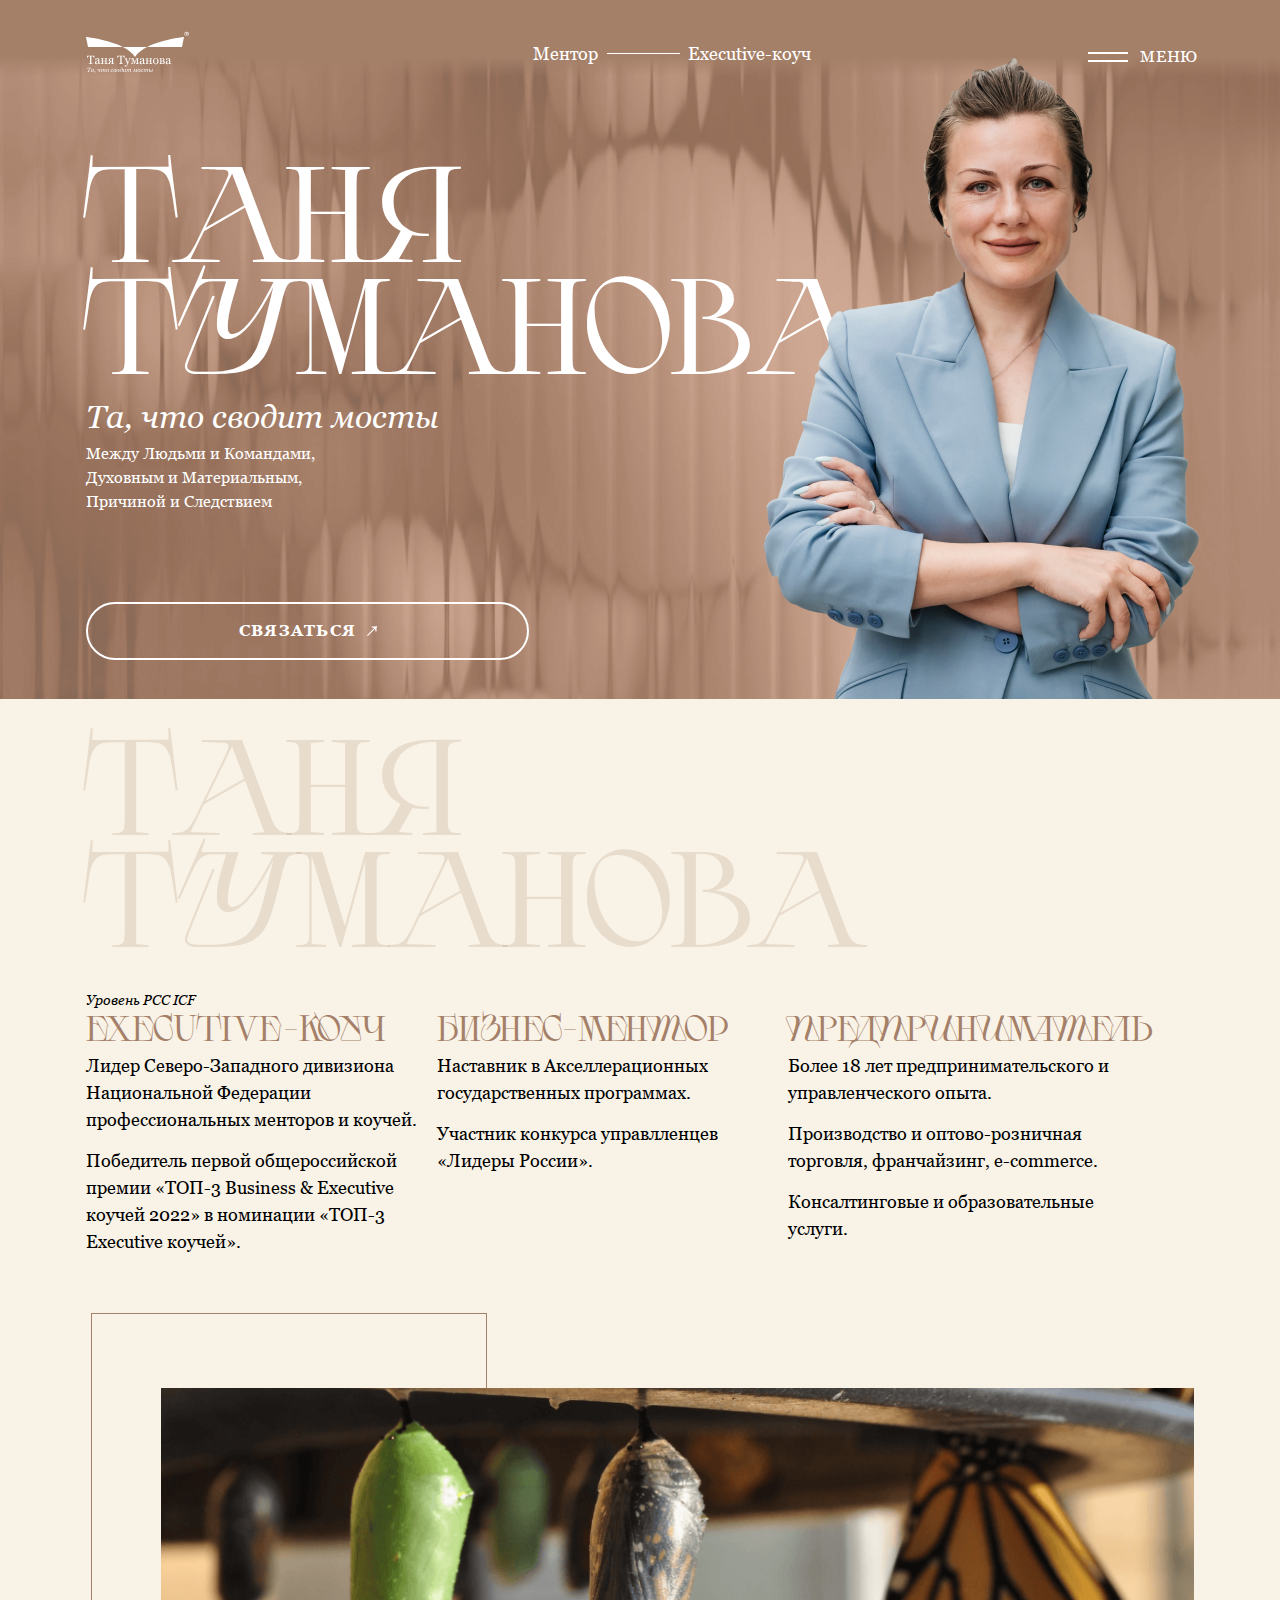
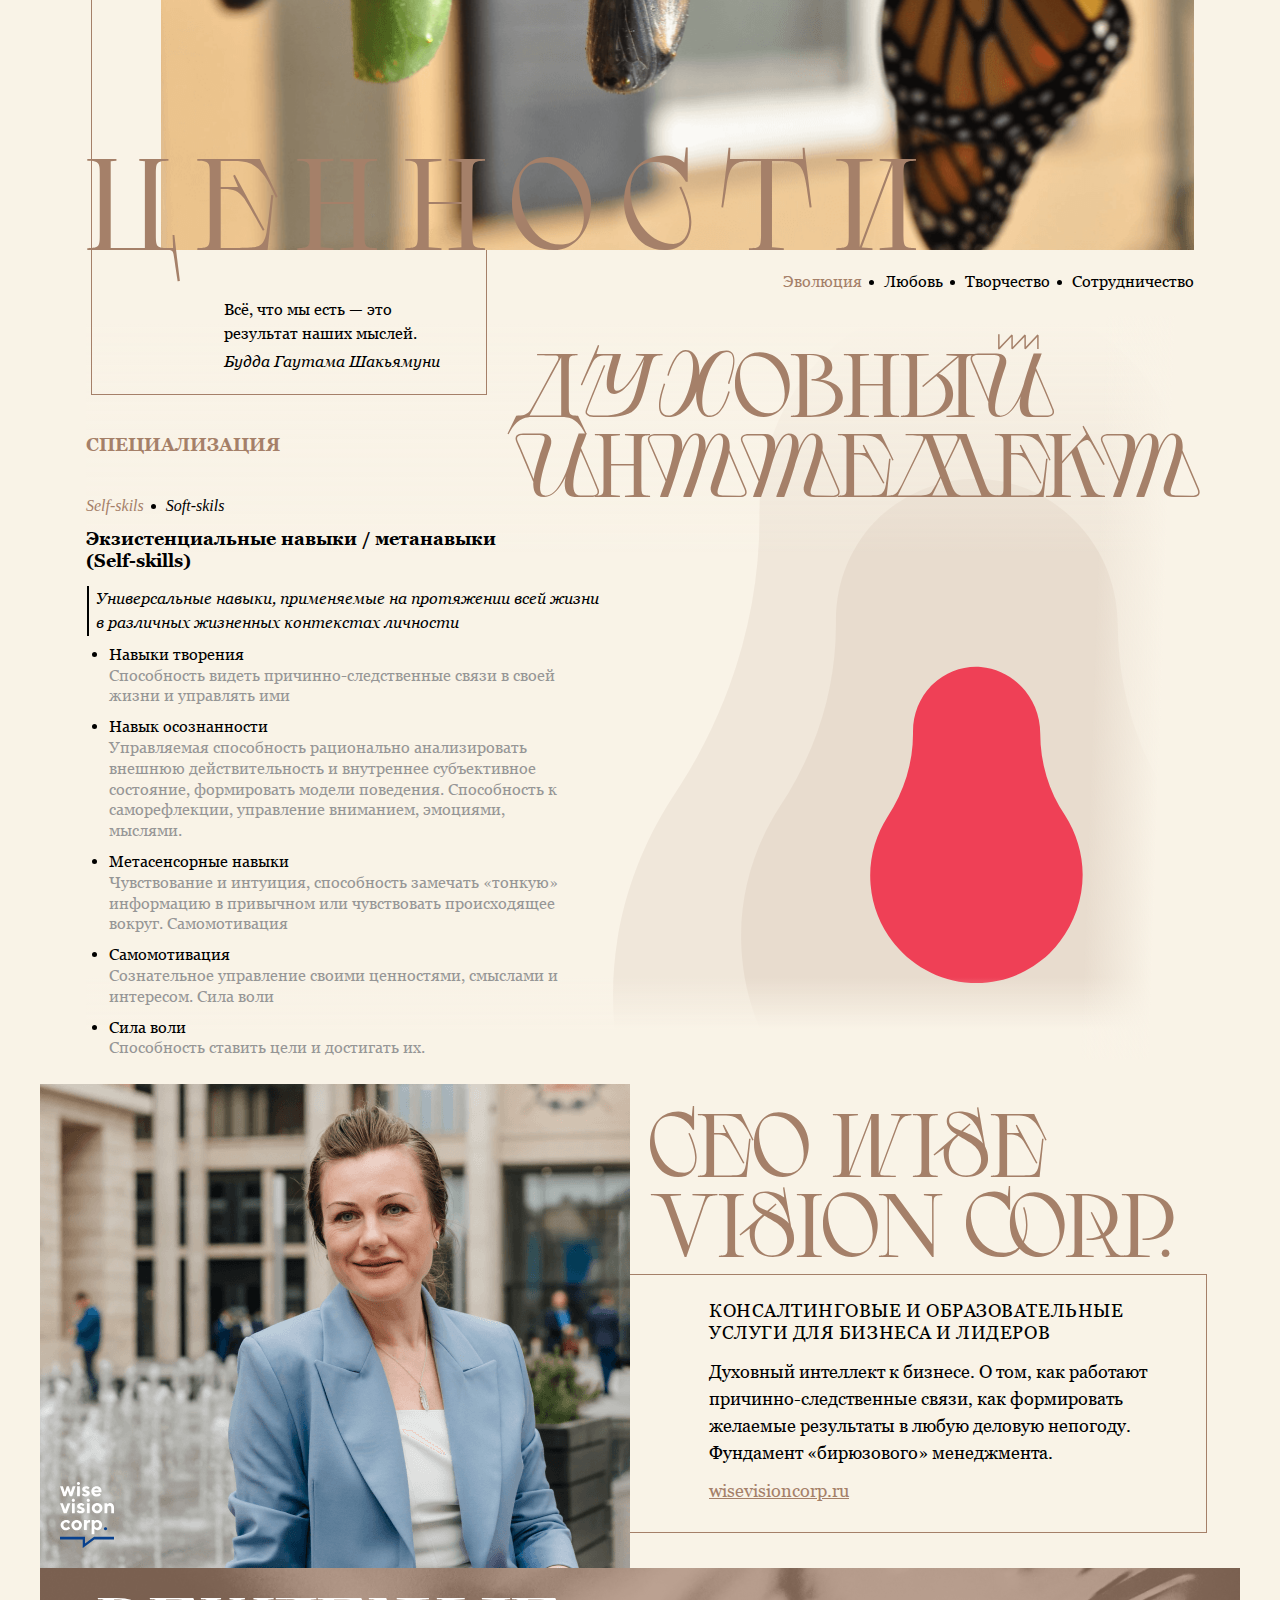
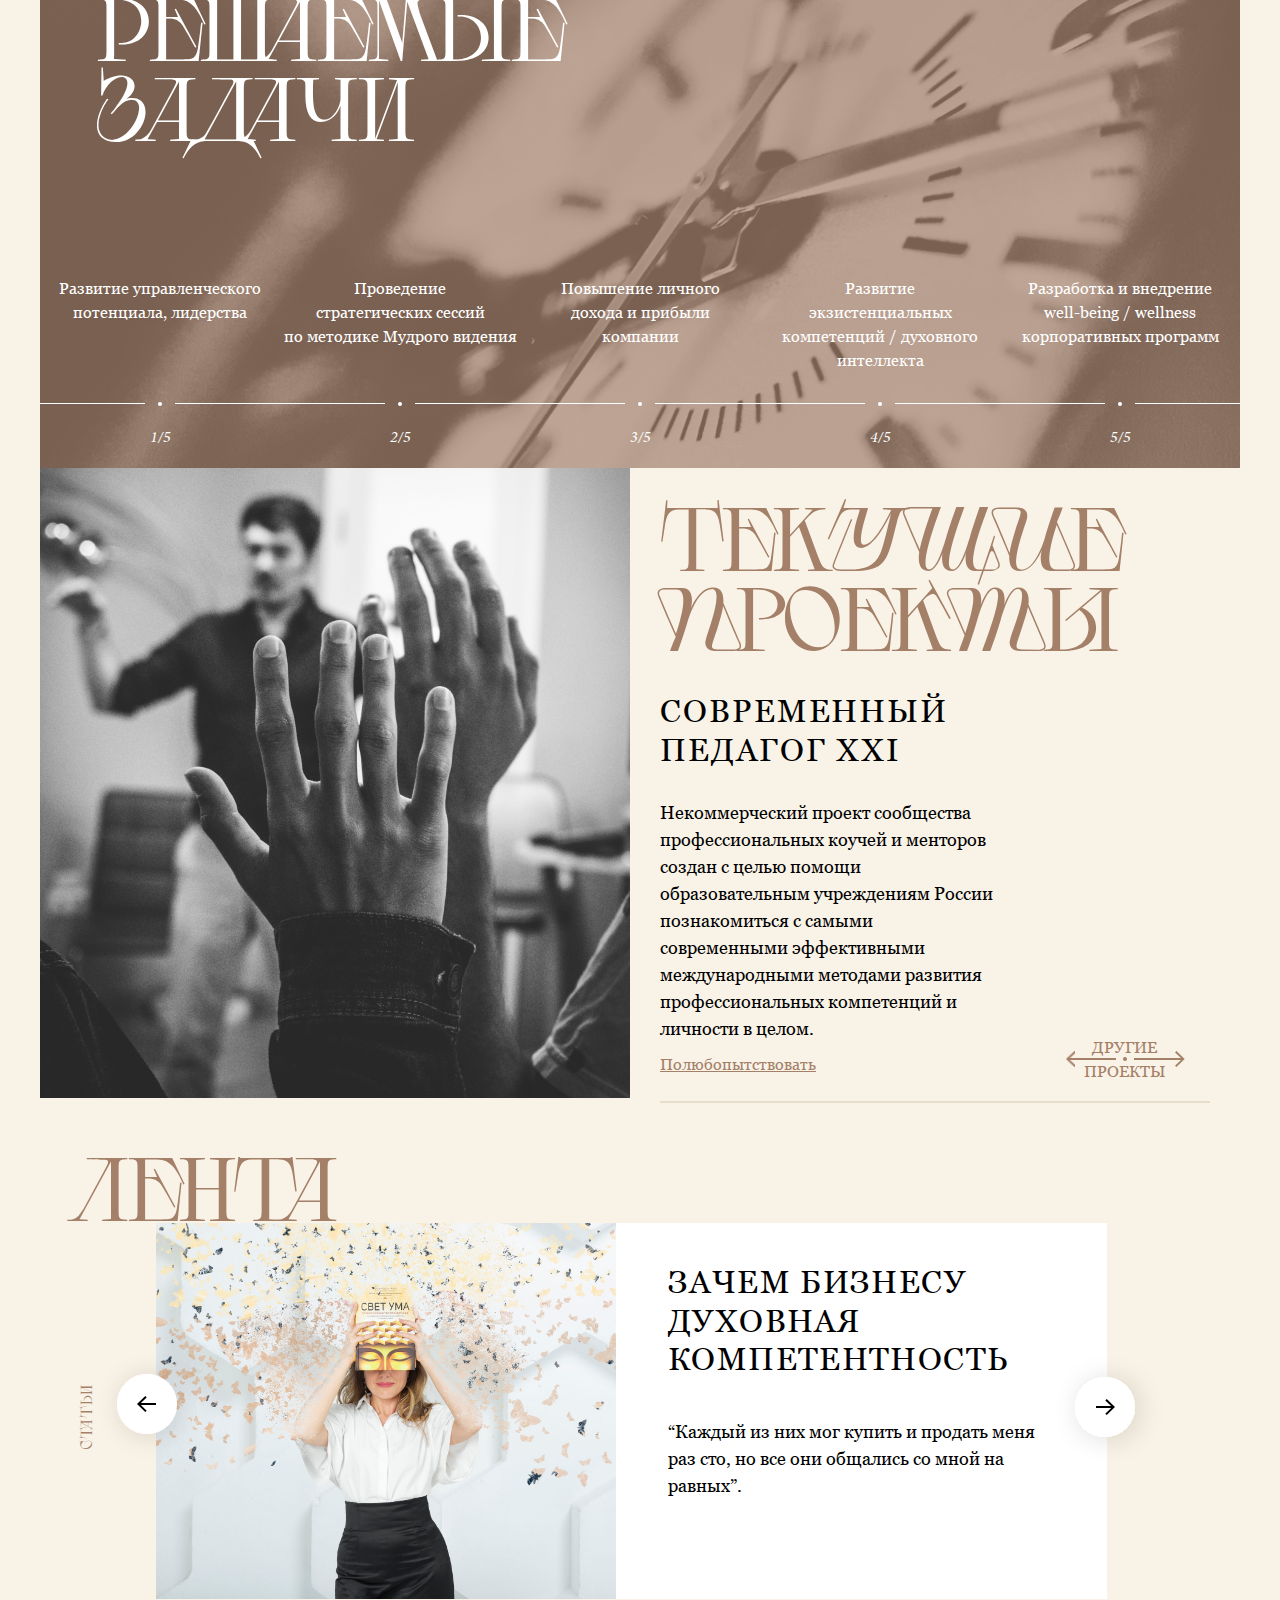
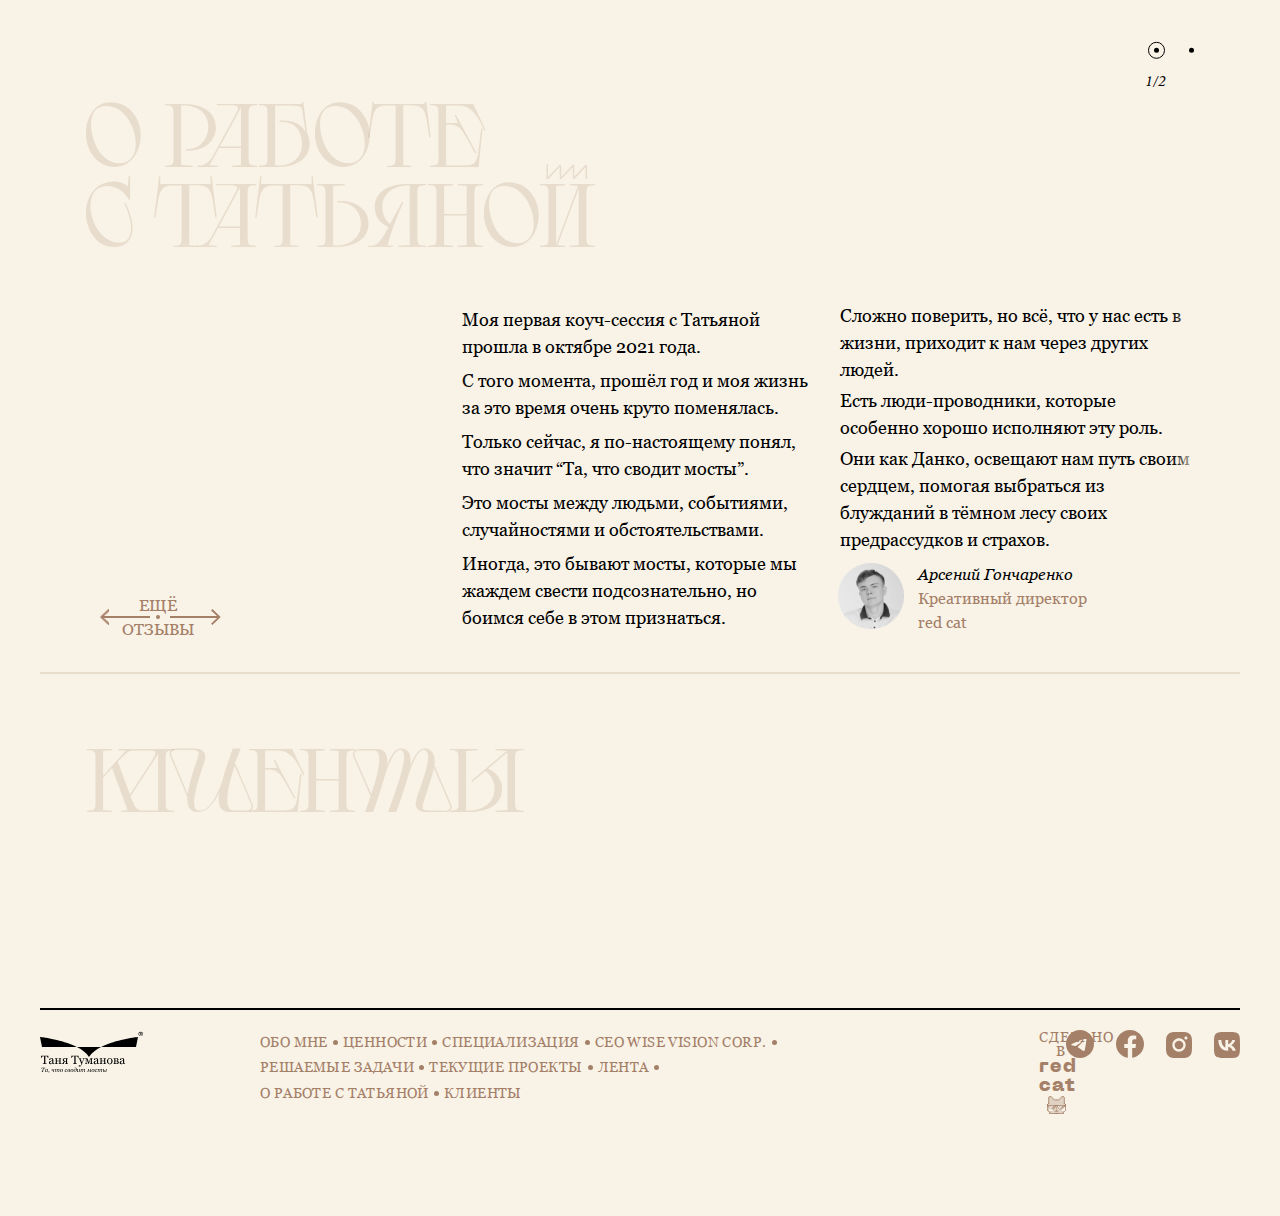
<file: index.html>
<!DOCTYPE html>
<html lang="ru">

<head>
    <meta charset="UTF-8">
    <meta name="viewport" content="width=device-width, initial-scale=1.0">
    <link rel="stylesheet" href="styles/reset.css">
    <link rel="stylesheet" href="styles/style.css">
    <link rel="stylesheet" href="styles/variables.css">
    <link rel="stylesheet" href="styles/media.css">
    <link rel="icon" href="Favicon.svg" type="image/svg+xml">

    <title>Таня Туманова</title>
</head>

<body class="body">
    <header class="header">
        <div class="container flex-between"> 
            <div>
                <a href="index.html"><img src="images/Мост-опора-3.svg" alt="Логотип компании"></a>

            </div>
            <div class="header__center-text">
                <p class="center-text-1">Ментор</p>
                <div class="center-text-block"></div>

                <p class="center-text-2">Executive-коуч</p>
            </div>

            <nav class="header__burger-nav">
                <ul>
                    <li class="header__burger-list"><a id="header-menu-list-1" href="#about_me" class="header__link">ОБО
                            МНЕ</a></li>
                    <li class="header__burger-list"><a id="header-menu-list-2" href="#values"
                            class="header__link">ЦЕННОСти</a></li>
                    <li class="header__burger-list"><a id="header-menu-list-3" href="#specialization"
                            class="header__link">СПЕЦиАлизАЦия</a></li>
                    <li class="header__burger-list"><a id="header-menu-list-4" href="#CEO-WISE-VISION-CORP"
                            class="header__link">CEO WiSE
                            Vision CoRp.</a></li>
                    <li class="header__burger-list"><a id="header-menu-list-5" href="#tasks-to-be-solved"
                            class="header__link">РЕшАЕмыЕ
                            ЗАДАчИ</a></li>
                    <li class="header__burger-list"><a id="header-menu-list-6" href="#current-projects"
                            class="header__link">тЕкущиЕ
                            проЕкты</a></li>
                    <li class="header__burger-list"><a id="header-menu-list-7" href="#lenta"
                            class="header__link">ЛЕнта</a>
                    </li>
                    <li class="header__burger-list"><a id="header-menu-list-8" href="#about-job" class="header__link">О
                            рАботЕ с
                            ТАтьяной</a></li>
                    <li class="header__burger-list"><a id="header-menu-list-9" href="#clients"
                            class="header__link">КЛиЕнты</a>
                    </li>
                </ul>
            </nav>
            <div class="header__burger-menu">
                <span></span>
                <div class="header__text-wrapper">
                    <p class="header__menu-text">МЕНЮ</p>
                </div>

            </div>
        </div>
    </header>
    <div class="btn__page"><a href="#part-1">
            <img class="btn__pageUp" src="./images/btn-up-page.svg" alt="Вверх"
                onmouseover="this.src='./images/btn-up-page-hover.svg';"
                onmouseout="this.src='./images/btn-up-page.svg';"></a>
    </div>
    <section class="mentor__main" id="part-1">
        <section class="container">
            <div class="mentor__main-wrapper">
                <div class="mentor__main-itemWrapper">
                    <div class="header__text-mini">
                        <p class="center-text-1">Ментор</p>
                        <div class="center-text-block"></div>
                        <p class="center-text-2">Executive-коуч</p>
                    </div>
                    <div class="mentor__main-title">

                        <h1>Таня Туманова</h1>
                    </div>
                    <div class="mentor__main-description">Та, что сводит мосты</div>
                    <div class="mentor__main-text">Между Людьми и Командами, Духовным и Материальным, Причиной и
                        Следствием</div>
                    <button onclick="window.location.href= 'https://t.me/tvtumanova';"
                        class="btn mentor__connect-btn">СВЯЗАТЬСЯ
                        <svg class="mentor-circle-arrow" xmlns="http://www.w3.org/2000/svg" width="10" height="10"
                            viewBox="0 0 10 10">
                            <path
                                d="M8.84797 6.0399C8.62668 5.39399 8.45094 4.80993 8.32077 4.28771C8.20361 3.75174 8.13202 3.27762 8.10598 2.86534L0.767182 10L0 9.19019L7.28589 1.99955C6.88236 1.95833 6.42675 1.87587 5.91907 1.75219C5.42442 1.61476 4.87769 1.4361 4.27889 1.21622L4.9623 0.494732C6.73266 0.632159 8.29473 0.467251 9.64853 0L10 0.371051C9.54439 1.78655 9.38819 3.43566 9.53138 5.31841L8.84797 6.0399Z"
                                stroke="none" fill="white" />
                        </svg>
                    </button>
                </div>
                <img class="mentor__main-img" src="./images/coachphoto1.png" alt="Таня Туманова">
            </div>
        </section>
    </section>
    <section class="container mentor">
        <h1 class="mentor__second-section" id="about_me">Таня Туманова</h1>
        <div class="mentor__text-section">
            <div class="mentor__text-item">
                <h5 class="mentor__section-name">Уровень PCC ICF</h5>
                <h3 class="mentor__text-header">EXECUTIVE-КОУЧ
                </h3>
                <div class="mentor__text-description">Лидер Северо-Западного дивизиона Национальной Федерации
                    профессиональных менторов и коучей.
                    <p>Победитель первой общероссийской премии «ТОП-3 Business & Executive коучей 2022» в номинации
                        «ТОП-3 Executive коучей».</p>
                </div>
            </div>
            <div class="mentor__text-item">
                <h3 class="mentor__text-header">БИЗНЕС-МЕНтоР</h3>
                <div class="mentor__text-description">Наставник в Акселлерационных государственных
                    программах.
                    <p>Участник конкурса управлленцев «Лидеры России».</p>
                </div>
            </div>
            <div class="mentor__text-item">
                <h3 class="mentor__text-header">прЕДприНиМАтЕЛь</h3>
                <div class="mentor__text-description">Более 18 лет предпринимательского и управленческого опыта.<p>
                        Производство и оптово-розничная торговля, франчайзинг, e-commerce.</p>
                    <p>Консалтинговые и образовательные услуги.</p>
                </div>
            </div>
        </div>
    </section>
    <section class="values__sl container-spec" id="values">
        <div class="sl__section-title">
            <p>ЦЕННОСТИ</p>
        </div>
        <div class="sl">
            <div class="mentor__rectangle ">
                <div class="sl__section-description">Всё, что мы есть — это результат наших мыслей. <p>Будда Гаутама
                        Шакьямуни</p>
                </div>
            </div>
            <div class="mentor__rectangle-bg">
                <div class="sl__line sl__anim ">
                    <img width="1038" class="sl__img butterfly" src="./images/butterfly.png" alt="Эволюция">
                    <img width="1038" class="sl__img hands-heart" src="./images/hands-heart.png" alt="Любовь">
                    <img width="1038" class="sl__img light-bulp" src="./images/light-bulp.png" alt="Творчество">
                    <img width="1038" class="sl__img hands" src="./images/hands.png" alt="Сотрудничество">
                </div>
            </div>
            <div class="sl__wrapper">
                <div id="SL-values__dot-1" class="sl__dot active-dot">
                    <p class="sl-text__item sl-dot--active">Эволюция</p>
                </div>
                <div id="SL-values__dot-2" class="sl__dot">
                    <p class="sl-text__item">Любовь</p>
                </div>
                <div id="SL-values__dot-3" class="sl__dot">
                    <p class="sl-text__item">Творчество</p>
                </div>
                <div id="SL-values__dot-4" class="sl__dot">
                    <p class="sl-text__item">Сотрудничество</p>
                </div>
            </div>
        </div>
    </section>
    <section class="spirit-int container-spec">
        <div class="spirit-int__title" id="specialization">СПЕЦИАЛИЗАЦИЯ</div>
        <div class="spirit-int__section-title">ДуховНый инттЕллЕкт</div>
        <div class="spirit__sl-pag">
            <div class="sl__dot-1 active-dot-1">
                <p class="sl-text__item-1 sl-dot--active">Self-skils</p>
            </div>
            <div class="sl__dot-1">
                <p class="sl-text__item-1">Soft-skils</p>
            </div>
        </div>
        <div class="sl-1">
            <div class="sl__line-1">
                <div class="sl-img obj-1">
                    <div class="spirit-int__wrapper">
                        Экзистенциальные навыки / метанавыки <br>(Self-skills)
                    </div>
                    <div class="spirit-int__descr descr-1">Универсальные навыки, применяемые на протяжении всей жизни в
                        различных жизненных контекстах личности</div>
                    <div class="spirit-int__lists">
                        <ul>
                            <li>Навыки творения <br><span>Способность видеть причинно-следственные связи в своей жизни и
                                    управлять ими</span></li>
                            <li>Навык осознанности <br><span>Управляемая способность рационально анализировать внешнюю
                                    действительность и внутреннее субъективное состояние, формировать модели поведения.
                                    Способность к саморефлекции, управление вниманием, эмоциями, мыслями.</span></li>
                            <li>Метасенсорные навыки <br> <span>Чувствование и интуиция, способность замечать «тонкую»
                                    информацию в привычном или чувствовать происходящее вокруг. Самомотивация</span>
                            </li>
                            <li>Самомотивация<br><span>Сознательное управление своими ценностями, смыслами и интересом.
                                    Сила воли</span></li>
                            <li>Сила воли<br><span>Способность ставить цели и достигать их.</span></li>
                        </ul>
                    </div>
                </div>
                <div class="sl-img obj-2">
                    <div class="spirit-int__wrapper">
                        Гибкие/кроссконтекстные навыки (Soft skills)
                    </div>
                    <div class="spirit-int__descr descr-2">Спектр навыков, широко применяемых в социальной и личной деятельности
                    </div>
                    <div class="spirit-int__lists">
                        <ul>
                            <li>Эмоциональный интеллект</li>
                            <li>Лидерские навыки<br><span>Управление командой, разрешение конфликтов, делегирование,
                                    наставничество, стратегическое мышление.</span></li>
                            <li>Навыки коммуникации
                            </li>
                            <li>Экологическое мышление</li>
                            <li>Креативность</li>
                        </ul>
                    </div>
                </div>
            </div>
        </div>
        <button class="sl__btn-prev-1 display-none">
        </button>
        <button class="sl__btn-next-1 display-none">
        </button>
    </section>
    <section class="vision-corp container-2 " id="CEO-WISE-VISION-CORP">
        <div class="vision-copr__wrapper">
            <h1 class="vision-copr-text">CEO WISE VISION CORP.</h1>

            <div class="vision-img__wrapper">
                <img class="vision-corp-logo" src="./images/logo.svg" alt="wise vision corp">
                <img class="vision-corp-img" src="./images/Photo.png" alt="Таня Туманова">
            </div>
            <div class="vision-corp__desc-wrapper">
                <h1 class="vision-corp__desc-text">CEO WISE VISION CORP.</h1>
                <div class="mentor__rectangle-2">
                    <div class="vision-copr__rectangle-2-wrapper">
                        <h3>КОНСАЛТИНГОВЫЕ И ОБРАЗОВАТЕЛЬНЫЕ УСЛУГИ ДЛЯ БИЗНЕСА И ЛИДЕРОВ</h3>
                        <div class="vision-corp__descr-text">Духовный интеллект к бизнесе. О том, как работают
                            причинно-следственные связи, как формировать желаемые результаты в любую деловую
                            непогоду.
                            Фундамент
                            «бирюзового» менеджмента.</div>
                        <div class="vision-corp__descr-link">wisevisioncorp.ru</div>
                    </div>
                </div>
            </div>
        </div>
    </section>
    <section class="problem-solving container-2">
        <div class="problem-solving__title" id="tasks-to-be-solved">РЕШАЕМЫЕ <br>ЗАДАЧИ</div>
        <ul class="problem-solving__wrapper">

            <li class="problem-solving__list">


                <div class="problem-solving__line__wrapper">
                    <svg class="problem-solving__line problem-svg" xmlns="http://www.w3.org/2000/svg" width="240"
                        height="1" fill="none">
                        <path stroke="#fff" d="M0 .5h240" />
                    </svg>
                    <svg class="problem-solving__line problem-svg" xmlns="http://www.w3.org/2000/svg" width="240"
                        height="1" fill="none">
                        <path stroke="#fff" d="M0 .5h240" />
                        <div id="progress-bar-i-1" class="problem-solving__progress-bar-circle"></div>

                    </svg>
                </div>


                <div class="problem-solving__item-1">
                    <p class="problem-solving__item-text">Развитие управленческого потенциала, лидерства</p>
                    <div class="problem-solving__progress-bar-i">1/5</div>
                </div>
            </li>
            <li class="problem-solving__list">
                <div class="problem-solving__line__wrapper">
                    <svg class="problem-solving__line problem-svg" xmlns="http://www.w3.org/2000/svg" width="240"
                        height="1" fill="none">
                        <path stroke="#fff" d="M0 .5h240" />
                    </svg>
                    <svg class="problem-solving__line problem-svg" xmlns="http://www.w3.org/2000/svg" width="240"
                        height="1" fill="none">
                        <path stroke="#fff" d="M0 .5h240" />
                        <div id="progress-bar-i-2" class="problem-solving__progress-bar-circle"></div>
                    </svg>

                </div>
                <div class="problem-solving__item-2">
                    <p class="problem-solving__item-text">Проведение <br>стратегических сессий <br>по методике Мудрого
                        видения</p>
                    <div class="problem-solving__progress-bar-i">2/5</div>
                </div>
            </li>
            <li class="problem-solving__list">
                <div class="problem-solving__line__wrapper">

                    <svg class="problem-solving__line problem-svg" xmlns="http://www.w3.org/2000/svg" width="240"
                        height="1" fill="none">
                        <path stroke="#fff" d="M0 .5h240" />
                    </svg>
                    <svg class="problem-solving__line problem-svg" xmlns="http://www.w3.org/2000/svg" width="240"
                        height="1" fill="none">
                        <path stroke="#fff" d="M0 .5h240" />
                        <div id="progress-bar-i-3" class="problem-solving__progress-bar-circle"></div>

                    </svg>

                </div>

                <div class="problem-solving__item-3">
                    <p class="problem-solving__item-text">Повышение личного<br> дохода и прибыли<br> компании</p>
                    <div class="problem-solving__progress-bar-i">3/5</div>

                </div>
            </li>
            <li class="problem-solving__list">
                <div class="problem-solving__line__wrapper">

                    <svg class="problem-solving__line problem-svg" xmlns="http://www.w3.org/2000/svg" width="240"
                        height="1" fill="none">
                        <path stroke="#fff" d="M0 .5h240" />
                    </svg>
                    <svg class="problem-solving__line problem-svg" xmlns="http://www.w3.org/2000/svg" width="240"
                        height="1" fill="none">
                        <path stroke="#fff" d="M0 .5h240" />
                        <div id="progress-bar-i-4" class="problem-solving__progress-bar-circle"></div>

                    </svg>
                </div>

                <div class="problem-solving__item-4">
                    <p class="problem-solving__item-text">Развитие<br> экзистенциальных компетенций / духовного
                        интеллекта</p>
                    <div class="problem-solving__progress-bar-i">4/5</div>


                </div>
            </li>
            <li class="problem-solving__list">
                <div class="problem-solving__line__wrapper">

                    <svg class="problem-solving__line problem-svg" xmlns="http://www.w3.org/2000/svg" width="240"
                        height="1" fill="none">
                        <path stroke="#fff" d="M0 .5h240" />
                    </svg>
                    <svg class="problem-solving__line problem-svg" xmlns="http://www.w3.org/2000/svg" width="240"
                        height="1" fill="none">
                        <path stroke="#fff" d="M0 .5h240" />
                        <div id="progress-bar-i-5" class="problem-solving__progress-bar-circle"></div>

                    </svg>
                </div>

                <div class="problem-solving__item-5">
                    <p class="problem-solving__item-text">Разработка и внедрение<br> well-being / wellness корпоративных
                        программ</p>
                    <div class="problem-solving__progress-bar-i">5/5</div>


                </div>
            </li>
        </ul>
    </section>
    <section class="current-project sl-2 container-2 grabbing">
        <h2 class="current-project__title" id="current-projects">ТЕКущиЕ проЕкты</h2>
        <div class="sl__line-2">
            <div class="sl-img-2">
                <div class="margin-wrapper">
                    <div class="current-project__wrapper">
                        <div class="current-project-img">
                            <img src="./images/five.png" alt="Текущие проекты">
                        </div>
                        <div class="current-project__descr-wrapper">
                            <div class="current-project__descr-title">Современный <br>педагог XXI</div>
                            <div class="current-project__descr-text">Некоммерческий проект сообщества профессиональных
                                коучей и менторов создан с целью помощи образовательным учреждениям России познакомиться
                                с
                                самыми современными эффективными международными методами развития профессиональных
                                компетенций и личности в целом.</div>
                            <div class="current-project__descr-link"><a href="#">Полюбопытствовать</a></div>

                        </div>
                    </div>
                </div>
            </div>
            <div class="sl-img-2">
                <div class="margin-wrapper">
                    <div class="current-project__wrapper">

                        <div class="current-project-img">
                            <img src="./images/five-2.png" alt="Текущие проекты">
                        </div>
                        <div class="current-project__descr-wrapper">
                            <div class="current-project__section-title">
                            </div>
                            <div class="current-project__descr-title">Эмоциональный <br> интеллект <br> на работе и
                                дома
                            </div>
                            <div class="current-project__descr-text">Компетенция настоящего, чтобы было будущее.
                                Практикоориентированные вебинары с конспектами и материалами для самостоятельной
                                работы
                                по
                                развитию эмоциональной компетентности.</div>
                            <div class="current-project__descr-link"><a href="#">Полюбопытствовать</a></div>
                        </div>
                    </div>
                </div>
            </div>
        </div>
        <div class="sl-2__btns-wrapper">
            <button class="sl__btn-prev-2 btn-sl-2">
                <svg class="prev-arrow-svg-2" xmlns="http://www.w3.org/2000/svg"
                    xmlns:xlink="http://www.w3.org/1999/xlink" width="10" height="16">
                    <image
                        xlink:href="[data-uri]"
                        width="10" height="16" x="1" data-name="Слой 1" />
                </svg>

                <svg class="prev-stick-svg-2" xmlns="http://www.w3.org/2000/svg" width="48" height="2">
                    <path fill="#A58069" d="M0 2h48V0H0v2Z" />
                </svg>
            </button>
            <div class="btn-nxt-circle-1"></div>
            <button class="sl__btn-next-2 btn-sl-2">
                <svg class="next-stick-svg-2" xmlns="http://www.w3.org/2000/svg" width="48" height="2">
                    <path fill="#A58069" d="M0 2h48V0H0v2Z" />
                </svg>
                <svg class="next-arrow-svg-2" xmlns="http://www.w3.org/2000/svg" width="10" height="16" fill="none">
                    <path fill="#A58069" d="M1.422 16 0 14.643 6 9V7L0 1.375 1.422 0l8.272 8-8.272 8Z" />
                </svg>
            </button>
            <p>ДРУГИЕ <br>
                ПРОЕКТЫ</p>
        </div>
    </section>
    <section class="lenta sl-3" id="lenta">
        <div class="lenta__section-title">
            <h2>ЛЕНТА</h2>
        </div>
        <div class="lenta__text">СТАТЬИ</div>
        <div class="sl__line-3">
            <div class="sl3-inner">
                <div id="sl3-1 card" class="sl-img-3">
                    <a href="#">
                        <div class="sl-lenta__wrapper">
                                <img class="gold-mask" src="./images/gold-mask.jpg" alt="Текущие проекты">
                            <div class="lenta__descr-wrapper">
                                <h3>Зачем бизнесу <br>духовная компетентность</h3>
                                <p>“Каждый из них мог купить и продать меня раз сто, но все они
                                    общались со мной на равных”.</p>
                            </div>
                        </div>
                    </a>
                </div>
                <div id="sl3-2 card" class="sl-img-3">
                    <a href="nature.html">
                        <div class="sl-lenta__wrapper ">
                                <img class="people" src="./images/people.png" alt="Текущие проекты">
                            <div class="lenta__descr-wrapper">
                                <h3>Природа реальности</h3>
                                <p>Не ровен час засвидетельствуем полное слияние науки,
                                    философии и религии!</p>
                            </div>
                        </div>
                    </a>
                </div>
            </div>
        </div>
        <div class="form-footer">
            <div class="lenta-dots__wrapper">
                <div class="lenta__radio ">
                    <input type="radio" id="radio" value="1" name="radio" class="sl__dot-3 active-dot-3" checked>
                    <label for="radio"></label>
                </div>
                <div class="lenta__radio ">
                    <input type="radio" id="radio-2" value="2" name="radio" class="sl__dot-3">
                    <label for="radio-2"></label>
                </div>
            </div>
            <div class="sl__lenta-btn">
                <button class="sl__btns-3 sl__btn-prev-3"><img src="./images/left-arrow-circle.svg" alt="Бизнес уикенд"
                        onmouseover="this.src='./images/left-arrow-circle-hover.svg';"
                        onmouseout="this.src='./images/left-arrow-circle.svg';">
                </button>
                <button class="sl__btns-3 sl__btn-next-3"><img src="./images/right-arrow-circle.svg" alt="вправо"
                        onmouseover="this.src='./images/right-arrow-circle-hover.svg';"
                        onmouseout="this.src='./images/right-arrow-circle.svg';">
                </button>
            </div>
            <div class="lenta__dots-number">
                <div class="lenta__dots-item dots-number-active">
                    1/2
                </div>
                <div class="lenta__dots-item">
                    2/2
                </div>
            </div>
        </div>
    </section>
    <section class="review sl-4 container" id="about-job">
        <div class="review__section-title">
            <h2>О РАБОТЕ<br> С ТАТЬЯНОЙ</h2>
        </div>
        <div class="sl__epmty-block"></div>
        <div class="sl__epmty-block-2"></div>
        <div class="sl__line-4">

            <div class="sl-img-4">
                    <div class="review__descr-wrapper">
                        <div class="review__descr-text__wrapper">
                            <div class="review__descr-text">
                                <p class="review__text">Моя первая коуч-сессия с Татьяной прошла в октябре 2021 года.
                                </p>
                                <p class="review__text">С того момента, прошёл год и
                                    моя жизнь за это время очень круто поменялась.</p>

                                <p class="review__text">Только сейчас, я по-настоящему понял, что значит “Та,
                                    что сводит мосты”.</p>
                                <p class="review__text">Это мосты между людьми, событиями, случайностями и
                                    обстоятельствами.
                                <p class="review__text">Иногда, это
                                    бывают мосты, которые мы жаждем свести подсознательно, но боимся себе в этом
                                    признаться.
                                </p>
                            </div>
                            <div class="review__descr-text">
                                <p class="review__text-2">Сложно поверить, но всё, что у нас есть в жизни, приходит к
                                    нам
                                    через других людей.</p>
                                <p class="review__text-2">Есть люди-проводники, которые особенно хорошо исполняют эту
                                    роль.</p>

                                <p class="review__text-2">Они как Данко, освещают нам путь своим сердцем, помогая
                                    выбраться из блужданий в тёмном лесу своих предрассудков и страхов.</p>
                                <div class="review__profile-user">
                                    <div class="review__profile-avatar">
                                        <img src="./images/profile.png" alt="Профиль">
                                    </div>
                                    <div class="review__profile-data">
                                        <div class="review__profile-user-name">
                                            <p>Арсений Гончаренко</p>
                                        </div>
                                        <div class="review__profile-user-comment">Креативный директор<br>red cat</div>
                                    </div>
                            </div>
                        </div>
                    </div>
                </div>
            </div>
            <div class="sl-img-4">
                    <div class="review__descr-wrapper">
                        <div class="review__descr-text__wrapper">
                            <div class="review__descr-text">
                                <p class="review__text">Моя первая коуч-сессия с Татьяной прошла в октябре 2021
                                    года.
                                </p>
                                <p class="review__text">С того момента, прошёл год и
                                    моя жизнь за это время очень круто поменялась.</p>

                                <p class="review__text">Только сейчас, я по-настоящему понял, что значит “Та,
                                    что сводит мосты”.</p>
                                <p class="review__text">Это мосты между людьми, событиями, случайностями и
                                    обстоятельствами.
                                <p class="review__text">Иногда, это
                                    бывают мосты, которые мы жаждем свести подсознательно, но боимся себе в этом
                                    признаться.
                                </p>
                            </div>
                            <div class="review__descr-text">
                                <p class="review__text-2">Сложно поверить, но всё, что у нас есть в жизни, приходит к
                                    нам
                                    через других людей.</p>
                                <p class="review__text-2">Есть люди-проводники, которые особенно хорошо исполняют эту
                                    роль.</p>

                                <p class="review__text-2">Они как Данко, освещают нам путь своим сердцем, помогая
                                    выбраться из блужданий в тёмном лесу своих предрассудков и страхов.</p>
                                <div class="review__profile-user">
                                    <div class="review__profile-avatar">
                                        <img src="./images/profile.png" alt="Профиль">
                                    </div>
                                    <div class="review__profile-data">
                                        <div class="review__profile-user-name">
                                            <p>Арсений Гончаренко</p>
                                        </div>
                                        <div class="review__profile-user-comment">Креативный директор<br>red cat
                                        </div>
                                    </div>
                                </div>
                            </div>
                        </div>
                </div>

            </div>


        </div>
        <div class="sl-4__btns-wrapper">
            <p>ЕЩЁ</p>
            <p>ОТЗЫВЫ</p>

            <button class="sl__btn-prev-4">
                <svg class="prev-arrow-svg-4" xmlns="http://www.w3.org/2000/svg"
                    xmlns:xlink="http://www.w3.org/1999/xlink" width="10" height="16">
                    <image
                        xlink:href="[data-uri]"
                        width="10" height="16" x="1" data-name="Слой 1" />
                </svg>

                <svg class="prev-stick-svg-4" xmlns="http://www.w3.org/2000/svg" width="48" height="2">
                    <path fill="#A58069" d="M0 2h48V0H0v2Z" />
                </svg>
            </button>
            <div class="btn-nxt-circle-2"></div>
            <button class="sl__btn-next-4">
                <svg class="next-stick-svg-4" xmlns="http://www.w3.org/2000/svg" width="48" height="2">
                    <path fill="#A58069" d="M0 2h48V0H0v2Z" />
                </svg>
                <svg class="next-arrow-svg-4" xmlns="http://www.w3.org/2000/svg" width="10" height="16" fill="none">
                    <path fill="#A58069" d="M1.422 16 0 14.643 6 9V7L0 1.375 1.422 0l8.272 8-8.272 8Z" />
                </svg>
            </button>
        </div>
    </section>
    <section class="container clients" id="clients">
        <div class="clients__section-title">
            <h2>КЛиЕнты</h2>
        </div>
            <div class="marquee">
                <div class="empty-client-block-l"></div>
                <div class="empty-client-block-r"></div>
            <div class="clients__logos-wrapper marquees">
               <span> <img class="clients__logos-img clients__logos-img-1" onmouseover="this.src='./images/MBM-logo-dark.svg';"
                    onmouseout="this.src='./images/MBM-logo.svg';" height="50" width="274" src="./images/MBM-logo.svg"
                    alt="MBM.MOS">
              
                <img class="clients__logos-img clients__logos-img-2" src="./images/Росконгресс.svg"
                    onmouseover="this.src='./images/Росконгрес-dark.svg';" height="57px" width="302px"
                    onmouseout="this.src='./images/Росконгресс.svg';" alt="Росконгресс">

                <img class="clients__logos-img clients__logos-img-3" onmouseover="this.src='./images/Департамент-red.svg';"
                    onmouseout="this.src='./images/Департамент.svg';" src="./images/Департамент.svg" height="60px" width="284px"
                    alt="Департамент предпринимателства и инновационного развития города Москвы">

                <img class="clients__logos-img clients__logos-img-4" src="./images/бизнес-икенд.svg"  height="70" width="189px"
                    onmouseover="this.src='./images/бизнес-уикенд-black.svg';"
                    onmouseout="this.src='./images/бизнес-икенд.svg';" alt="Бизнес уикенд">
                </span>
                <span> <img class="clients__logos-img clients__logos-img-1" onmouseover="this.src='./images/MBM-logo-dark.svg';"
                    onmouseout="this.src='./images/MBM-logo.svg';" height="50" width="274" src="./images/MBM-logo.svg"
                    alt="MBM.MOS">
              
                <img class="clients__logos-img clients__logos-img-2" src="./images/Росконгресс.svg"
                    onmouseover="this.src='./images/Росконгрес-dark.svg';" height="57px" width="302px"
                    onmouseout="this.src='./images/Росконгресс.svg';" alt="Росконгресс">

                <img class="clients__logos-img clients__logos-img-3" onmouseover="this.src='./images/Департамент-red.svg';"
                    onmouseout="this.src='./images/Департамент.svg';" src="./images/Департамент.svg" height="60px" width="284px"
                    alt="Департамент предпринимателства и инновационного развития города Москвы">

                <img class="clients__logos-img clients__logos-img-4" src="./images/бизнес-икенд.svg"  height="70" width="189px"
                    onmouseover="this.src='./images/бизнес-уикенд-black.svg';"
                    onmouseout="this.src='./images/бизнес-икенд.svg';" alt="Бизнес уикенд">
                </span>
            </div>
        </div>
    </section>
    <footer class="container-4">
        <div class="footer__wrapper">
            <img class="black-logo-img" src="./images/black-logo.svg" alt="Логотип компании">
            <div class="footer__menu-wrapper">
                <ul class="footer__menu-list">
                    <li class="footer__menu-item"><a class="footer__menu-link" href="#about_me">Обо мне</a></li>
                    <li class="footer__menu-item"><a class="footer__menu-link" href="#values">Ценности</a></li>
                    <li class="footer__menu-item"><a class="footer__menu-link" href="#specialization">Специализация</a>
                    </li>
                    <li class="footer__menu-item"><a class="footer__menu-link" href="#CEO-WISE-VISION-CORP">CEO Wise
                            Vision Corp.</a></li>
                    <li class="footer__menu-item"><a class="footer__menu-link" href="#tasks-to-be-solved">Решаемые
                            задачи</a></li>
                    <li class="footer__menu-item"><a class="footer__menu-link" href="#current-projects">Текущие
                            проекты</a></li>

                    <li class="footer__menu-item"><a class="footer__menu-link" href="#lenta">Лента</a></li>
                    <li class="footer__menu-item"><a class="footer__menu-link" href="#about-job">О Работе с Татьяной</a>
                    </li>

                    <li class="footer__menu-item"><a class="footer__menu-link" href="#clients">Клиенты</a></li>
                </ul>
            </div>
            <div class="footer__made-with-wrapper">
                <div class="footer__made-with-social-media">
                    <a href="https://t.me/tvtumanova">
                        <img class="tg__footer-icon" src="./images/Telegram.svg"
                            onmouseover="this.src='./images/TG_hover.svg';"
                            onmouseout="this.src='./images/Telegram.svg';" alt="Telegram">
                    </a>
                    <a href="https://www.facebook.com/tvtumanova">
                        <img class="fc__footer-icon" src="./images/Facebook.svg"
                            onmouseover="this.src='./images/Facebook_hover.svg';"
                            onmouseout="this.src='./images/Facebook.svg';" alt="Facebook"></a>
                    <a href="https://www.instagram.com/tvtumanova">
                        <img class="in__footer-icon" src="./images/Instagram.svg"
                            onmouseover="this.src='./images/INSHOVER.svg';"
                            onmouseout="this.src='./images/Instagram.svg';" alt="Instagram"></a>
                    <a href="https://vk.com/tvtumanova">
                        <img class="vk__footer-icon" src="./images/VK.svg"
                            onmouseover="this.src='./images/VK_hover.svg';" onmouseout="this.src='./images/VK.svg';"
                            alt="VK"></a>
                </div>
                <div class="footer__text-wrapper">
                    <a href="http://redcat.moscow/files/welcome-pres-redcat.pdf"> <p class="footer-text">Сделано в <span class="footer__red-cat-name">red cat</span>
                     
                        <img
                            class="footer__red-cat-logo" src="./images/Red-Cat_logo.svg" alt="Red-cat-logo"></p></a>
                </div>
            </div>
        </div>
    </footer>

    <script src="./script/script.js"></script>
     <script src="./script/slider.js"></script>
</body>

</html>
</file>
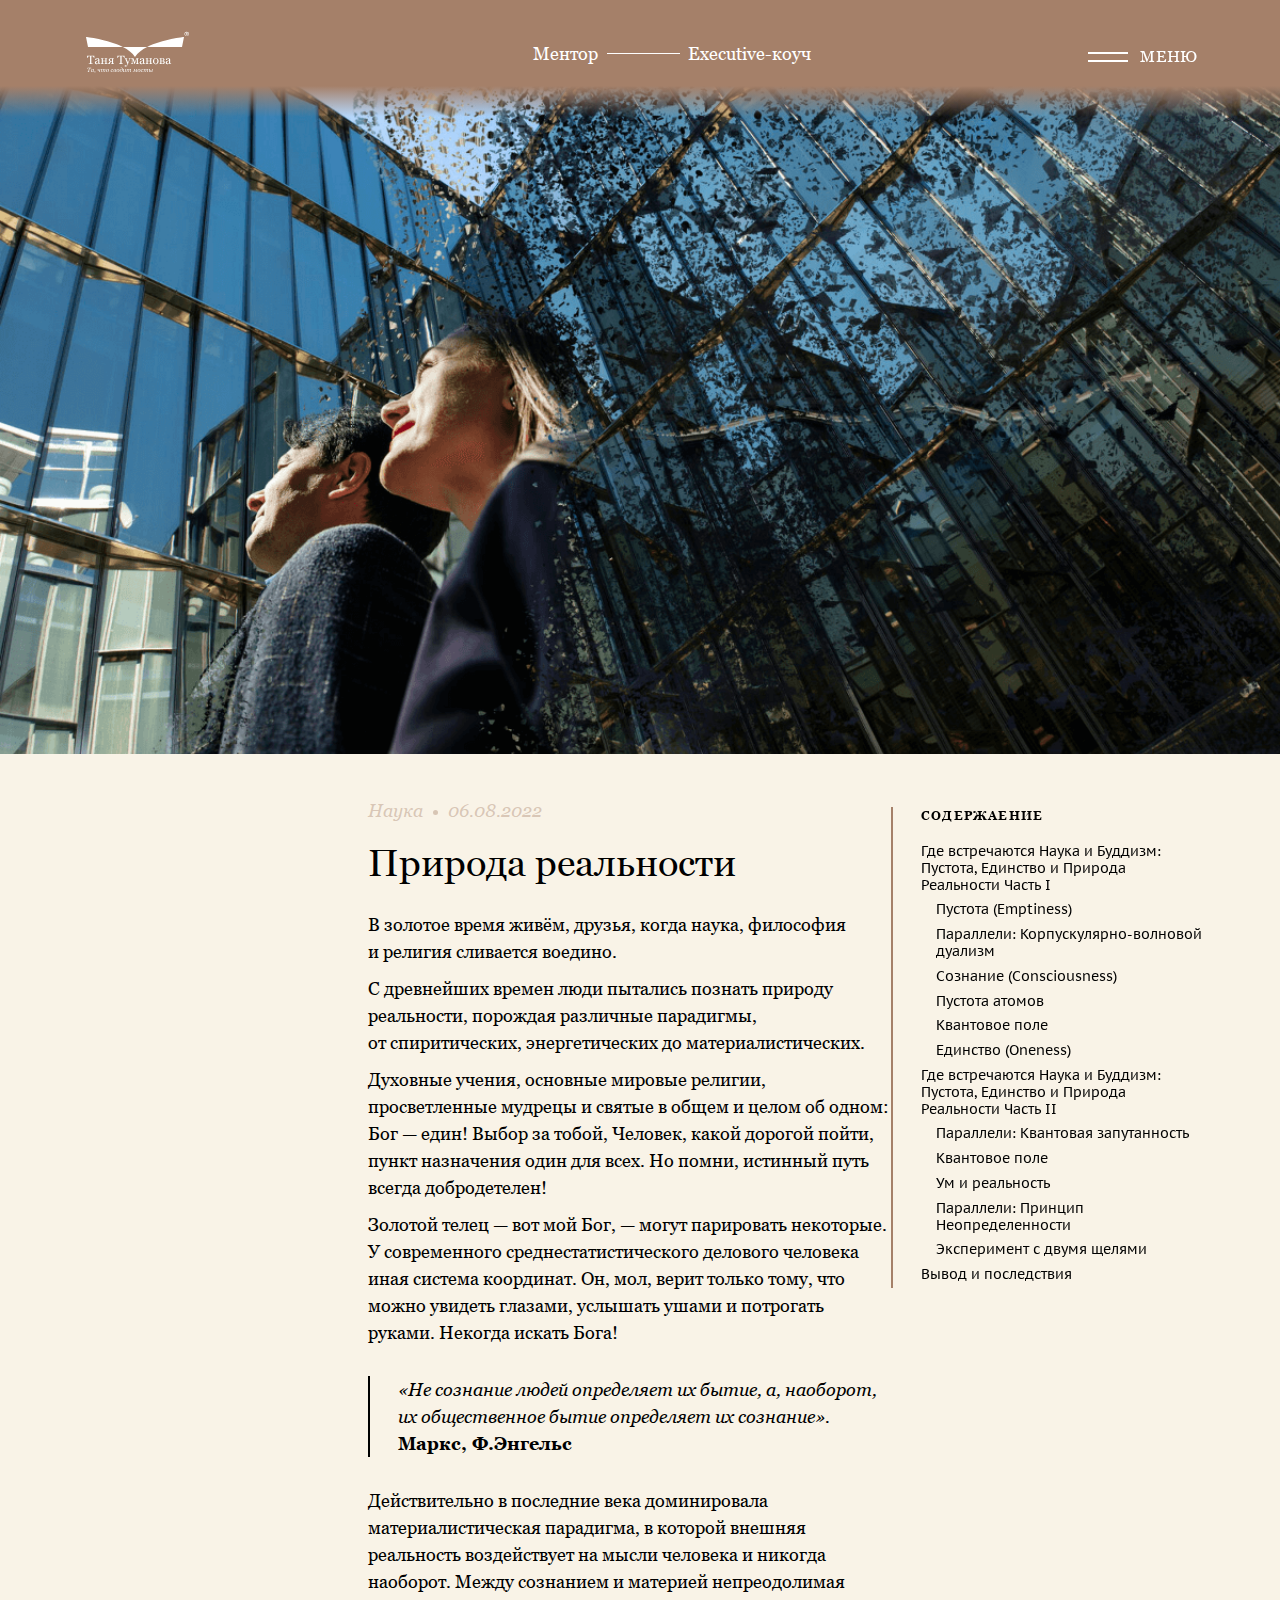
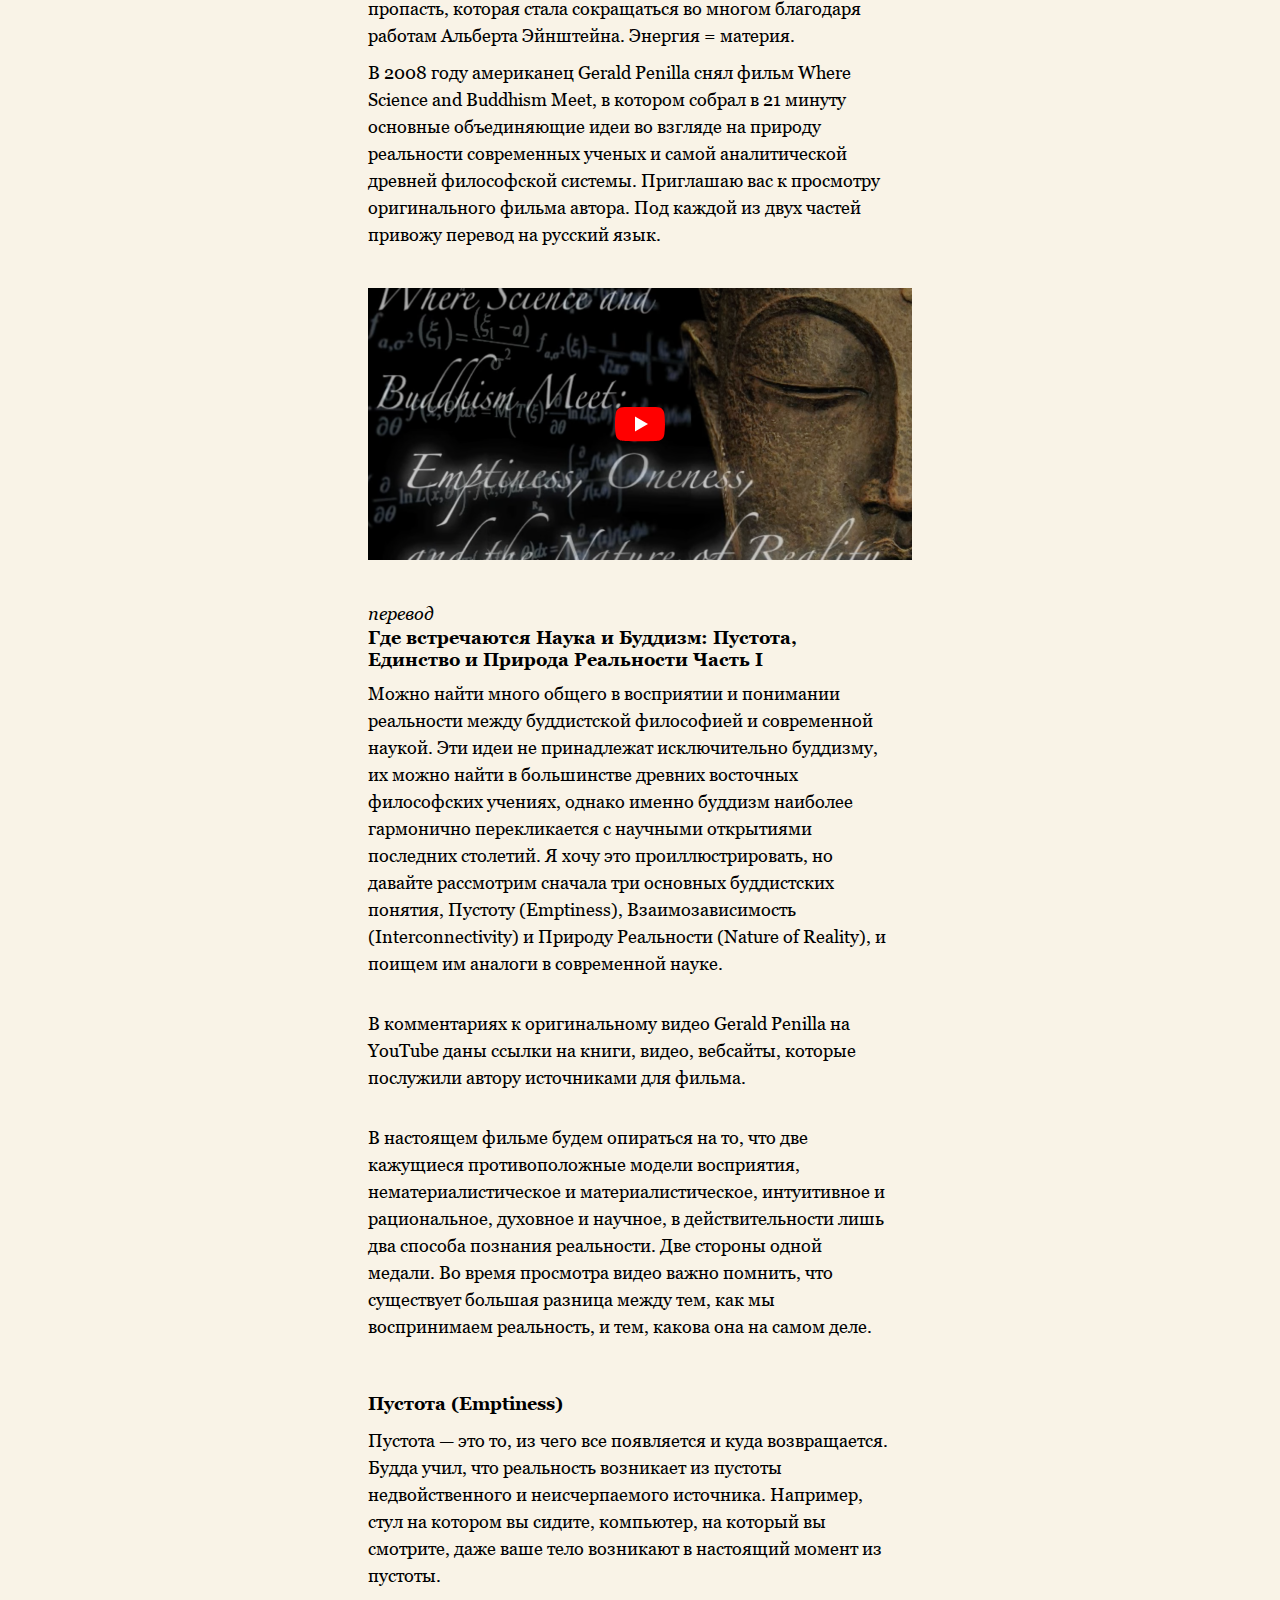
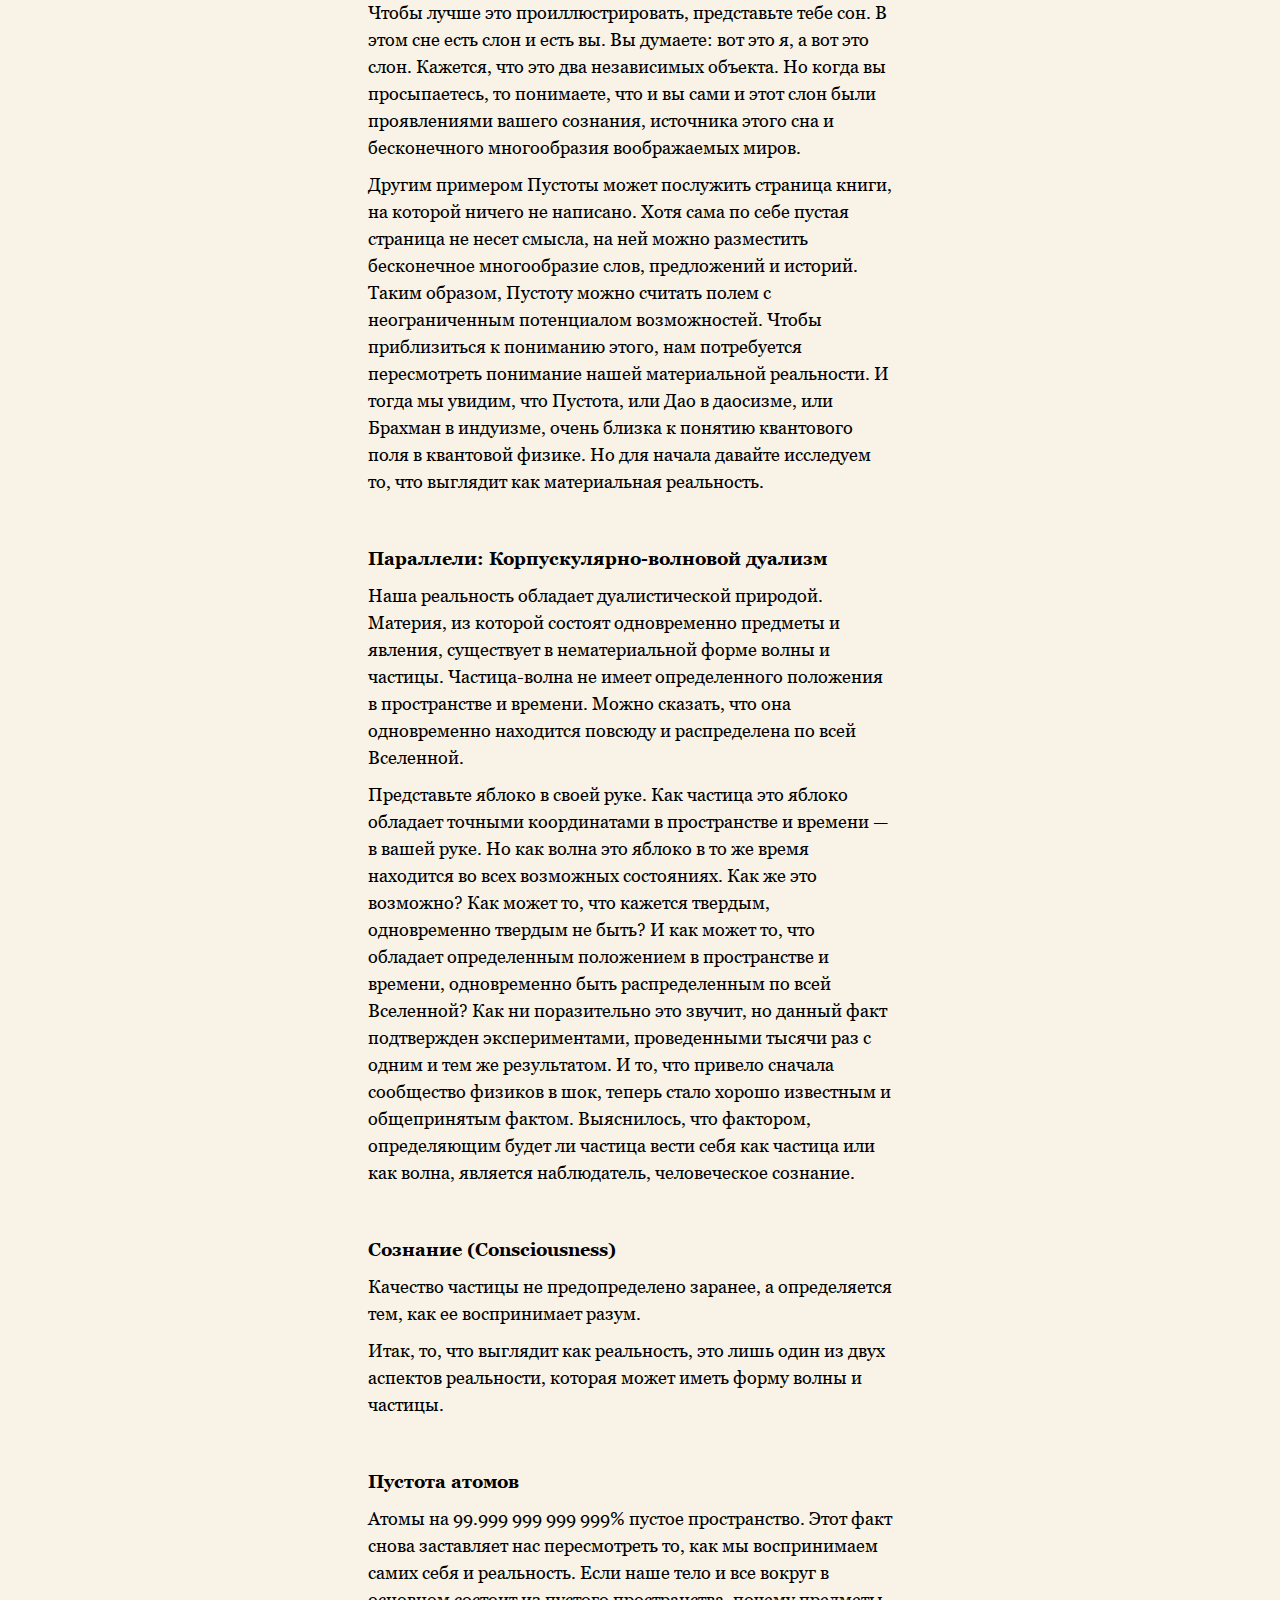
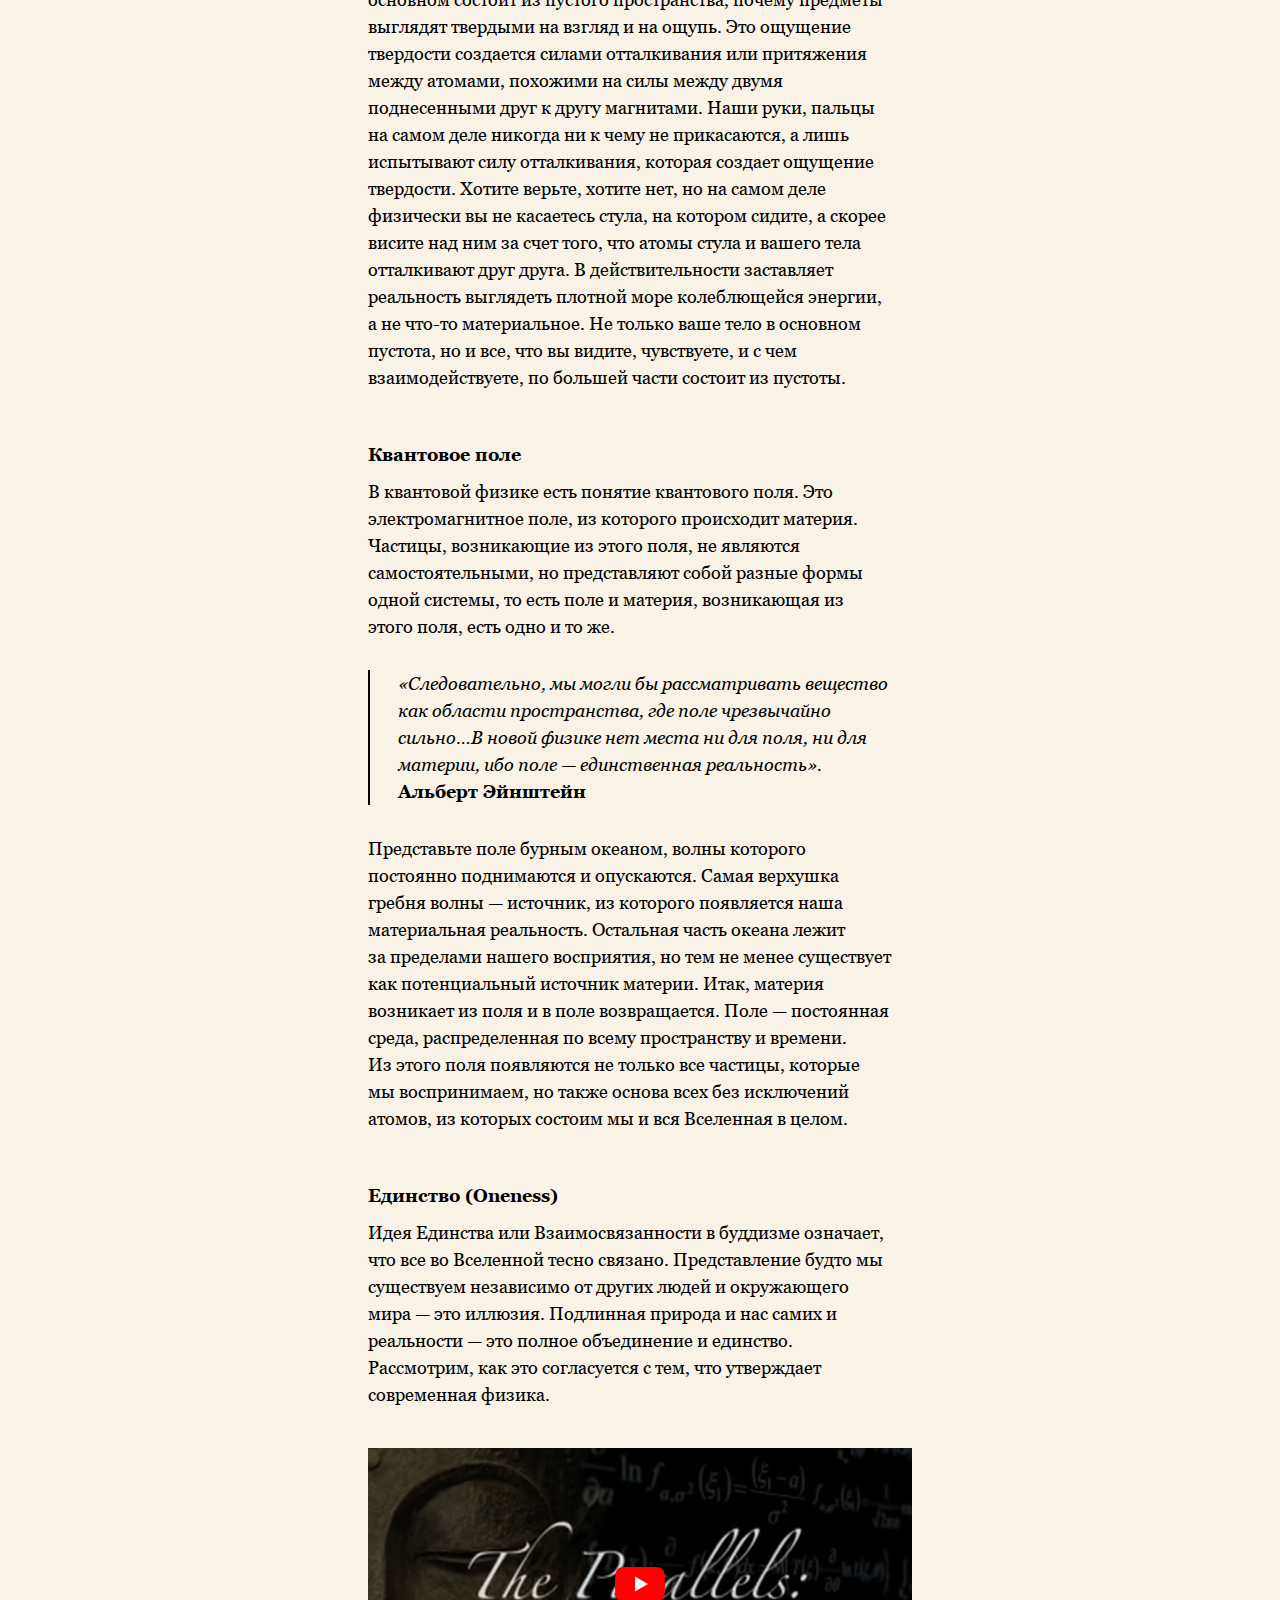
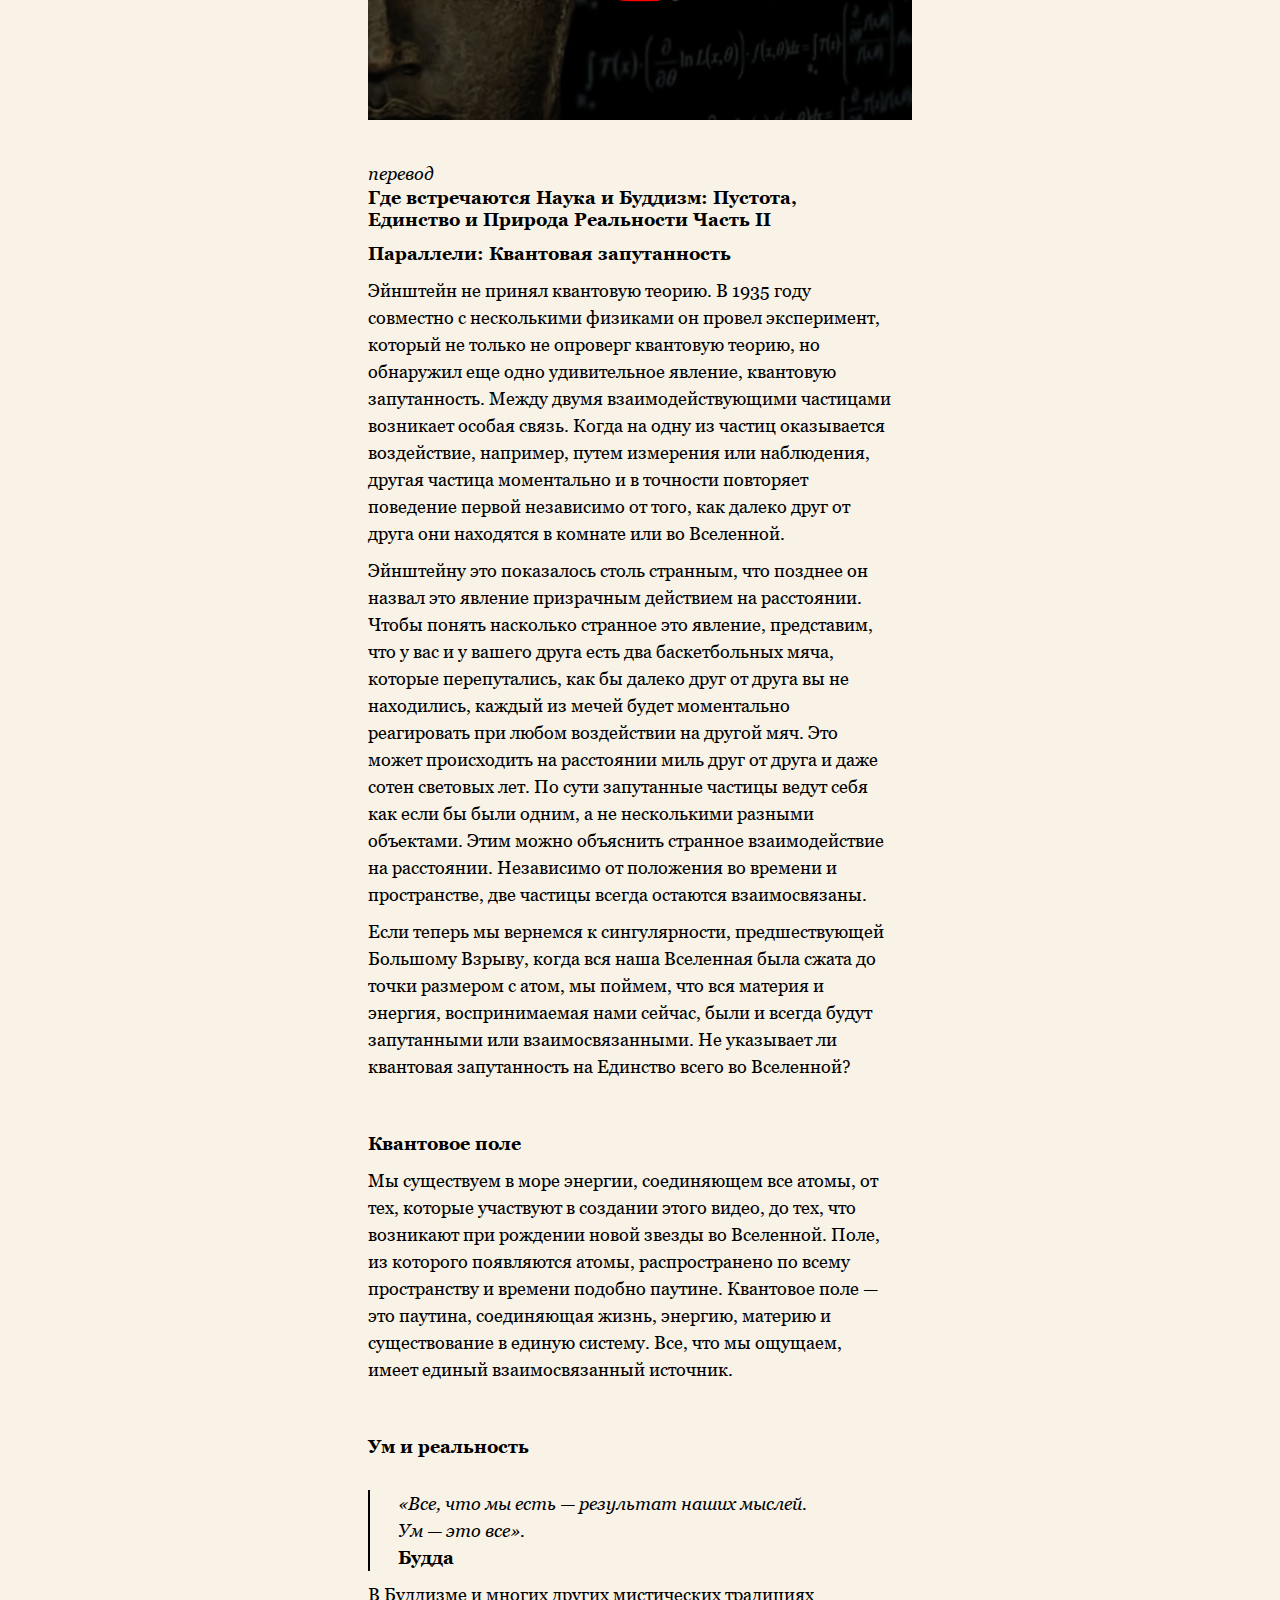
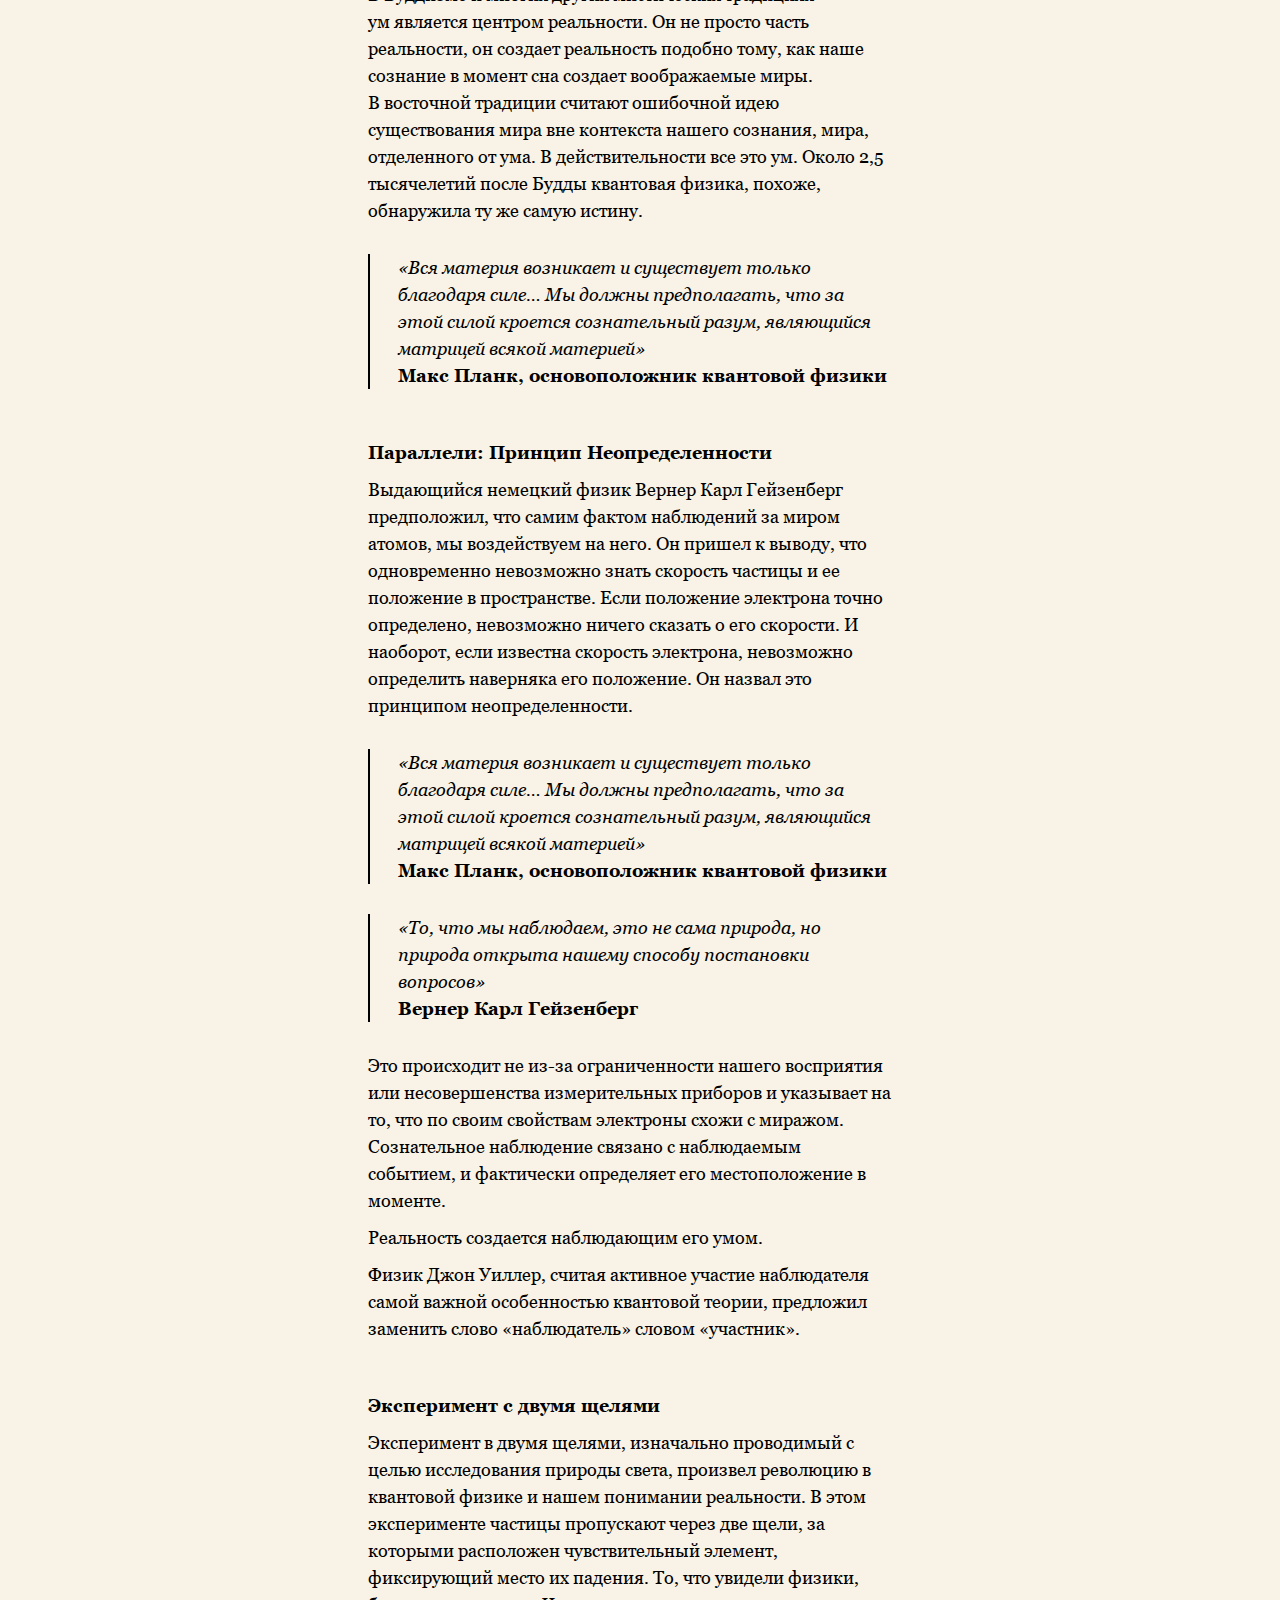
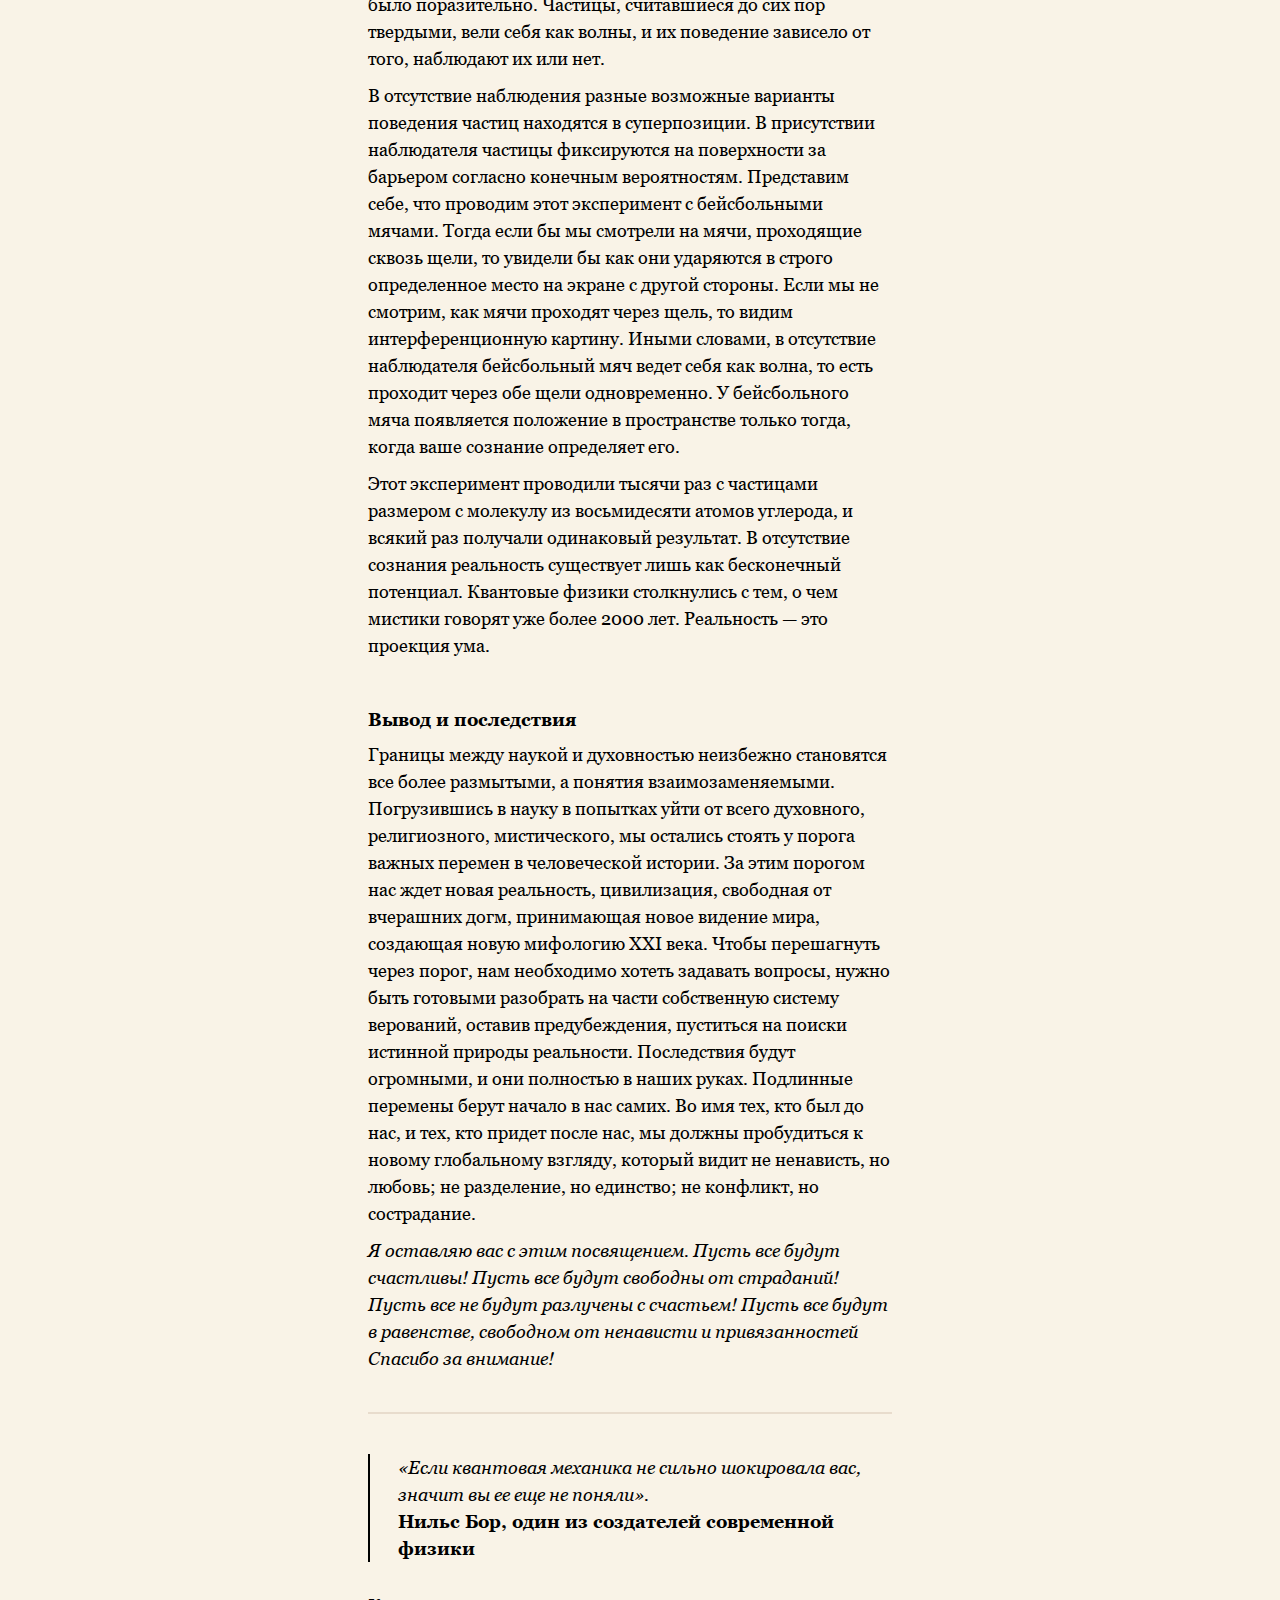
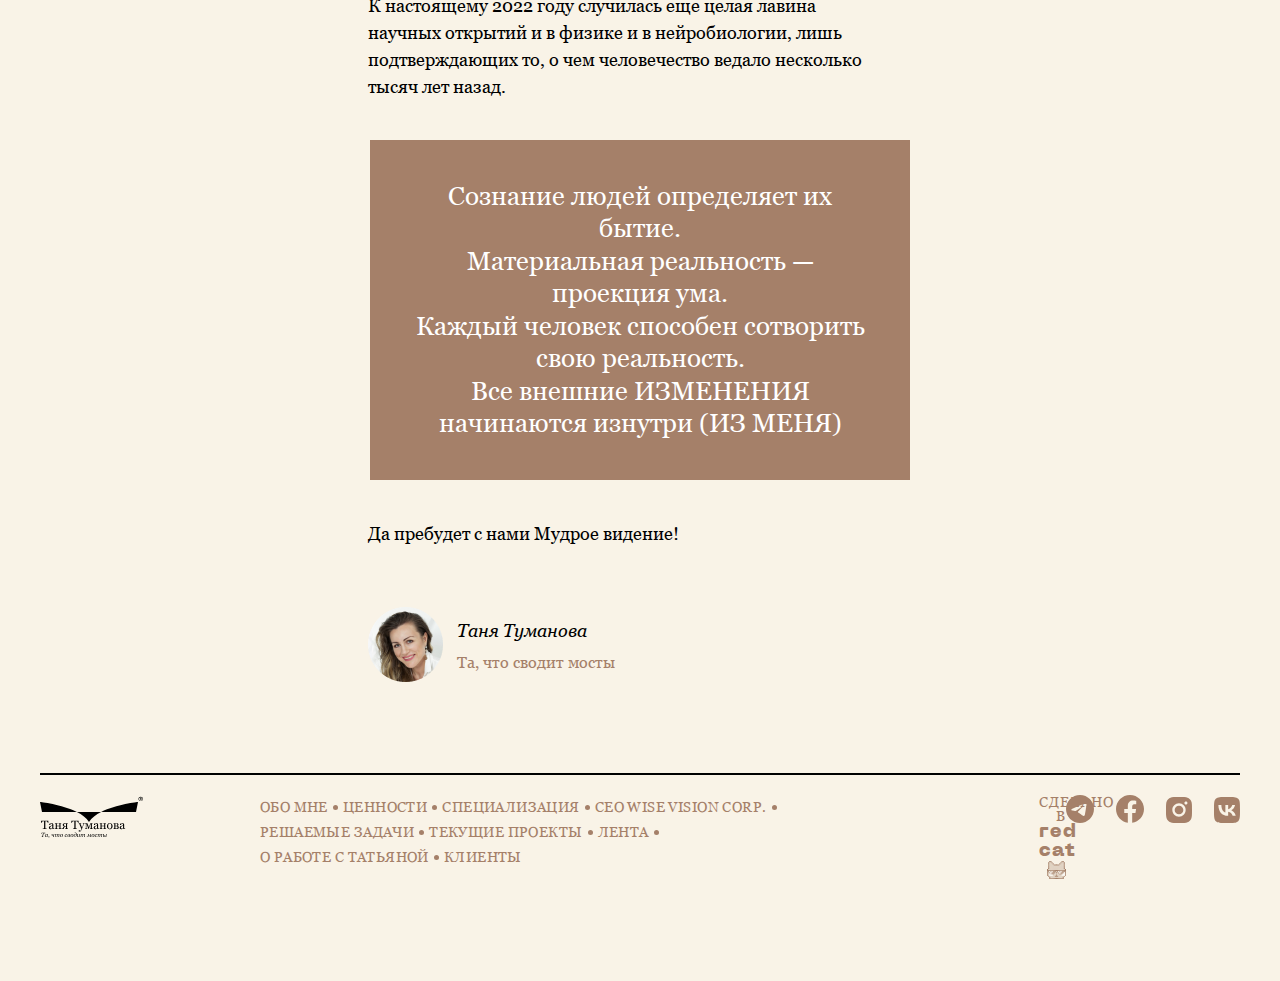
<file: nature.html>
<!DOCTYPE html>
<html lang="ru">

<head>
    <meta charset="UTF-8">
    <meta name="viewport" content="width=device-width, initial-scale=1.0">
    <link rel="stylesheet" href="styles/reset.css">
    <link rel="stylesheet" href="styles/style.css">
    <link rel="stylesheet" href="styles/variables.css">
    <link rel="stylesheet" href="styles/media.css">
    <link rel="icon" href="Favicon.svg" type="image/svg+xml">
    <title>Природа реальности</title>
</head>

<body class="body">
    <header class="header" id="header">
        <div class="header__wrap">
            <div class="container flex-between">
                <a href="index.html"><img src="images/Мост-опора-3.svg" alt="Логотип компании"></a>

                <div class="header__center-text">
                    <p class="center-text-1">Ментор</p>
                    <div class="center-text-block"></div>

                    <p class="center-text-2">Executive-коуч</p>
                </div>

                <nav class="header__burger-nav">
                    <ul>
                        <li class="header__burger-list"><a id="header-menu-list-1" href="index.html#about_me"
                                class="header__link">ОБО
                                МНЕ</a></li>
                        <li class="header__burger-list"><a id="header-menu-list-2" href="index.html#values"
                                class="header__link">ЦЕННОСти</a></li>
                        <li class="header__burger-list"><a id="header-menu-list-3" href="index.html#specialization"
                                class="header__link">СПЕЦиАлизАЦия</a></li>
                        <li class="header__burger-list"><a id="header-menu-list-4"
                                href="index.html#CEO-WISE-VISION-CORP" class="header__link">CEO
                                WiSE Vision CoRp.</a></li>
                        <li class="header__burger-list"><a id="header-menu-list-5" href="index.html#tasks-to-be-solved"
                                class="header__link">РЕшАЕмыЕ ЗАДАчИ</a></li>
                        <li class="header__burger-list"><a id="header-menu-list-6" href="index.html#current-projects"
                                class="header__link">тЕкущиЕ
                                проЕкты</a></li>
                        <li class="header__burger-list"><a id="header-menu-list-7" href="index.html#lenta"
                                class="header__link">ЛЕнта</a></li>
                        <li class="header__burger-list"><a id="header-menu-list-7" href="index.html#about-job"
                                class="header__link">О
                                рАботЕ с ТАтьяной</a></li>
                        <li class="header__burger-list"><a id="header-menu-list-7" href="index.html#current-projects"
                                class="header__link">ТЕКУЩИЕ ПРОЕКТЫ</a></li>
                        <li class="header__burger-list"><a id="header-menu-list-7" href="index.html#clients"
                                class="header__link">КЛиЕнты</a></li>
                    </ul>
                </nav>
                <div class="header__burger-menu">
                    <span></span>
                    <div class="header__text-wrapper">
                        <p class="header__menu-text">МЕНЮ</p>
                    </div>
                </div>
            </div>
        </div>
    </header>

    <h1 class="nature__main">

    </h1>
    <main>
        <div class="btn__page"><a href="#header">
                <img class="btn__pageUp" src="./images/btn-up-page.svg" alt="Вверх"
                    onmouseover="this.src='./images/btn-up-page-hover.svg'; "
                    onmouseout="this.src='./images/btn-up-page.svg';">
            </a>
        </div>
        <section id="sec-1" class="sec-1">


            <div class="container-text">

                <nav class="nav__wrapper">
                    <h3>Наука</h3>
                    <p>06.08.2022</p>
                </nav>
                <div class="section__title">Природа реальности
                </div>
                <p>В золотое время живём, друзья, когда наука, философия<br>
                    и религия сливается воедино.</p>
                <p>C древнейших времен люди пытались познать природу<br> реальности, порождая различные парадигмы, <br>
                    от
                    спиритических, энергетических до материалистических.</p>
                <p>Духовные учения, основные мировые религии, просветленные мудрецы и святые в общем и целом об одном:
                    Бог —
                    един! Выбор за тобой, Человек, какой дорогой пойти, пункт назначения один для всех. Но помни,
                    истинный
                    путь всегда добродетелен! </p>
                <p>Золотой телец — вот мой Бог, — могут парировать некоторые. У современного среднестатистического
                    делового
                    человека иная система координат. Он, мол, верит только тому, что можно увидеть глазами, услышать
                    ушами и
                    потрогать руками. Некогда искать Бога!</p>

            </div>

        </section>

        <section>
            <div class="container-text-2">
                <div class="quote-container">
                    <div class="qoute-2">
                        «Не сознание людей определяет их бытие, а, наоборот, их общественное бытие определяет
                        их сознание».
                        <br> <span>Маркс, Ф.Энгельс</span>
                    </div>
                </div>
            </div>
        </section>
        <section class="sec-2">
            <div class="container-text">
                <p>
                    Действительно в последние века доминировала материалистическая парадигма, в которой внешняя
                    реальность
                    воздействует на мысли человека и никогда наоборот. Между сознанием и материей непреодолимая
                    пропасть,
                    которая стала сокращаться во многом благодаря работам Альберта Эйнштейна. Энергия = материя. </p>
                <p>В 2008 году американец Gerald Penilla снял фильм Where Science and Buddhism Meet, в котором собрал в
                    21
                    минуту основные объединяющие идеи во взгляде на природу реальности современных ученых и самой
                    аналитической древней философской системы. Приглашаю вас к просмотру оригинального фильма автора.
                    Под
                    каждой из двух частей привожу перевод на русский язык.</p>

            </div>
        </section>
        <section class="to-play container-video" data-id="player-1"data-video="qj_i7YqDwJA" style="background-image: url(./images/vid1_prev.png);" >
            <div id="player-1">
                <img src="./images/YouTube.svg" alt="Where Science and Buddhism Meet PART 1">
            </div>
 

        </section>
        <section class="sec-3">
            <div class="container-text-2">
                <div class="section__note">перевод</div>
                <h1 class="parts__title" id="part-1">Где встречаются Наука и Буддизм: Пустота, Единство и Природа
                    Реальности Часть I
                </h1>
                <p> Можно найти много общего в восприятии и понимании реальности между буддистской философией и
                    современной
                    наукой. Эти идеи не принадлежат исключительно буддизму, их можно найти в большинстве древних
                    восточных
                    философских учениях, однако именно буддизм наиболее гармонично перекликается с научными открытиями
                    последних столетий. Я хочу это проиллюстрировать, но давайте рассмотрим сначала три основных
                    буддистских
                    понятия, Пустоту (Emptiness), Взаимозависимость (Interconnectivity) и Природу Реальности (Nature of
                    Reality), и поищем им аналоги в современной науке.</p><br>
                <p>В комментариях к оригинальному видео Gerald Penilla на YouTube даны ссылки на книги, видео, вебсайты,
                    которые послужили автору источниками для фильма.</p><br>
                <p>В настоящем фильме будем опираться на то, что две кажущиеся противоположные модели восприятия,
                    нематериалистическое и материалистическое, интуитивное и рациональное, духовное и научное, в
                    действительности лишь два способа познания реальности. Две стороны одной медали. Во время просмотра
                    видео важно помнить, что существует большая разница между тем, как мы воспринимаем реальность, и
                    тем,
                    какова она на самом деле.</p>
                <h2 class="sec-3__title">Пустота (Emptiness)</h2>
                <p id="empty">Пустота — это то, из чего все появляется и куда возвращается. Будда учил, что реальность
                    возникает из
                    пустоты недвойственного и неисчерпаемого источника. Например, стул на котором вы сидите, компьютер,
                    на
                    который вы смотрите, даже ваше тело возникают в настоящий момент из пустоты.</p>
                <p>Чтобы лучше это проиллюстрировать, представьте тебе сон. В этом сне есть слон и есть вы. Вы думаете:
                    вот
                    это я, а вот это слон. Кажется, что это два независимых объекта. Но когда вы просыпаетесь, то
                    понимаете,
                    что и вы сами и этот слон были проявлениями вашего сознания, источника этого сна и бесконечного
                    многообразия воображаемых миров.</p>
                <p>Другим примером Пустоты может послужить страница книги, на которой ничего не написано. Хотя сама по
                    себе
                    пустая страница не несет смысла, на ней можно разместить бесконечное многообразие слов, предложений
                    и
                    историй. Таким образом, Пустоту можно считать полем с неограниченным потенциалом возможностей. Чтобы
                    приблизиться к пониманию этого, нам потребуется пересмотреть понимание нашей материальной
                    реальности. И
                    тогда мы увидим, что Пустота, или Дао в даосизме, или Брахман в индуизме, очень близка к понятию
                    квантового поля в квантовой физике. Но для начала давайте исследуем то, что выглядит как
                    материальная
                    реальность.</p>
                <h2 class="sec-3__title" id="parallels">Параллели: Корпускулярно-волновой дуализм</h2>
                <p>Наша реальность обладает дуалистической природой. Материя, из которой состоят одновременно предметы и
                    явления, существует в нематериальной форме волны и частицы. Частица-волна не имеет определенного
                    положения в пространстве и времени. Можно сказать, что она одновременно находится повсюду и
                    распределена
                    по всей Вселенной.</p>
                <p>Представьте яблоко в своей руке. Как частица это яблоко обладает точными координатами в пространстве
                    и
                    времени — в вашей руке. Но как волна это яблоко в то же время находится во всех возможных
                    состояниях.
                    Как же это возможно? Как может то, что кажется твердым, одновременно твердым не быть? И как может
                    то,
                    что обладает определенным положением в пространстве и времени, одновременно быть распределенным по
                    всей
                    Вселенной? Как ни поразительно это звучит, но данный факт подтвержден экспериментами, проведенными
                    тысячи раз с одним и тем же результатом. И то, что привело сначала сообщество физиков в шок, теперь
                    стало хорошо известным и общепринятым фактом. Выяснилось, что фактором, определяющим будет ли
                    частица
                    вести себя как частица или как волна, является наблюдатель, человеческое сознание.</p>
                <h2 class="sec-3__title" id="conscience">Сознание (Consciousness)</h2>
                <p>Качество частицы не предопределено заранее, а определяется тем, как ее воспринимает разум.</p>
                <p>Итак, то, что выглядит как реальность, это лишь один из двух аспектов реальности, которая может иметь
                    форму волны и частицы.</p>
                <h2 class="sec-3__title" id="empty-of-atoms">Пустота атомов</h2>
                <p>Атомы на 99.999 999 999 999% пустое пространство. Этот факт снова заставляет нас пересмотреть то, как
                    мы
                    воспринимаем самих себя и реальность. Если наше тело и все вокруг в основном состоит из пустого
                    пространства, почему предметы выглядят твердыми на взгляд и на ощупь. Это ощущение твердости
                    создается
                    силами отталкивания или притяжения между атомами, похожими на силы между двумя поднесенными друг к
                    другу
                    магнитами. Наши руки, пальцы на самом деле никогда ни к чему не прикасаются, а лишь испытывают силу
                    отталкивания, которая создает ощущение твердости. Хотите верьте, хотите нет, но на самом деле
                    физически
                    вы не касаетесь стула, на котором сидите, а скорее висите над ним за счет того, что атомы стула и
                    вашего
                    тела отталкивают друг друга. В действительности заставляет реальность выглядеть плотной море
                    колеблющейся энергии, а не что-то материальное. Не только ваше тело в основном пустота, но и все,
                    что вы
                    видите, чувствуете, и с чем взаимодействуете, по большей части состоит из пустоты.</p>
                <h2 class="sec-3__title" id="quantum-field">Квантовое поле</h2>
                <p>
                    В квантовой физике есть понятие квантового поля. Это электромагнитное поле, из которого происходит
                    материя. Частицы, возникающие из этого поля, не являются самостоятельными, но представляют собой
                    разные
                    формы одной системы, то есть поле и материя, возникающая из этого поля, есть одно и то же.
                </p>
                <div class="quote-container qoute-2">
                    «Следовательно, мы могли бы рассматривать вещество как области пространства, где поле чрезвычайно
                    сильно…В новой физике нет места ни для поля, ни для материи, ибо поле — единственная реальность».
                    <br> <span>Альберт Эйнштейн</span>
                </div>
                <p>Представьте поле бурным океаном, волны которого постоянно поднимаются и опускаются. Самая верхушка
                    гребня
                    волны — источник, из которого появляется наша материальная реальность. Остальная часть океана лежит
                    за пределами нашего восприятия, но тем не менее существует как потенциальный источник материи. Итак,
                    материя возникает из поля и в поле возвращается. Поле — постоянная среда, распределенная по всему
                    пространству и времени. Из этого поля появляются не только все частицы, которые мы воспринимаем,
                    но также основа всех без исключений атомов, из которых состоим мы и вся Вселенная в целом.</p>
                <h2 class="sec-3__title" id="oneness">Единство (Oneness)</h2>
                <p>Идея Единства или Взаимосвязанности в буддизме означает, что все во Вселенной тесно связано.
                    Представление будто мы существуем независимо от других людей и окружающего мира — это иллюзия.
                    Подлинная
                    природа и нас самих и реальности — это полное объединение и единство. Рассмотрим, как это
                    согласуется с
                    тем, что утверждает современная физика.</p>
            </div>
        </section>


        <section class="to-play container-video" data-id="player-2"data-video="ZlmrHMBW36w" style="background-image: url(./images/vid2_prev.png);" >
            <div id="player-2">
                <img src="./images/YouTube.svg" alt="Where Science and Buddhism Meet PART 2">
        </div>
     </section>

        <section class="sec-4 ">
            <div class="container-text-2">
                <div class="section__note">перевод</div>
                <h1 id="part-2">Где встречаются Наука и Буддизм: Пустота, Единство и Природа Реальности Часть II</h1>
                <h2 id="parallels-2">Параллели: Квантовая запутанность</h2>
                <p>Эйнштейн не принял квантовую теорию. В 1935 году совместно с несколькими физиками он провел
                    эксперимент,
                    который не только не опроверг квантовую теорию, но обнаружил еще одно удивительное явление,
                    квантовую
                    запутанность. Между двумя взаимодействующими частицами возникает особая связь. Когда на одну из
                    частиц
                    оказывается воздействие, например, путем измерения или наблюдения, другая частица моментально и в
                    точности повторяет поведение первой независимо от того, как далеко друг от друга они находятся в
                    комнате
                    или во Вселенной.</p>
                <p>Эйнштейну это показалось столь странным, что позднее он назвал это явление призрачным действием на
                    расстоянии. Чтобы понять насколько странное это явление, представим, что у вас и у вашего друга есть
                    два
                    баскетбольных мяча, которые перепутались, как бы далеко друг от друга вы не находились, каждый из
                    мечей
                    будет моментально реагировать при любом воздействии на другой мяч. Это может происходить на
                    расстоянии
                    миль друг от друга и даже сотен световых лет. По сути запутанные частицы ведут себя как если бы были
                    одним, а не несколькими разными объектами. Этим можно объяснить странное взаимодействие на
                    расстоянии.
                    Независимо от положения во времени и пространстве, две частицы всегда остаются взаимосвязаны.</p>
                <p>Если теперь мы вернемся к сингулярности, предшествующей Большому Взрыву, когда вся наша Вселенная
                    была
                    сжата до точки размером с атом, мы поймем, что вся материя и энергия, воспринимаемая нами сейчас,
                    были и
                    всегда будут запутанными или взаимосвязанными. Не указывает ли квантовая запутанность на Единство
                    всего
                    во Вселенной?</p>
                <h2 class="sec-4__title" id="quantum-field-2">Квантовое поле</h2>
                <p>Мы существуем в море энергии, соединяющем все атомы, от тех, которые участвуют в создании этого
                    видео, до
                    тех, что возникают при рождении новой звезды во Вселенной. Поле, из которого появляются атомы,
                    распространено по всему пространству и времени подобно паутине. Квантовое поле — это паутина,
                    соединяющая жизнь, энергию, материю и существование в единую систему. Все, что мы ощущаем, имеет
                    единый
                    взаимосвязанный источник.</p>
                <h2 class="sec-4__title" id="mind-and-reality">Ум и реальность</h2>
                <div class="quote-container">
                    <div class="container-text">
                        «Все, что мы есть — результат наших мыслей. <br>
                        Ум — это все».
                        <br> <span>Будда</span>
                    </div>
                </div>
                <p>В Буддизме и многих других мистических традициях ум является центром реальности. Он не просто часть
                    реальности, он создает реальность подобно тому, как наше сознание в момент сна создает воображаемые
                    миры. В восточной традиции считают ошибочной идею существования мира вне контекста нашего сознания,
                    мира, отделенного от ума. В действительности все это ум. Около 2,5 тысячелетий после Будды квантовая
                    физика, похоже, обнаружила ту же самую истину.</p>
                <div class="quote-container qoute-2">
                    «Вся материя возникает и существует только благодаря силе… Мы должны предполагать, что за этой силой
                    кроется сознательный разум, являющийся матрицей всякой материей»
                    <br> <span>Макс Планк, основоположник квантовой физики</span>
                </div>
                <h2 class="sec-4__title" id="parallels-3">Параллели: Принцип Неопределенности</h2>
                <p>Выдающийся немецкий физик Вернер Карл Гейзенберг предположил, что самим фактом наблюдений за миром
                    атомов, мы воздействуем на него. Он пришел к выводу, что одновременно невозможно знать скорость
                    частицы
                    и ее положение в пространстве. Если положение электрона точно определено, невозможно ничего сказать
                    о
                    его скорости. И наоборот, если известна скорость электрона, невозможно определить наверняка его
                    положение. Он назвал это принципом неопределенности.</p>
                <div class="quote-container qoute-2">
                    «Вся материя возникает и существует только благодаря силе… Мы должны предполагать, что за этой силой
                    кроется сознательный разум, являющийся матрицей всякой материей»
                    <br> <span>Макс Планк, основоположник квантовой физики</span>
                </div>
                <div class="quote-container qoute-2">
                    «То, что мы наблюдаем, это не сама природа, но природа открыта нашему способу постановки вопросов»
                    <br> <span>Вернер Карл Гейзенберг</span>
                </div>
                <p>Это происходит не из-за ограниченности нашего восприятия или несовершенства измерительных приборов и
                    указывает на то, что по своим свойствам электроны схожи с миражом. Сознательное наблюдение связано с
                    наблюдаемым событием, и фактически определяет его местоположение в моменте.</p>
                <p>
                    Реальность создается наблюдающим его умом.
                </p>
                <p>Физик Джон Уиллер, считая активное участие наблюдателя самой важной особенностью квантовой теории,
                    предложил заменить слово «наблюдатель» словом «участник».</p>
                <h2 class="sec-4__title" id="experiment">Эксперимент с двумя щелями</h2>
                <p>Эксперимент в двумя щелями, изначально проводимый с целью исследования природы света, произвел
                    революцию
                    в квантовой физике и нашем понимании реальности. В этом эксперименте частицы пропускают через две
                    щели,
                    за которыми расположен чувствительный элемент, фиксирующий место их падения. То, что увидели физики,
                    было поразительно. Частицы, считавшиеся до сих пор твердыми, вели себя как волны, и их поведение
                    зависело от того, наблюдают их или нет.</p>
                <p>В отсутствие наблюдения разные возможные варианты поведения частиц находятся в суперпозиции. В
                    присутствии наблюдателя частицы фиксируются на поверхности за барьером согласно конечным
                    вероятностям.
                    Представим себе, что проводим этот эксперимент с бейсбольными мячами. Тогда если бы мы смотрели на
                    мячи,
                    проходящие сквозь щели, то увидели бы как они ударяются в строго определенное место на экране с
                    другой
                    стороны. Если мы не смотрим, как мячи проходят через щель, то видим интерференционную картину. Иными
                    словами, в отсутствие наблюдателя бейсбольный мяч ведет себя как волна, то есть проходит через обе
                    щели
                    одновременно. У бейсбольного мяча появляется положение в пространстве только тогда, когда ваше
                    сознание
                    определяет его. </p>
                <p>Этот эксперимент проводили тысячи раз с частицами размером с молекулу из восьмидесяти атомов
                    углерода, и
                    всякий раз получали одинаковый результат. В отсутствие сознания реальность существует лишь как
                    бесконечный потенциал. Квантовые физики столкнулись с тем, о чем мистики говорят уже более 2000 лет.
                    Реальность — это проекция ума.</p>
                <h1 class="sec-4__title" id="сonclusion">Вывод и последствия</h1>
                <p>Границы между наукой и духовностью неизбежно становятся все более размытыми, а понятия
                    взаимозаменяемыми.
                    Погрузившись в науку в попытках уйти от всего духовного, религиозного, мистического, мы остались
                    стоять
                    у порога важных перемен в человеческой истории. За этим порогом нас ждет новая реальность,
                    цивилизация,
                    свободная от вчерашних догм, принимающая новое видение мира, создающая новую мифологию XXI века.
                    Чтобы
                    перешагнуть через порог, нам необходимо хотеть задавать вопросы, нужно быть готовыми разобрать на
                    части
                    собственную систему верований, оставив предубеждения, пуститься на поиски истинной природы
                    реальности.
                    Последствия будут огромными, и они полностью в наших руках. Подлинные перемены берут начало в нас
                    самих.
                    Во имя тех, кто был до нас, и тех, кто придет после нас, мы должны пробудиться к новому глобальному
                    взгляду, который видит не ненависть, но любовь; не разделение, но единство; не конфликт, но
                    сострадание.
                </p>
                <p><i class="sec-4__cursive pseudo-elem">Я оставляю вас с этим посвящением. Пусть все будут счастливы!
                        Пусть
                        все будут
                        свободны от страданий! Пусть все не будут разлучены с счастьем! Пусть все будут в равенстве,
                        свободном от ненависти и привязанностей<br>
                        Спасибо за внимание!</i></p>
            </div>
            <div class="sec-5">
                <div class="container-text-3">
                    <div class="quote-container qoute-2">
                        «Если квантовая механика не сильно шокировала вас, значит вы ее еще не поняли».
                        <br> <span>Нильс Бор, один из создателей современной физики</span>
                    </div>
                    <p>К настоящему 2022 году случилась еще целая лавина научных открытий и в физике и в нейробиологии,
                        лишь
                        подтверждающих то, о чем человечество ведало несколько тысяч лет назад.</p>
                </div>
                <div class="nature__block">
                    Сознание людей определяет их бытие. <br> Материальная реальность — проекция ума. <br>Каждый человек
                    способен сотворить свою реальность. <br>Все внешние ИЗМЕНЕНИЯ начинаются изнутри (ИЗ МЕНЯ)
                </div>
                <div class="container-text-2">
                    <p>Да пребудет с нами Мудрое видение!</p>
                    <div class="review__profile-user profile-user-2">
                        <div class="review__profile-avatar">
                            <img src="./images/Frame45.png" alt="Профиль">
                        </div>
                        <div class="review__profile-data">
                            <div class="review__profile-user-name">
                                <p class="profile__name">Таня Туманова</p>
                            </div>
                            <div class="review__profile-user-comment">Та, что сводит мосты</div>
                        </div>
                    </div>
                </div>
            </div>
        </section>
    </main>

    <footer class="container-4">
        <div class="footer__wrapper">
            <img class="black-logo-img" src="./images/black-logo.svg" alt="Логотип компании">
            <div class="footer__menu-wrapper">
                <ul class="footer__menu-list">
                    <li class="footer__menu-item"><a class="footer__menu-link" href="#about_me">Обо мне</a></li>
                    <li class="footer__menu-item"><a class="footer__menu-link" href="#values">Ценности</a></li>
                    <li class="footer__menu-item"><a class="footer__menu-link" href="#specialization">Специализация</a>
                    </li>
                    <li class="footer__menu-item"><a class="footer__menu-link" href="#CEO-WISE-VISION-CORP">CEO Wise
                            Vision Corp.</a></li>
                    <li class="footer__menu-item"><a class="footer__menu-link" href="#tasks-to-be-solved">Решаемые
                            задачи</a></li>
                    <li class="footer__menu-item"><a class="footer__menu-link" href="#current-projects">Текущие
                            проекты</a></li>

                    <li class="footer__menu-item"><a class="footer__menu-link" href="#lenta">Лента</a></li>
                    <li class="footer__menu-item"><a class="footer__menu-link" href="#about-job">О Работе с Татьяной</a>
                    </li>

                    <li class="footer__menu-item"><a class="footer__menu-link" href="#clients">Клиенты</a></li>
                </ul>
            </div>
            <div class="footer__made-with-wrapper">
                <div class="footer__made-with-social-media">
                    <a href="https://t.me/tvtumanova">
                        <img class="tg__footer-icon" src="./images/Telegram.svg"
                            onmouseover="this.src='./images/TG_hover.svg';"
                            onmouseout="this.src='./images/Telegram.svg';" alt="Telegram">
                    </a>
                    <a href="https://www.facebook.com/tvtumanova">
                        <img class="fc__footer-icon" src="./images/Facebook.svg"
                            onmouseover="this.src='./images/Facebook_hover.svg';"
                            onmouseout="this.src='./images/Facebook.svg';" alt="Facebook"></a>
                    <a href="https://www.instagram.com/tvtumanova">
                        <img class="in__footer-icon" src="./images/Instagram.svg"
                            onmouseover="this.src='./images/INSHOVER.svg';"
                            onmouseout="this.src='./images/Instagram.svg';" alt="Instagram"></a>
                    <a href="https://vk.com/tvtumanova">
                        <img class="vk__footer-icon" src="./images/VK.svg"
                            onmouseover="this.src='./images/VK_hover.svg';" onmouseout="this.src='./images/VK.svg';"
                            alt="VK"></a>
                </div>
                <div class="footer__text-wrapper">
                    <a href="http://redcat.moscow/files/welcome-pres-redcat.pdf"> <p class="footer-text">Сделано в <span class="footer__red-cat-name">red cat</span>
                     
                        <img
                            class="footer__red-cat-logo" src="./images/Red-Cat_logo.svg" alt="Red-cat-logo"></p></a>
                </div>
            </div>
        </div>
    </footer>

    <script type="text/javascript" src="./script/script-nature.js"></script>
</body>

</html>
</file>
<file: styles/style.css>
html {
    box-sizing: border-box;
    background-color: var(--background-color-gray);

}

*,
*::before,
*::after {
    box-sizing: border-box;
}

a {
    color: inherit;
    text-decoration: none;
}


@font-face {
    font-family: "Georgia";
    src: url("../fonts/Georgia-regular.woff2") format("woff2");
    font-display: swap;
    font-weight: 400;
    font-style: normal;
}

@font-face {
    font-family: "Georgia";
    src: url("../fonts/Georgia-regular.woff") format("woff");
    font-display: swap;
    font-weight: 400;
    font-style: normal;
}

@font-face {
    font-family: "Georgia";
    src: url("../fonts/Georgia-Italic.woff2") format("woff2");
    font-display: swap;
    font-weight: 400;
    font-style: italic;
}

@font-face {
    font-family: "Georgia";
    src: url("../fonts/Georgia-Italic.woff") format("woff");
    font-display: swap;
    font-weight: 400;
    font-style: italic;
}

@font-face {
    font-family: "Georgia";
    src: url("../fonts/Georgia-Bold.woff2") format("woff2");
    font-display: swap;
    font-weight: 700;
    font-style: normal;
}

@font-face {
    font-family: "Georgia";
    src: url("../fonts/Georgia-Bold.woff") format("woff");
    font-display: swap;
    font-weight: 700;
    font-style: normal;
}

@font-face {
    font-family: "Druzhok";
    src: url("../fonts/Druzhok.woff2") format("woff2");
    font-display: swap;
    font-weight: 400;
    font-style: normal;
}


@font-face {
    font-family: "Druzhok";
    src: url("../fonts/Druzhok.woff") format("woff");
    font-display: swap;
    font-weight: 400;
    font-style: normal;
}

@font-face {
    font-family: "MinionPro";
    src: url("../fonts/MinionPro-It.woff2") format("woff2");
    font-display: swap;
    font-weight: 400;
    font-style: italic;
}

@font-face {
    font-family: "MinionPro";
    src: url("../fonts/MinionPro-It.woff") format("woff");
    font-display: swap;
    font-weight: 400;
    font-style: italic;
}

@font-face {
    font-family: "NeueMachina";
    src: url("../fonts/PPNeueMachina-InktrapUltrabold.woff") format("woff");
    font-display: swap;
    font-weight: 800;
    font-style: normal;
}

@font-face {
    font-family: "NeueMachina";
    src: url("../fonts/PPNeueMachina-InktrapUltrabold.woff2") format("woff2");
    font-display: swap;
    font-weight: 800;
    font-style: normal;
}

@font-face {
    font-family: "PTSans-Caption";
    src: url("../fonts/PTSans-Caption.woff") format("woff");
    font-display: swap;
    font-weight: 400;
    font-style: normal;
}

@font-face {
    font-family: "PTSans-Caption";
    src: url("../fonts/PTSans-Caption.woff2") format("woff2");
    font-display: swap;
    font-weight: 400;
    font-style: normal;
}

.light-bulp,
.butterfly,
.hands-heart,
.hands {
    width: 980px;
    height: 462px;
    object-fit: cover;
}

.header__wrapper {
    display: flex;
    justify-content: space-between;
}

.header {
    padding-top: 30px;
    width: 100%;
    position: absolute;
    background: linear-gradient(180deg, #A58069 73.44%, rgba(165, 128, 105, 0.00) 100%);
}

.header__wrap {
    margin-bottom: 40px;
}

.flex-between {
    display: flex;
    justify-content: space-between;
    align-items: center;
}

.container {
    box-sizing: content-box;
    max-width: 1108px;
    position: relative;
    padding: 0 46px;
    margin: 0 auto;
}

.container-spec {
    margin: 0 auto;
    max-width: 1108px;
    position: relative;
    box-sizing: content-box;

}

.mentor__main {
    background: url('../images/Group.png') center/cover;
    background-repeat: no-repeat;
    box-shadow: inset 0 0 0 2000px rgba(240, 201, 179, 0.344);
    max-height: 1200px;

    width: 100%;
}


.sl__line-3,
.sl__line-4 {
    display: flex;
    transition: all 1s;
    overflow-x: hidden;
}

.sl-4 {
    box-sizing: content-box;
    max-width: 1108px;
    position: relative;
    padding: 0 46px;
    margin: 0 auto;
}

.sl__line-1 {
    display: flex;
    position: relative;
    left: 0;
    right: 0;
    margin: 0 auto;
    overflow-x: hidden;
    z-index: -1;
}

.sl__line-2 {
    animation: slider1Out .8s forwards;

    overflow-x: hidden;
    margin: 0 auto;
    display: flex;
    position: relative;
}

.obj-1 {
    max-width: 100%;
    background: linear-gradient(272deg, rgb(249, 243, 231) 4%, rgba(249, 243, 231, 0) 10%),
        linear-gradient(360deg, rgb(249, 243, 231) 4%, rgba(249, 243, 231, 0) 11%),
        linear-gradient(rgb(249, 243, 231) 1%, rgba(249, 243, 231, 0) 32%),

        url('../images/Pear-red.svg') 130% 7% / auto 143% no-repeat
}

.obj-2 {
    max-width: 100%;
    background:
        linear-gradient(0deg, #F9F3E7 1%, rgba(249, 243, 231, 0.00) 12%),
        linear-gradient(271deg, #F9F3E7 1%, rgba(249, 243, 231, 0.00) 16%),
        linear-gradient(180deg, #F9F3E7 1%, rgba(249, 243, 231, 0.00) 32%),
        url('../images/Pear-yellow.svg') 130% 7%/auto 143% no-repeat;
}

.mentor__main-title h1 {
    font-family: Druzhok, sans-serif;
    font-size: 136px;
    line-height: 112px;
    margin-top: 171px;
    color: var(--font-color);
    padding: 0;
    margin-bottom: 4px;
    white-space: pre-wrap;

}

.mentor__main-description {
    font-size: 32px;
    display: flex;
    font-family: Georgia;
    font-style: italic;
    line-height: normal;
    color: var(--font-color);
    margin-bottom: 7px;
}

.mentor__main-wrapper {
    display: grid;
    grid-template-columns: 40% 60%;
    grid-template-rows: 1fr;
    gap: 0px 0px;
    grid-template-areas:
        ". .";
}

.center-text-block {
    width: 100%;
    margin: 0 auto;
}



.center-text-block::after {
    content: '';
    width: 90%;
    display: block;
    height: 1px;
    position: relative;
    background: var(--color-gray);
}

.mentor__main-text {
    font-size: 16px;
    font-family: Georgia;
    font-style: normal;
    line-height: 150%;
    display: flex;
    max-width: 230px;
    color: var(--font-color);
    margin-bottom: 88px;

}

.mentor__main-itemWrapper {
    display: flex;
    flex-direction: column;
}

.mentor__main-img {
    display: grid;
    margin-top: 53px;
    width: 439px;
    height: 645.808px;
    margin-left: 233px;
    position: relative;
    display: block;
}

.header__burger-menu span {
    height: 2px;
    width: 100%;
    transform: scale(0);
    background-color: #FFF;
    align-items: center;
}

.header__burger-menu::before,
.header__burger-menu::after {
    content: '';
    position: absolute;
    height: 2px;
    width: 100%;
    transition: all 0.3s ease 0s;
    background-color: #FFF;
    transition: all 0.3s ease 0s;

}

.header__burger-menu::before {
    top: 0;

}

html,
body {
    scroll-behavior: smooth;
}

.header__burger-menu::after {
    bottom: 0;

}



.header__burger-menu.active span {
    transform: scale(0);
}

.header__burger-menu.active::before {
    top: 50%;
    transform: rotate(-17.1deg) translate(0, -50%);
}

.header__burger-menu.active::after {
    bottom: 50%;
    transform: rotate(17.1deg) translate(0, 50%);
}

.header__burger-nav {
    position: fixed;
    display: none;
    flex-direction: column;
    width: 100%;
    height: auto;
    z-index: 3;
    top: 0;
    bottom: 0;
    left: 0;
    right: 0;
    overflow-y: scroll;
    padding: 37px 20px;
    background-color: #A58069;
    animation: burgerAnim 0.4s;
}

.header__burger-nav ul {
    position: absolute;
    margin-left: auto;
    margin-right: auto;
    left: 0;
    right: 0;
    text-align: center;
    overflow-y: hidden;
}

.header__burger-list:not(:last-child)::after {
    content: "";
    width: 20px;
    height: 20px;
    position: relative;
    border-radius: 40px;
    display: block;
    background: #FFF;
    margin: 20px auto;
}

.header__burger-list:last-child {
    padding-bottom: 50px;
}

.overflow-none {
    overflow: hidden;
}

.display-none {
    display: none;
}

.header__burger-list:first-child {
    margin-top: 60px;
}

.header__text-mini {
    display: none;

}

.header__link:hover {
    color: rgba(255, 255, 255, 0.5);
    ;
}

.header__burger-list {
    color: #fff;
    font-family: Druzhok, sans-serif;
    font-size: 5rem;
    line-height: 60px;
    letter-spacing: 0em;
    margin-top: 35px;
    text-align: center;
}

.open {
    display: flex !important;
}

.header__burger-menu {
    margin-top: 7px;
    display: flex;
    position: relative;
    z-index: 50;
    align-items: center;
    justify-content: flex-end;
    width: 40px;
    height: 10px;
    left: -66px;
    cursor: pointer;
}

.header__burger-menu p {
    font-size: 16px;
    font-family: Georgia;
    font-style: normal;
    line-height: 150%;
    display: block;
    left: 70px;
    letter-spacing: 0.64px;
    position: relative;
    color: var(--color-gray);
    text-transform: uppercase;
}

.header__center-text {
    display: grid;
    grid-template-columns: 74px 1fr 123px;
    width: 278px;
    margin: 0 auto;
    justify-content: space-between;
    color: var(--font-color);
    align-items: center;
}

.center-text-1 {
    font-size: 18px;
    font-family: Georgia;
    line-height: normal;
    color: var(--font-color);
}

.center-text-2 {
    font-size: 18px;
    font-family: Georgia;
    font-style: normal;
    line-height: normal;
    color: var(--font-color);
}

.center-text-block {
    width: 100%;
}


.header__list li:not(:first-child) {
    padding-left: 30px;
}

.nav-menu__2-lvl {
    margin-left: 12px;
    margin-top: 5px;
}

.nav-menu__2-lvl li {
    margin-bottom: 8px
}


@keyframes burgerAnim {
    from {
        opacity: 0
    }

    top {
        opacity: 1
    }
}

.btn {
    padding: 15px 10px;
}

.mentor__connect-btn {
    z-index: 2;
    outline: none;
    padding: 15px 28px;
    border: 2px solid #FFF;
    border-radius: 70px;
    background: none;
    color: var(--color-gray);
    font-size: 16px;
    font-family: Georgia;
    font-style: normal;
    font-weight: 700;
    display: inline-block;
    line-height: 150%;
    letter-spacing: 1.28px;
    cursor: pointer;
}





.mentor__connect-btn:hover {
    background: var(--color-gray);
    color: var(--font-color-invers-darker);
}

.mentor__connect-btn:hover path,
.mentor__connect-btn path:focus {
    fill: var(--font-color-invers-darker);
}

.mentor__connect-btn path:active {
    fill: white;
}

.container-text {
    max-width: 544px;
    position: relative;
    margin: 0 auto;
}

.container-text,
.container-text-2,
.container-text-3,
.container-text-4 {
    padding-right: 20px;
}


.container-text {
    margin-top: 30px;
}


.container-text-2 {
    padding-left: 0;
}

.about__play--hidden {
    display: none;
}


.anchor-text {
    width: 322px;
    position: sticky;
    padding: 10px;
    left: 70%;
    float: left;
    top: 50px;
    z-index: 2;

    backdrop-filter: blur(30px);
}

.container-text p {
    margin-bottom: 10px;
}

.anchor-text::before {
    content: "";
    width: 2px;
    position: absolute;
    height: 97%;
    display: flex;
    left: -5px;
    background: rgba(165, 128, 105, 1);
}

.section__title {
    font-family: Georgia, sans-serif;
    font-size: 38px;
    color: var(--font-color-black);
    font-style: normal;
    font-weight: 400;
    line-height: 150%;
    margin-bottom: 20px;
}

.anchor-text h1 {
    font-family: Georgia, sans-serif;
    font-size: 12px;
    font-style: normal;
    font-weight: 700;
    line-height: 150%;
    letter-spacing: 1.2px;
    text-transform: uppercase;
    color: var(--font-color-black);
    margin-bottom: 16px;
}

.nav-menu__1-lvl {
    font-family: "PTSans-Caption", sans-serif;
    font-size: 14px;
    font-style: normal;
    font-weight: 400;
    line-height: 120%;
    position: relative;
}

.nav-menu__item:hover {
    text-decoration: underline;
}

.nav-menu__item {
    font-weight: 400;
    line-height: 120%;
}

.nav__wrapper h3::after {
    content: "";
    width: 5px;
    margin-left: 10px;
    margin-right: 10px;
    height: 5px;
    display: inline-block;
    border-radius: 10px;
    vertical-align: middle;
    background: rgba(165, 128, 105, 0.4);
}


.container-text-2 {
    margin: 0 auto;
    max-width: 544px;
}

.nav__wrapper {
    display: flex;
    font-family: Georgia, sans-serif;
    font-size: 18px;
    font-style: italic;
    align-items: baseline;
    font-weight: 400;
    line-height: 125%;
    color: var(--nature-title-section);
}

.nav__wrapper p {
    color: var(--nature-title-section);
}

.main-block__flex {
    display: flex;
    justify-content: end;
}

.secs {
    margin-top: 46px;
    padding: 0;
}

.mentor__second-section {
    padding-top: 45px;
    font-size: 136px;
    font-family: Druzhok, sans-serif;
    font-style: normal;
    margin-bottom: 44px;
    line-height: 112px;
    color: var(--font-color-invers);
    clear: left
}

.mentor {
    margin: 0 auto;
    margin-bottom: 127px;
}

.mentor__section-name {
    font-size: 14px;
    font-family: Georgia;
    font-style: italic;
    line-height: normal;
    color: var(--font-color-black);
    margin-top: -20px;
    position: absolute;
}

.mentor__text-description {
    width: 331px;
}

.mentor__text-item {
    flex-direction: column;
}

.mentor__text-item:not(:first-child) {
    margin-left: 20px;
}

.sl__img {
    width: auto;
}

.sl__img:first-child {
    opacity: 1;
}

/* 
.mentor__text-item-1 {
    width: 292px;
} */

.spirit__pear {
    width: 715px;
    height: 1045px;
    position: relative;
    left: -140px;
    top: -210px;
}


/* .mentor__text-item-2 {
    width: 365px;
} */


.mentor__text-header {
    font-family: Druzhok, sans-serif;
    font-style: normal;
    line-height: normal;
    font-size: 36px;
    color: var(--font-color-invers-darker);
}

.mentor__text-description {
    font-size: 18px;
    font-family: Georgia, sans-serif;
    font-style: normal;
    line-height: 150%;
    color: var(--font-color-black);
    margin-bottom: 6px;
}

.mentor__text-description p {
    margin-top: 14px;

}

.mentor__text-section {
    display: flex;
    flex-wrap: wrap;
}


/* ------------------------------------------------Слайдер - 1 -------------------------------------------*/

.sl {
    max-width: 1038px;
    overflow: hidden;
    margin-bottom: 20px;
    margin-left: 75px;

}

.sl__anim {
    background: var(--background-color-gray);
}

.sl__line {
    display: flex;
    align-items: center;
    z-index: 2;
    justify-content: space-between;
    animation: fade 1.5s linear forwards;

}



.sl__btn-prev {
    position: absolute;
    left: 1%;
    top: 50%;
    transform: translateY(-50%) rotate(90deg);
    background-color: transparent;
    border: none;
}

.sl__btn-next {
    display: none;
}

.reviews-text {
    position: relative;
    top: -15px;
    float: left !important;
    margin-left: 269px;
}



.sl__dot:not(:last-child)::after,
.sl__dot-1:not(:last-child)::after {
    content: "";
    display: flex;
    width: 5px;
    height: 5px;
    align-items: center;
    margin-left: 7px;
    align-self: center;
    top: 128px;
    border-radius: 20px;
    background: var(--font-color-black);
}


.sl__dot:hover {
    text-decoration: underline;
    text-underline-offset: 2px;
    text-decoration-color: #000;
}


.sl__dot,
.sl__dot-1 {
    display: flex;
}

.sl__dot {
    height: 26px;
}



.sl__dot-1 {
    position: relative;
    left: 0;
    height: 18px;
}

.sl__dot-1:hover {
    text-decoration: underline;
    text-underline-offset: 2px;
    text-decoration-color: var(--font-color-black);
}

.spirit-int__wrapper {
    font-size: 18px;
    font-family: Georgia, sans-serif;
    font-style: normal;
    font-weight: 700;
    display: flex;
    line-height: 125%;
    margin-top: 212px;
    width: 459px;
    color: var(--font-color-black);
}

.spirit-int__descr {
    font-size: 16px;
    font-family: Georgia;
    font-style: italic;
    margin-top: 14px;
    padding-left: 10px;
    line-height: 150%;
    width: 520px;
    color: var(--font-color-black);
    margin-bottom: 6px;

}

.spirit-int__descr::before {
    content: '';
    width: 50px;
    position: absolute;
    margin-top: 23px;
    height: 2px;
    display: block;
    transform: rotate(90deg);
    margin-left: -33px;
    background: black;
}

.sl__wrapper {
    z-index: 1;
    position: relative;
    display: flex;
    column-gap: 10px;
    overflow-x: auto;
    justify-content: end;
    margin-top: 20px;
    width: 100%;
    font-size: 16px;
    font-family: Georgia, sans-serif;
    font-style: normal;
    line-height: 150%;
    color: var(--font-color-black);
    cursor: pointer;
}

.spirit__sl-pag {
    display: inline-flex;
    column-gap: 10px;
    flex-direction: row;
    margin-top: 182px;
    position: absolute;
    cursor: pointer;
    font-style: italic;
    margin-bottom: 10px;
}

/* .slider__dot {
    width: 16px;
    height: 16px;
    border: 1px solid #524336;
} */

/* .slider__dot:hover {
    background-color: #BB8C5F;
} */

.active-dot {
    color: var(--font-color-invers-darker);
    text-decoration: none !important;

}

.active-dot:hover {
    text-decoration: none !important;
}

.sl__img--active {
    animation: fade 1.5s linear forwards;
    display: block;
}

.sl__img {
    display: block;
}

@keyframes fade {
    0% {
        opacity: 0;
    }

    100% {
        opacity: 1;
    }
}

.active-dot-1 {
    color: var(--font-color-invers-darker);

}

.active-dot-1:hover {
    text-decoration: none;
}

.sl__btn-next img,
.sl__btn-prev img {
    width: 50px;
}

@media (max-width: 850px) {

    .sl__btn-next img,
    .sl__btn-prev img {
        width: calc(20px + (50 - 20) * ((100vw - 320px) / (850 - 320)));

        /* 50 - макс. ширина, которая нам нужна;
        20, 20px - мин. ширина, которая нам нужна;
        100vw - полная ширина экрана;
        320, 320px - мин. разрешение до которого будет уменьш. наше свойство;
        850 - разрешение экрана, с которого начинает ужиматься наш slider; */
    }

    /* 
    .slider__dot {
        width: calc(10px + (16 - 10) * ((100vw - 320px) / (850 - 320)));
        height: calc(10px + (16 - 10) * ((100vw - 320px) / (850 - 320)));
    } */

    .sl__wrapper {
        column-gap: calc(5px + (10 - 5) * ((100vw - 320px) / (850 - 320)));
    }
}

/* ------------------------------------------------------------------------------------------ */

.mentor__rectangle {
    width: 396px;
    height: 682px;
    border: 1px solid var(--color-border-of-rectangle);
    position: absolute;
    margin-top: -75px;
    margin-left: -70px;
    z-index: 0;
}

.mentor__rectangle-2 {
    width: auto;
    margin-left: -2px;
    padding: 25px 20px;
    border: 1px solid var(--color-border-of-rectangle);
    z-index: -1;
}

.vision-corp__desc-wrapper {
    width: 577px;
}

.vision-copr__rectangle-2-wrapper {
    margin-left: 60px;
}

.vision-corp-img {
    width: 590px;
    object-fit: cover;
    height: 485px;

}

.vision-copr__rectangle-2-wrapper h3 {
    font-size: 18px;
    font-family: Georgia, sans-serif;
    font-style: normal;
    line-height: 120%;
    letter-spacing: 0.54px;
    color: var(--font-color-black);
}

.vision-corp__descr-text {
    font-size: 18px;
    font-family: Georgia, sans-serif;
    font-style: normal;
    margin-top: 15px;
    line-height: 150%;
    color: var(--font-color-black);
}

.vision-corp__descr-link {
    font-size: 18px;
    font-family: Georgia;
    font-style: normal;
    margin-top: 10px;
    line-height: 170%;
    color: var(--font-color-links);
    text-decoration: underline;
    cursor: pointer;
}

.vision-corp__descr-link:hover,
.vision-corp__descr-link:active {
    color: var(--font-color-links-hover);
    cursor: pointer;
}

.values__sl {
    margin: 0 auto;
    position: relative;
    text-align: center;
}


.sl__section-title {
    position: absolute;
    z-index: 2;
    font-family: Druzhok, sans-serif;
    font-style: normal;
    bottom: 14px;
    letter-spacing: 26px;
    font-size: 130px;
    color: var(--font-color-invers-darker);
}

.sl__section-description {
    width: 220px;
    position: absolute;
    text-align: left;
    bottom: 20px;
    left: 132px;
    font-size: 16px;
    font-family: Georgia, sans-serif;
    font-style: normal;
    line-height: 150%;
    color: var(--font-color-black);
}

.sl__section-description p {
    margin-top: 4px;
    font-style: italic;
}

.spirit-int__title {
    text-transform: uppercase;
    position: absolute;
    margin-top: 118px;
    font-size: 18px;
    font-family: Georgia, sans-serif;
    font-style: normal;
    font-weight: 700;
    line-height: normal;
    color: var(--font-color-invers-darker);
}

.spirit-int__lists {
    width: 450px;
    font-size: 16px;
    font-family: Georgia, sans-serif;
    font-style: normal;
    line-height: 130%;
    color: var(--font-color-black);
    margin-left: 23px;
}

.spirit-int__section-title {
    font-style: normal;
    text-align: left;
    margin-left: 435px;
    position: absolute;
    top: 38px;
    line-height: 80px;
    font-family: Druzhok, sans-serif;
    font-size: 90px;
    color: var(--font-color-invers-darker);
}

.spirit-int__lists ul li {
    list-style-type: disc;
    margin-top: 10px;
}

.sl-1,
.sl-2 {
    overflow: hidden;
    margin-bottom: 25px;

}

.sl-2 {
    margin-top: -10px;
}

.sl-3 {
    position: relative;
    overflow: hidden;
    left: 0;
    right: 0;
}

.lenta {
    box-sizing: content-box;
    max-width: 1108px;
    position: relative;
    padding: 0 46px;
    margin: 0 auto;
}

.sl-4 {
    position: relative;
    overflow: hidden;
    left: 0;
    right: 0;
    margin-bottom: 93px !important;
}

.btn-nxt-circle-1 {
    width: 4px;
    position: relative;
    background: var(--font-color-invers-darker);
    height: 4px;
    border-radius: 30px;
    top: 18px;
}

.btn-nxt-circle-2 {
    width: 4px;
    position: absolute;
    background: var(--font-color-invers-darker);
    height: 4px;
    left: 50%;
    transform: translate(-50%);
    border-radius: 30px;
    bottom: 23px;
}


.lenta__descr-wrapper {
    padding: 40px 52px;
}

.sl__lenta-btn {
    top: 50%;
}

.lenta__descr-wrapper h3 {
    font-family: Georgia, sans-serif;
    font-size: 32px;
    font-style: normal;
    line-height: 120%;
    letter-spacing: 1.38px;
    text-transform: uppercase;
    color: var(--font-color-black);
    margin-bottom: 40px;
    word-wrap: normal;
}

.lenta__descr-wrapper p {
    font-family: Georgia, sans-serif;
    font-size: 18px;
    font-style: normal;
    font-variant-numeric: lining-nums proportional-nums;

    line-height: 150%;
    color: var(--font-color-black);
}

.spirit-int__lists span {
    color: var(--color-text-gray);
}

.vision-copr__wrapper {
    display: flex;
    flex-wrap: wrap;
    position: relative;
}

.container-2 {
    max-width: 1200px;
    box-sizing: content-box;
    margin: 0 auto;
}

.container-4 {
    max-width: 1200px;
    box-sizing: content-box;
    margin: 0 auto;
    padding: 20px;

}

.vision-copr-text {
    display: none;
}

.vision-corp__desc-wrapper h1 {
    margin-top: 30px;
    font-size: 90px;
    font-family: Druzhok, sans-serif;
    font-style: normal;
    line-height: 80px;
    margin-left: 20px;
    color: var(--font-color-invers-darker)
}

.problem-solving {
    background: url('../images/clock-bg.png') 100%/100% no-repeat;

}

.sl__btn-next-3,
.sl__btn-prev-3,
.sl__btn-prev-4,
.sl__btn-next-4 {
    background: none;
    border: none;
    outline: none;
    cursor: pointer;
}

.sl__btn-prev-3 {
    left: 51px;
    top: 36%;
    z-index: 999;
    position: absolute;
}


.sl__btns-3 {
    background: none;
    border: none;
    outline: none;
    cursor: pointer;
}

.sl__btn-next-3 {
    position: absolute;
    z-index: 999;
    top: 36%;
    right: 70px;
}

.sl__btn-prev-4 {
    position: absolute;
    top: 15px;
    left: 0;
}


.sl__btn-next-4 {
    position: absolute;
    top: 15px;
    right: -5px;
}

.vision-corp-logo {
    position: absolute;
    left: 20px;
    bottom: 20px;
}

.problem-solving__list p {
    margin-top: 309px;
}

.problem-solving__title {
    font-size: 90px;
    font-family: Druzhok, sans-serif;
    font-style: normal;
    line-height: 80px;
    color: var(--font-color);
    margin-bottom: 155px;
    top: 30px;
    display: inline-block;
    margin-left: 57px;
    position: relative;
    z-index: 1;
}

.problem-solving__wrapper {

    display: flex;
    text-align: center;
    font-size: 16px;
    font-family: Georgia, sans-serif;
    font-style: normal;
    line-height: 150%;
    color: var(--font-color);
    text-align: center;
}




.problem-solving__item-1,
.problem-solving__item-2,
.problem-solving__item-3,
.problem-solving__item-4,
.problem-solving__item-5 {
    bottom: 0px;
    height: 100%;
    width: 240px;
    position: absolute;
    background: rgba(165, 128, 105, 0.70);
}

.problem-solving {
    position: relative;
    height: 500px;
}

.problem-solving__wrapper li {
    width: 240px;
}

.problem-solving__line__wrapper {
    display: flex;
    position: relative;
    margin-top: 120px;

}

.problem-solving__line {
    stroke-dashoffset: 28px;
    stroke-dasharray: 133px;
    height: 2px;
    z-index: 1;
}

#progress-bar-i-1,
#progress-bar-i-2,
#progress-bar-i-3,
#progress-bar-i-4,
#progress-bar-i-5 {
    opacity: var(--opacity);
}

.problem-solving__progress-bar-circle {
    height: 14px;
    border-radius: 63px;
    width: 14px;
    position: absolute;
    left: 50%;
    align-items: center;
    transform: translate(-50%);
    top: -6px;
    border: 1px solid #fff;
    z-index: 1;
}

.problem-solving__list::after {
    width: 4px;
    height: 4px;
    border-radius: 5px;
    content: "";
    display: flex;
    margin-top: -3px;
    left: 50%;
    transform: translateX(-50%);
    position: relative;
    background: #FFF;
}

.problem-solving__line:nth-child(2n) {
    stroke-dashoffset: 10px;
    z-index: 1;
    margin-left: 30px;
    display: inline;
}

.lenta-dots__wrapper:focus {
    outline: none;
}


.problem-solving__item-text {
    margin-top: 272px;
    -webkit-touch-callout: none;
    /* iOS Safari */
    -webkit-user-select: none;
    /* Safari */
    -khtml-user-select: none;
    /* Konqueror HTML */
    -moz-user-select: none;
    /* Old versions of Firefox */
    -ms-user-select: none;
    /* Internet Explorer/Edge */
    user-select: none;
    /* Non-prefixed version, currently*/
    position: relative;
}

.sl-img-2,
.sl-img-3,
.sl-img-4 {
    display: flex;
    flex-wrap: wrap;
    align-items: baseline;
}

.margin-wrapper {
    position: relative;
}

.sl-img-2 {
    margin: 0 auto;
    flex: 1;
    position: relative;
}

.sl-img-3 {
    display: flex;
    flex: 100% 0;
}

.problem-solving__progress {
    display: flex;
    text-align: center;
    font-size: 16px;
    font-family: MinionPro, sans-serif;
    font-style: italic;
    line-height: normal;
    color: var(--font-color);
    position: relative;
    top: 140px;
}

.problem-solving__line {
    opacity: 1;
    position: relative;
    margin-left: auto;
    margin-right: auto;
}


.sl-img-3 {
    display: block;
    width: 100%;
    height: 100%;
    position: relative;


}

.problem-solving__progress-bar-i {
    display: inline-block;
    position: absolute;
    bottom: 20px;
    left: 50%;
    transform: translate(-50%);
    font-size: 16px;
    font-family: MinionPro, sans-serif;
    font-style: italic;
    line-height: normal;
}

.problem-solving__progress-bar {
    display: flex;
    position: relative;
    top: 121px;
}

.review__wrapper {
    display: flex;
    flex-wrap: wrap;
}

.current-project__descr-wrapper {
    padding: 30px 30px;


}

.sl-2::after {
    width: 550px;
    height: 2px;
    display: block;
    margin-left: 620px;
    content: "";
    margin-top: 0px;
    background: var(--line-color-background-invers);
}

.sl3-inner {
    display: flex;
}

.current-project__descr-wrapper:first-child {
    width: 90%;
    content: "";
    height: 2px;
    position: absolute;
    display: block;
    margin-top: 65px;
    background: var(--line-color-background-invers)
}

.review__descr-wrapper {
    width: 1108px;
    justify-content: flex-start;
}

.sl-4:after {
    content: "";
    height: 2px;
    display: block;
    left: 50%;
    bottom: 2px;
    transform: translate(-50%);
    position: absolute;
    width: 100%;
    background: var(--line-color-background-invers);
}

.review__section-title {
    width: 550px;
    margin-top: 2px;
}

.review__descr-text {
    text-align: left;
    max-width: 360px;
    width: auto;
    margin-left: 20px;
    font-family: Georgia, sans-serif;
    font-size: 18px;
    font-style: normal;
    line-height: 150%;
    margin-top: 200px;
}

.review__descr-text:first-child {
    margin-left: 372px;
}

.review__text {
    display: inline-block;
    padding: 1%;
}

.review__text-2:first-child {
    display: inline-block;
    padding-top: 0px;
}

.review__text-2 {
    display: inline-block;
    padding: 2px;
}

.review__section-title {
    font-size: 90px;
    font-family: Druzhok, sans-serif;
    font-style: normal;
    color: var(--font-color-invers);
    line-height: 80px;
    margin-bottom: 42px;
}

.current-project__wrapper {
    display: flex;
    flex-direction: row;
    flex-wrap: nowrap;
}

.current-project-img {
    margin: 0 auto;
}



.sl__btn-control p {
    line-height: 150%;
    text-align: center;
    font-size: 16px;
    font-family: Georgia, sans-serif;
    font-style: normal;
    line-height: 150%;
    color: var(--font-color-invers-darker);
}

.sl-4__btns-wrapper {
    line-height: 150%;
    text-align: center;
    font-size: 16px;
    font-family: Georgia, sans-serif;
    font-style: normal;
    padding-left: 15px;
    padding-right: 15px;
    bottom: 34px;
    z-index: 3;
    width: 143px;
    position: absolute;
    line-height: 150%;
    color: var(--font-color-invers-darker);
}



.current-project {
    position: relative;
    margin-bottom: 54px;
}

.sl-2__btns-wrapper {
    padding-left: 15px;
    padding-right: 15px;
    line-height: 150%;
    text-align: center;
    font-size: 16px;
    font-family: Georgia, sans-serif;
    font-style: normal;
    width: 177px;
    bottom: 35px;
    position: absolute;
    line-height: 150%;
    height: 29px;
    display: flex;
    justify-content: space-around;
    left: 83%;
    color: var(--font-color-invers-darker);
}

/* .current-project__descr-wrapper h2 {
    font-size: 90px;
    font-family: Druzhok, sans-serif;
    margin-top: 20px;
    color: var(--font-color-invers);
    line-height: 80px;
    position: absolute;
    width: 400px;
} */

.current-project__title {
    position: absolute;
    font-size: 90px;
    width: 400px;
    line-height: 80px;
    right: 177px;
    margin-bottom: 35px;
    font-family: Druzhok, sans-serif;
    top: 40px;
    color: var(--font-color-invers-darker);
}

.container-text p {
    font-family: Georgia, sans-serif;
    font-size: 18px;
    font-weight: 400;
    line-height: 150%;

}

.review__section-title {
    position: absolute;
    top: 0;
}

.current-project-img img {
    width: 590px;
    height: 630px;
    object-fit: cover;
}

.current-project__descr-title {
    font-size: 32px;
    font-family: Georgia, sans-serif;
    font-style: normal;
    line-height: 120%;
    letter-spacing: 1.92px;
    text-transform: uppercase;
    margin-top: 194px;
    margin-bottom: 30px;
    color: var(--font-color-black);
}

.current-project__descr-text {
    font-size: 18px;
    font-family: Georgia, sans-serif;
    font-style: normal;
    line-height: 150%;
    width: 340px;
    color: var(--font-color-black);
}

.current-project__descr-link {
    font-size: 16px;
    font-family: Georgia;
    font-style: normal;
    line-height: 150%;
    text-decoration-line: underline;
    color: var(--font-color-links);
    position: absolute;
    bottom: 24px;
}

.current-project__descr-link:hover {
    color: var(--font-color-links-hover)
}


.sl__btn-next-2,
.sl__btn-prev-2,
.sl__btn-next-4,
.sl__btn-prev-4 {
    outline: none;
    border: none;
    background: none;
    top: 3px;
    cursor: pointer;
    display: flex;
    height: 40px;
    align-items: center;
}


.sl-2__btns-wrapper p {
    position: absolute;
    bottom: -16px;
}


/* .sl__btn-prev-2:not(hover) svg {
    transition: 1s transform ease-in;
    transform: translateX(10px);
    width: 40px;

} */



.next-arrow-svg-2,
.next-arrow-svg-4 {
    position: relative;
    right: 7px;

}

.prev-arrow-svg-2,
.prev-arrow-svg-4 {
    position: relative;
    left: 7px;
}

.next-stick-svg-2:hover,
.next-stick-svg-4:hover {
    animation: oneNext2 .8s linear forwards;
}

.next-stick-svg-2:not(hover),
.next-stick-svg-4:not(hover) {
    animation: oneOutNext2 .8s linear forwards;
}

.prev-stick-svg-2:hover,
.prev-stick-svg-4:hover {
    animation: onePrev2 .8s linear forwards;
}

.prev-stick-svg-2:not(hover),
.prev-stick-svg-4:not(hover) {
    animation: oneOutPrev2.8s linear forwards;
}


.stick-next-2,
.stick-next-4 {
    animation: oneNext2 .8s linear forwards !important;
}

.stick-next-out-2,
.stick-next-out-4 {
    animation: oneOutNext2 .8s linear forwards !important;
}


.stick-prev-2,
.stick-prev-4 {
    animation: onePrev2 .8s linear forwards !important;
}

.stick-prev-out-2,
.stick-prev-out-4 {
    animation: oneOutPrev2 .8s linear forwards !important;
}

@keyframes oneNext2 {

    0% {
        width: 48px;
    }

    100% {
        margin-left: 28px;
        width: 20px;
    }
}


@keyframes oneOutNext2 {

    0% {
        margin-left: 28px;
        width: 20px;

    }

    100% {
        width: 48px;
    }
}


@keyframes onePrev2 {

    0% {
        width: 48px;
    }

    100% {
        width: 20px;
        margin-right: 28px;
    }
}


@keyframes oneOutPrev2 {

    0% {
        margin-right: 28px;
        width: 20px;

    }

    100% {
        width: 48px;
    }
}



/* .sl__btn-next-2:not(hover) svg {
    transition: 1s transform ease-in;
    transform: translateX(-10px);
    width: 40px;

} */

.vision-img__wrapper {
    position: relative;
    max-height: 484px;
}




.circle1-transition {
    animation: circleAnim 2s forwards;
}

.circle1-transition-out {
    animation: circleAnim-out 1s forwards;
}

@keyframes circleAnim-out {
    0% {
        transform: translateX(30px);
    }

    100% {
        transform: translate(0px);
    }
}

@keyframes circleAnim {
    0% {
        transform: translateX(0);
    }

    100% {
        transform: translate(30px);
    }
}

.circle1-transition-prev {
    animation: circleAnim-prev 2s forwards;
}

.circle1-transition-prev-out {
    animation: circleAnim-prev-out 1s forwards;
}

.slider1Out {
    animation: slider1Out 1.2s forwards;
}


.slider1Out2 {
    animation: slider1Out2 1.2s forwards;
}

@keyframes slider1Out {
    0% {
        opacity: 0.5;
    }

    100% {
        opacity: 1;
    }
}



@keyframes slider1Out2 {
    0% {
        opacity: 0.5;
    }

    100% {
        opacity: 1;
    }
}

@keyframes circleAnim-prev-out {
    0% {
        transform: translateX(-30px);
    }

    100% {
        transform: translate(0px);
    }
}


@keyframes circleAnim-prev {
    0% {
        transform: translateX(0);
    }

    100% {
        transform: translate(-30px);
    }
}


.lenta__dots-number {
    display: flex;
    padding-right: 20px;
    margin-bottom: 10px;

}



.lenta__dots-item:not(:last-child) {
    padding-right: 20px;
}

.lenta__dots-item:last-child {
    position: relative;
    left: 15px;
}

.lenta__dots-number {
    float: right;
    margin-top: 74px;
    left: 82px;
    position: relative;
    text-align: center;
    font-family: MinionPro, sans-serif;
    font-size: 16px;
    font-style: italic;
    line-height: normal;
    color: var(--font-color-black);
}

.lenta__dots-item {
    display: none;
}

.dots-number-active {
    display: block !important;
}

.mentor__connect-btn svg {
    margin-left: 5px;
    outline: none
}

.mentor-circle-arrow:visited {
    background: #FFF;
    color: #FFF;
}



.sl-lenta__wrapper {
    display: flex;
    flex-direction: row;
    background: var(--background-sl-white);
    width: 951px;
    height: 376px;
}


.sl__line-3 {
    margin-left: 70px;
    position: relative;
    overflow-y: hidden;

}


.lenta__section-title {
    font-size: 90px;
    font-style: normal;
    margin-top: 16px;
    line-height: 50px;
    font-family: Druzhok, sans-serif;
    color: var(--font-color-invers-darker);
}

.lenta__text {
    font-size: 16px;
    font-style: normal;
    position: absolute;
    transform: rotate(-90deg);
    top: 250px;
    left: 15px;
    z-index: 1;
    line-height: normal;
    letter-spacing: 1.6px;
    font-family: Druzhok, sans-serif;
    color: var(--font-color-invers-darker);
}


.lenta-dots__wrapper {
    position: relative;
    display: flex;
    float: right;
    height: 20px;
    margin-top: 50px;
}

input[type="radio"] {
    appearance: none;
    background-color: black;
    margin: 0;
    font: inherit;
    margin-left: 30px;
    width: 5px;
    height: 5px;
    border: none;
    border-radius: 10px;
    transform: translateY(-0.075em);
}

input[type="radio"] {
    /* ...existing styles */
    cursor: pointer;

    display: flex;
    place-content: center;
}

input[type="radio"]::before {
    content: "";
    width: 0.65em;
    height: 0.65em;
    border-radius: 50%;
    transform: scale(0);
    transition: 120ms transform ease-in-out;
    box-shadow: inset 1em 1em var(--form-control-color);
}

.form-control+.form-control {
    margin-top: 1em;
}

input[type="radio"]:checked::before {
    transform: scale(1);
}

input[type="radio"]:focus,
.active-dot-3 {
    outline: max(1px, 1px) solid black;
    outline-offset: max(2px, 5px);
}

.gold-mask,
.people {
    width: 460px;
    height: 376px;
    object-fit: cover;
}

.review__descr-text__wrapper {
    display: flex;
    margin-bottom: 40px;
}

.review__profile-user {
    position: relative;
    margin-top: 8px;
    display: flex;
}

.review__profile-avatar {
    margin-right: 14px;
}

.review-btn__wrapper {
    margin-bottom: -30px;
}

.review__profile-data {
    display: flex;
    flex-direction: column;
}

.review__profile-user-name {
    font-family: Georgia, sans-serif;
    font-size: 16px;
    font-style: italic;
    line-height: 150%;
    color: var(--font-color-black);
}

.review__profile-user-comment {
    font-family: Georgia, sans-serif;
    font-size: 16px;
    font-style: normal;
    line-height: 150%;
    color: var(--font-color-invers-darker);
}

.clients {
    margin-bottom: 21px;
    margin-top: 72px;

}

.footer__wrapper::before {
    content: "";
    max-width: 1200px;
    width: 100%;
    display: flex;
    left: 50%;
    transform: translate(-50%);
    position: absolute;
    margin-top: -22px;
    height: 2px;
    background: var(--line-color-background-black);
}

.clients__section-title {
    font-family: Druzhok, sans-serif;
    font-size: 90px;
    font-style: normal;
    line-height: 40px;
    color: var(--font-color-invers);
}

.clients__logo-wrapper {
    display: flex;
    justify-content: center;
    position: relative;
    margin-bottom: 40px;
}


.clients__logos-wrapper {
    display: flex;
    align-items: center;
    margin-top: 80px;
    margin-bottom: 100px;
    vertical-align: top;

}

.marquee {
    width: 100%;
    overflow: hidden;
    position: relative;
    align-items: center;
    vertical-align: center;

}

.marquee span {
    display: flex;
    vertical-align: top;
    position: absolute;
    display: flex;
    flex-direction: row;
    transform: translateX(120%);
    align-items: center;
    vertical-align: center;
    animation: scroll-left 20s linear infinite reverse;
    animation-delay: -10s;
    
}

.marquee span:nth-child(2) {
    animation-delay: 0s;
    display: flex;
    position: absolute;
    align-items: center;
    vertical-align: center
}


.empty-client-block-r {
    position: absolute;
    height: 150px;
    z-index: 1;
    right: 0;
    margin-top: 10px;
    width: 30px;
    background-color: var(--background-color-gray);
    box-shadow: -17px -7px 18px 7px rgba(249, 243, 231, 1.2);
}

.empty-client-block-l {
    position: absolute;
    height: 150px;
    margin-top: 10px;
    z-index: 1;
    left: 0;
    width: 30px;
    transform: rotate(180deg);
    background-color: var(--background-color-gray);
    box-shadow: -17px -7px 18px 7px rgba(249, 243, 231, 1.2)
}

@keyframes scroll-left {
    0% {
        transform: translateX(100%);
    }

    100% {
        transform: translateX(-100%);
    }
}

.footer__wrapper {
    display: flex;
    justify-content: space-between;
    margin-bottom: 144px;
    max-width: 1200px;
    margin: 0 auto;
    align-items: flex-start;
}

.sl__epmty-block {
    height: 400px;
    margin-top: 150px;
    background-color: var(--background-color-gray);
    width: 370px;
    z-index: 1;
    left: 0;
    box-shadow: 45px 0px 39px -22px rgba(249, 243, 231, 1.2);
    position: absolute;
}

.sl__epmty-block-2 {
    height: 400px;
    margin-top: 150px;
    background-color: var(--background-color-gray);
    width: 30px;
    z-index: 99;
    right: 0;
    box-shadow: -17px -7px 18px 7px rgba(249, 243, 231, 1.2);
    position: absolute;
}

.footer__made-with-social-media {
    float: right;
    margin-bottom: 14px;
}

.footer__made-with-social-media a:not(:last-child) {
    margin-right: 18px;
}

.black-logo-img {
    margin-right: 90px;
    margin-bottom: 30px;
}

.btn__page {
    position: fixed;
    right: 46px;
    bottom: 29px;
    display: none;
    z-index: 99;
    cursor: pointer;
    outline: none;
    user-select: none;

}

.footer__menu-wrapper {
    width: 540px;
    margin-right: 200px;
    display: flex;
    flex-direction: column;
}

.grabbing {
    animation: animExp 5s ease-in;
}

@keyframes animExp {
    0% {
        opacity: 0.7;

    }

    100% {
        opacity: 1;
    }
}


.footer__menu-list {
    display: flex;
    flex-direction: row;
    max-width: 530px;
    flex-wrap: wrap;

}

.footer__menu-item {
    align-items: center;
    display: flex;
    flex-direction: row;
    padding-right: 5px;
    position: relative;
    hyphens: auto;
    word-break: break-all;
}

.footer__menu-list {
    margin-right: 5px;
    font-family: Georgia, sans-serif;
    font-size: 14px;
    font-style: normal;
    line-height: 180%;
    letter-spacing: 0.42px;
    text-transform: uppercase;
    color: var(--font-color-invers-darker);
}

.footer__menu-list :not(:last-child)::after {
    content: '';
    display: flex;
    height: 5px;
    margin-left: 5px;
    flex-direction: row;
    border-radius: 5px;
    width: 5px;
    background: var(--pseudo-elemt-color-invers-darker);
}

.footer__menu-link {
    position: relative;
    hyphens: auto;
}

.footer__menu-link {
    text-decoration: none;



}

.footer__menu-link:hover {
    text-decoration: underline;
    text-underline-offset: 2px;
    text-decoration-color: var(--font-color-invers-darker);
}

.footer__made-with-wrapper p {
    text-align: right;
    color: var(--font-color-invers-darker);
    font-family: Georgia;
    font-size: 14px;
    font-style: normal;
    margin-left: 13px;
    letter-spacing: 0.84px;
    text-transform: uppercase;
    cursor: pointer;
}

.footer__made-with-wrapper p {
    align-items: center;
    align-content: center;
    cursor: pointer;
}

.footer__made-with-wrapper {
    margin-bottom: 80px;
}

.footer__made-with-wrapper span {
    font-weight: 800;
    font-family: "NeueMachina", sans-serif;
    margin-right: 5px;
    text-transform: lowercase;
    font-size: 19px;
}


.clients__MBM-logo {
    display: flex;

}

.clients__logos-img {
    padding: 0 30px 0 30px;
    align-items: center;
    align-self: center;
}



.nature__main {
    width: 100%;
    height: auto;
    height: 754px;
    background: url("../images/nature.png") center/cover;
    background-repeat: no-repeat;
    margin-bottom: 43px
}

.quote-container {
    font-family: Georgia, sans-serif;
    font-size: 18px;
    font-style: italic;
    font-weight: 400;
    line-height: 150%;
    position: relative;
    margin-left: 30px;
}

.about__video {
    display: block;
    object-fit: cover;
    width: 100%;
    margin-bottom: 40px;
    margin-top: 40px;
}


.section__note {
    font-family: Georgia, sans-serif;
    font-size: 18px;
    font-style: italic;
    font-weight: 400;
    line-height: 150%;
    margin-top: 40px;


}

.content-title {
    font-family: Georgia, sans-serif;
    font-size: 12px;
    font-style: normal;
    font-weight: 700;
    line-height: 150%;
    /* 18px */
    letter-spacing: 1.2px;
}

.active {
    color: rgba(165, 128, 105, 1);
}

.nav-menu__ol {

    margin-left: 15px;
}

main h1,
main h2 {
    font-family: Georgia, sans-serif;
    font-size: 18px;
    font-style: normal;
    font-weight: 700;
    line-height: 150%;
    margin-bottom: 10px;
}

.qoute-2 {
    margin-top: 30px;
    margin-bottom: 30px;
}

.sec-4__cursive {
    font-family: Georgia, sans-serif;
    font-size: 18px;
    font-style: italic;
    font-weight: 400;
    line-height: 150%;
}

.container-text-3 {
    max-width: 544px;
    margin: 0 auto;
}

.profile-user-2 {
    margin-top: 60px;
    margin-bottom: 90px;
}

.nav-menu__li {
    line-height: 120px;
}

.nature__block {
    font-family: Georgia, sans-serif;
    font-size: 26px;
    text-align: center;
    font-style: normal;
    font-weight: 400;
    line-height: 125%;
    padding: 40px;
    margin: 0 auto;
    margin-bottom: 40px;
    color: var(--font-color);
    background: rgba(165, 128, 105, 1);
    max-width: 540px;

}

.pseudo-elem:after {
    display: flex;
    content: "";
    height: 2px;
    width: 100%;
    margin-top: 40px;
    margin-bottom: 40px;
    background: rgba(165, 128, 105, 0.20);
    ;
}

.parts__title {
    line-height: 10%;
}


.content__list-lvl-1 {
    font-family: "PTSans-Caption", sans-serif;
    font-size: 14px;
    font-style: normal;
}

.content__list-lvl-1 {
    padding-top: 8px;
}


.sec-3__title,
.sec-4__title {
    margin-top: 50px;
}

.video {
    display: block;
    width: 100%;
    min-height: 516px;
}

.active:hover {
    text-decoration: none;
}

.to-play {


    height: 272px;
    display: flex;
    position: absolute;
    align-items: center;
    justify-content: center;
    cursor: pointer;
    background-size: cover;
    background-repeat: no-repeat;
    background-position: center;
}

.removed {
    opacity: 0;
    visibility: hidden;
    z-index: -1;
}

.to-play img {
    position: absolute;
    width: 50px;
    left: 50%;
    top: 50%;
    transform: translate(-50%, -50%);
    cursor: pointer;
    transition: 0.3s;
}

.to-play img:hover {
    opacity: 0.6;
}

.container-video {
    max-width: 544px;
    height: 272px;
    margin: 0 auto;
    margin-top: 40px;
    position: relative;
}

.container-video iframe {
    max-width: 100%;
    width: 544px;
    height: 272px;
}

.container-text-2 p {
    font-family: Georgia, sans-serif;
    font-size: 18px;
    font-style: normal;
    font-weight: 400;
    line-height: 150%;
    margin-bottom: 7px;
    margin-top: 10px;
}

.container-text-2 h1 {
    line-height: 120%;
}

.profile__name {
    font-style: italic !important;
}

.container-text-3 p {
    font-family: Georgia, sans-serif;
    font-size: 18px;
    font-style: normal;
    font-weight: 400;
    line-height: 150%;
    margin-bottom: 40px;
    margin-top: 10px;
}

.quote-container span {
    font-weight: 700;
    font-style: normal;
}

.quote-container::before {
    content: "";
    display: block;
    position: absolute;
    height: 100%;
    width: 2px;
    left: -30px;
    background: var(--font-color-black);
}

.footer__menu-item--active {
    color: black;
}

.tg__footer-icon,
.fc__footer-icon,
.in__footer-icon,
.vk__footer-icon {
    user-select: none;
    cursor: pointer;
}


input,
textarea,
button,
select,
a {
    -webkit-tap-highlight-color: transparent;
}
</file>
<file: styles/variables.css>
:root {
    --font-color: #FFF;
    --color-gray: #FFF;
    --background-color: #A58069;
    --background-color-gray: #F9F3E7;
    --font-color-invers: rgba(165, 128, 105, 0.20);
    --font-color-black: #000;
    --line-color-background-invers: rgba(165, 128, 105, 0.20);
    --line-color-background-black:#000; 
    --font-color-invers-darker: #A58069;
    --pseudo-elemt-color-invers-darker: #A58069;
    --font-color-links: rgba(165, 128, 105, 1);
    --font-color-links-hover: rgba(165, 128, 105, 0.5);
    --color-border-of-rectangle: #A58069;
    --color-text-gray: #969696;
    --background-sl-white: #FFFFFF;
    --opacity: 0;
    --nature-title-section: rgba(165, 128, 105, 0.4);
    }
</file>
<file: styles/media.css>
@media (max-width:1200px) {
    .current-project__descr-text {
        width: 320px;
    }
    .gold-mask,
    .people {
        margin-bottom: 36px;
    }
    .lenta__descr-wrapper {
        padding: 20px 40px;
        justify-content: space-between;
        flex-direction: column;
        justify-content: space-between;
        min-height: 300px;
    }
    .header__burger-menu p {
        display: none;
    }

    .header__burger-menu {
        left: 0;
    }

    .sl-4 {
        padding: 0;
    }

    .lenta__section-title {
        margin-left: 56px;
        margin-top: 53px;
        margin-bottom: 24px;
    }

    .lenta {
        padding: 0;
    }

    .review__profile-user {
        margin-top: 33px;
    }

    .container {
        margin: 0 auto;
    }

    .card {
        position: absolute;
        bottom: 0;
        left: 0;
        right: 0;
    }

    .current-project {
        margin-bottom: 0;
    }

    .center-text-2 {
        width: auto;
    }

    .vision-corp__desc-text {
        display: none !important;
    }

    .sl__epmty-block,
    .sl__epmty-block-2 {
        display: none;
    }

    .current-project__descr-wrapper {
        max-width: 510px;
        width: auto;

    }

    .form-footer {
        position: relative;
    }

    @media All and (min-width:1200px) {

        .problem-solving__item-1:hover,
        .problem-solving__item-2:hover,
        .problem-solving__item-3:hover,
        .problem-solving__item-4:hover,
        .problem-solving__item-5:hover {
            background: rgba(255, 255, 255, 0.1);
            cursor: pointer;
        }
    }

    .sl-4 {
        margin-bottom: 0px !important;
    }

    .clients {
        margin-top: 60px !important;
    }

    .sl__line-3 {
        margin: 0 auto;
        position: relative;
    }

    .problem-solving__progress-bar-i {
        bottom: 45%;
        transform: none;
        position: absolute;
        float: left;
        left: 19px;
    }

    .problem-solving__line__wrapper {
        z-index: 1;
    }

    .problem-solving__line {
        width: 80px;
        z-index: 1;
    }

    .problem-svg {
        width: 106px;
        z-index: 1;

    }

    .problem-solving__list::after {
        left: 56px;
        transform: none;
        top: 50%;
        margin-top: 0px;
        position: relative;
        margin-top: -241px;
        z-index: 1;
    }

    .problem-solving__line__wrapper {
        position: absolute;
        left: -63px;
        transform: rotate(90deg)
    }

    .sl-lenta__wrapper {
        height: auto;

    }

    .container-video {
        margin-top: 60px;
        margin-bottom: 40px;
    }

    .nature__block {
        font-size: 22px;
    }

    .section__note {
        font-size: 16px;
    }

    .sec-3 h1 {
        font-size: 16px;
        margin-top: 5px;
    }

    .sec-4 h1 {
        font-size: 16px;
    }

    .nature__main {
        margin-bottom: 30px;
    }

    .footer__wrapper::before {
        width: 95%;
        max-width: 1200px;

    }

    .padding-mini {
        padding-left: 20px;
        padding-right: 20px;
    }

    .container-text p {
        font-size: 16px;
    }

    .quote-container {
        font-size: 16px;
        margin-left: 20px
    }

    .container-text-2 p {
        font-size: 16px;
    }

    .quote-container::before {
        left: -20px;
    }

    .anchor-text {
        top: 40px;
        float: right;
        padding-left: 40px;
        padding-right: 20px;
    }

    .anchor-text::before {
        margin-left: 40px;

    }

    .section__title {
        font-size: 28px;
    }

    .center-text-2 {
        margin-top: 3px;
        font-size: 18px;
        font-family: Georgia;
        font-style: normal;
        line-height: normal;
        color: var(--font-color);
    }

    .spirit-int__title {
        margin-top: 209px;
    }

    .mentor__main-img {
        margin-left: 224px;
    }

    .mentor__rectangle-2 {
        margin-left: 11px;
        margin-top: -7px;
        width: 95%;
    }

    .problem-solving__wrapper li {
        position: relative;
    }

    .mentor__main {
        background: url('../images/Group.png') center/cover no-repeat;
        float: left;
    }

}

@media (max-width:1199px) {

    .header__burger-list {
        font-size: 3.5rem;
        line-height: 40px;

        margin-top: 30px;

    }

    .sl__wrapper {
        padding-right: 20px;
    }

    .sl-4:after {
        width: 95%;
    }

    .spirit-int__wrapper {
        margin-top: 270px;
    }

    .sl {
        max-width: 100%;
    }

    .mentor__main-img:after {
        content: "";
        height: 2px;
        width: 100px;
        display: block;
        background: var(--color-gray);

    }

    .sl__btn-prev-2:active svg {
        transition: none;

    }

    /* -----------------------1199---------------------- */

    .circle1-move-right {
        animation: circle1MoveRight .5s forwards;
    }

    .circle1-move-right-out {
        animation: circle1MoveRightOut .5s forwards;
    }

    .circle1-move-left {
        animation: circle1MoveLeft .5s forwards;
    }

    .circle1-move-left-out {
        animation: circle1MoveLeftOut .5s forwards
    }

    @keyframes circle1MoveLeftOut {
        0% {
            margin-right: 80%;
        }

        100% {
            margin-right: 0
        }
    }

    @keyframes circle1MoveLeft {
        0% {
            margin-right: 0
        }

        100% {
            margin-right: 80%;
        }
    }


    @keyframes circle1MoveRightOut {
        0% {
            margin-left: 80%;
        }

        100% {
            margin-left: 0
        }
    }

    @keyframes circle1MoveRight {
        0% {
            margin-left: 0
        }

        100% {
            margin-left: 80%;
        }
    }

    /* ------------------------------1199------------------------------------------ */

    .circle2-move-left {
        animation: circle2MoveLeft .5s forwards
    }

    .circle2-move-left-out {
        animation: circle2MoveLeftOut .5s forwards
    }


    .circle2-move-right-out {
        animation: circle2MoveRightOut .5s forwards;
    }


    .circle2-move-right {
        animation: circle2MoveRight .5s forwards;
    }

    @keyframes circle2MoveRightOut {
        0% {
            margin-left: 40%;
        }

        100% {
            margin-left: 0;
        }
    }

    @keyframes circle2MoveRight {
        0% {
            margin-left: 0;
        }

        100% {
            margin-left: 40%;
        }
    }

    @keyframes circle2MoveLeft {
        0% {
            margin-left: 0%;
        }

        100% {
            margin-left: -40%;
        }
    }

    @keyframes circle2MoveLeftOut {
        0% {
            margin-left: -40%;
        }

        100% {
            margin-left: 0%;
        }
    }



    .next-stick-svg-2:not(hover),
    .next-stick-svg-4:not(hover) {
        animation: none !important;
    }

    .prev-stick-svg-2:not(hover),
    .prev-stick-svg-4:not(hover) {
        animation: none !important;
    }

    .problem-solving__wrapper li {
        width: 100%;
    }

    .container {
        margin: 0 auto;
    }

    .vision-copr__wrapper h1 {
        font-variant-numeric: lining-nums proportional-nums;
        font-family: DRUZHOK;
        font-size: 90px;
        font-style: normal;
        font-weight: 400;
        line-height: 80px;
        display: block;
        position: absolute;
        top: -169px;
        left: 50%;
        color: var(--font-color-invers-darker);
        transform: translate(-50%);
        min-width: 605px;
    }

    .mentor__rectangle-2 h1 {
        display: none;
    }

    .sl__line-1 {
        margin-bottom: 223px;
    }

    /* .vision-corp__desc-wrapper h1 {
        margin-top: -655px;
    } */

    .current-project {
        min-height: 600px;
    }

    .current-project__wrapper {
        margin-top: 260px;
    }

    .current-project__title {
        position: absolute;
        top: 85px;
        left: 6%;


    }

    .review__section-title {
        color: var(--font-color-invers-darker);
        text-align: left;
        margin-left: 27px;
    }

    .mentor {
        max-width: 100vw;
    }

    .margin-wrapper {
        align-items: center;
    }

    .sl {
        margin-left: 0;
    }

    .mentor__text-section {
        margin-bottom: 89px;
    }

    .vision-copr__rectangle-2-wrapper {
        margin-left: 0;
    }

    .vision-corp__desc-wrapper {
        width: auto;
        max-width: 592px;
        min-width: 200px;
    }

    .problem-solving__progress-bar-i:first-child:before {
        bottom: 7.6px;
        left: 103.3% !important;
    }

    .problem-solving__title {
        top: -170px;
        position: absolute;
        color: var(--font-color-invers-darker)
    }

    .problem-solving__item-1,
    .problem-solving__item-2,
    .problem-solving__item-3,
    .problem-solving__item-4,
    .problem-solving__item-5 {
        width: 100%;
        height: 240px;
        display: flex;
        align-items: center;
        position: relative;
    }



    .problem-solving__item-1 p,
    .problem-solving__item-2 p,
    .problem-solving__item-3 p,
    .problem-solving__item-4 p,
    .problem-solving__item-5 p {
        margin-left: 130px;
        position: relative;
        max-width: 225px;
        width: auto;
    }



    .problem-solving__wrapper {
        display: flex;
        flex-direction: row;
    }

    .problem-solving__progress-bar-i:last-child {
        width: 108px !important;
    }


    .problem-solving__progress-bar-i:first-child {
        width: 119px !important;
    }

    .btn-nxt-circle-2 {
        width: 4px;
        position: absolute;
        background: var(--font-color-invers-darker);
        height: 4px;
        top: 32px;
        left: 50%;
        transform: translate(-50%);
        border-radius: 30px;
    }

    .sl-4__btns-wrapper p {
        position: relative;
        left: 50%;
        width: 100px;
        top: 11px;
        transform: translate(-50%);
    }

    .btn-nxt-circle-2 {
        bottom: 0;
    }

    .sl-4__btns-wrapper {
        width: 96%;
    }

    .sl__btn-next-2,
    .sl__btn-prev-2,
    .sl__btn-next-4,
    .sl__btn-prev-4 {
        top: -13px;
    }

    .sl-2__btns-wrapper p {
        left: 50%;
        transform: translate(-50%);
        bottom: -2px;
    }

    .btn-nxt-circle-1 {
        bottom: 60px;
        top: 5px;
    }

    .current-project {
        height: auto;
        max-height: 1360px;
    }

    .sl-2__btns-wrapper {
        position: relative;
        margin-top: 20px;
        bottom: 448px;
        width: 96%;
        left: 50%;
        transform: translate(-50%);
    }


    .sl__btn-next-4 {
        right: 0;
        position: absolute;
        top: 14px;
    }

    .sl__btn-prev-2 {
        left: 0;
        position: absolute;
    }

    .sl__btn-next-2 {
        right: 0;
        position: absolute;
    }

    .sl__btn-prev-4 {
        left: 0;
        position: absolute;
        top: 14px;
    }

    .review__descr-text,
    .review__descr-text:first-child {
        margin: 0 auto !important;
    }

    .review__descr-text:first-child {
        margin-top: 220px !important;
    }

    .sl-4__btns-wrapper {
        left: 50%;
        top: 160px;
        transform: translate(-50%);
    }

    .margin-wrapper {
        margin: 0 auto;
        width: 590px;
        display: flex;
        justify-content: center;


    }

    .cr__project {
        justify-content: center;
        display: flex;
    }

    /* .current-project__section-title {
        display: none;
    } */

    .current-project__wrapper {
        display: flex;
        flex-direction: column;
        align-items: center;
        flex: 1;

    }


    .sl-1 {
        justify-content: center;
    }

    /* 
    .current-project__section-title {
        left: 40px;
        width: 1041px;

    } */

    .lenta__text {
        display: none;
    }

    .vision-corp {
        margin-bottom: 230px;
    }


    .problem-solving__title {
        margin-bottom: 0px;
    }

    .problem-solving__wrapper li:not(:first-child) {
        margin-left: 0;
    }

    .problem-solving__wrapper {
        flex-direction: column;
        text-align: left;
    }

    .probmlem-solving__progress-item:not(:first-child) {
        margin-left: 68px;
    }

    .probmlem-solving__progress-item:not(:first-child) {
        margin-top: 218px;
    }

    .probmlem-solving__progress-item:first-child {
        margin-left: 69.3%;
    }

    .probmlem-solving__progress-item:last-child {
        margin-top: 221px
    }


    .problem-solving__wrapper li {
        height: 240px;
    }

    .problem-solving__list p {
        margin-top: 0;
    }

    .problem-solving__progress {
        flex-direction: column;
        position: absolute;
        left: -37px;
        margin-bottom: -1px;
    }


    .problem-solving__progress-bar {
        position: absolute;
        transform: rotate(90deg);
        top: 51%;
        right: calc(100% - 684px);
    }

    .sl__img {
        width: auto;
    }

    .vision-copr__wrapper {
        justify-content: center;
        margin-bottom: 40px;
    }

    .problem-solving {
        background-size: cover;
        height: 1200px;
    }

    .review__descr-text__wrapper {
        flex-wrap: wrap;
        display: flex;
        flex-direction: column;
        justify-content: center;
        align-items: baseline;
    }

    .review__descr-text:nth-child(2) {
        margin-top: 20px;
    }

    .review__descr-text:first-child {
        margin-left: 20px;
    }



    .current-project__descr-text {
        text-align: left;
    }

    /* .current-project__section-title {
        position: relative;
    } */

    .current-project__descr-wrapper {
        margin: 0 auto;
        margin-bottom: 30px;
        display: flex;
        flex-wrap: wrap;
    }

    .sl-2::after {
        display: none;
    }


    .current-project__descr-title {
        margin-top: 32px;
        margin-bottom: 16px;
        text-align: left;

    }


    .sl-lenta__wrapper {
        flex-wrap: wrap;
        width: 100%;
        max-width: 460px;
        margin: 0 auto;
        justify-content: center;
    }


    .current-project__descr-link {
        bottom: 0;
    }

    .gold-mask,
    .people {
        justify-content: center;
    }



    .sl__lenta-btn {
        display: none;
    }

    .lenta-dots__wrapper {
        position: absolute;
        left: 50%;
        transform: translateX(-50%);
        width: 107px;
    }

    .lenta__dots-number {
        display: flex;
        position: relative;
        float: left;
        left: 50%;
        width: 128px;
        transform: translate(-50%);

    }

    .lenta__dots-item {
        margin-left: 30px;
    }

    .lenta__dots-item:last-child {
        margin-left: 51px;
    }

    .spirit-int__section-title {
        top: 42px;
    }

    .spirit-int__section-title {
        margin: 0 auto;
    }

    .sl {
        margin-bottom: 83px;
    }

    .spirit__sl-pag {
        margin-top: 242px;
        width: 200px;
    }

    .mentor__text-section {
        align-items: baseline;
        display: flex;
        flex-wrap: wrap;

    }

    .mentor__text-item:last-child {
        margin-left: 0;
        margin-top: 20px;
    }

    .mentor__rectangle {
        height: 642px;
        margin-top: -30px;
        margin-left: 20px;

    }

    .review__descr-wrapper {
        margin: 0 auto;
        width: 100%;
        display: flex;
        justify-content: center;
    }
}

@media (max-width: 1135px) {

    .spirit-int__section-title,
    .spirit-int__title,
    .spirit__sl-pag,
    .spirit-int__wrapper,
    .spirit-int__descr,
    .spirit-int__lists {
        padding: 0 20px;
    }
}

@media (max-width: 1127px) {
    .mentor__main-img {
        margin-left: 200px;
    }
}



@media (max-width:1104px) {
    /* .current-project__section-title {
        width: 592px;
    } */

    .footer__wrapper {
        grid-template-columns: 98px repeat(auto-fill, 450px 240px);
        display: grid;
        align-items: start;
    }
}

@media (max-width: 1073px) {
    .mentor__main-img {
        margin-left: 170px;

    }
}

@media (max-width:1062px) {


    .center-text-1 {
        flex-shrink: 1;
        flex-basis: 58px;
    }

    .center-text-2 {
        flex-shrink: 1;
        flex-basis: 155px;
    }

    .spirit__sl-pag {
        margin-top: 341px;
    }

    .spirit-int__wrapper {
        margin-top: 370px;
    }

    .mentor__main-itemWrapper::before {
        content: '';
        height: 2px;
        position: relative;
        width: 100%;
        background: var(--color-gray);
    }

    .sl3-inner {
        display: flex;
    }

    .header__text-mini {
        justify-content: space-between;
        margin: 0 auto;
        align-items: center;
    }

    .margin-wrapper {
        height: auto;
    }

    .sl-lenta__wrapper {
        margin: 0 auto;
    }

    .sl__section-title {
        position: absolute;
        left: 50%;
        transform: translate(-50%);
        z-index: 1;

    }

    .spirit-int__title {
        margin-top: 273px;
    }

    .spirit-int__section-title {
        font-size: 114px;
        line-height: 100px;
    }

    .mentor__main-wrapper {
        display: flex;
        flex-direction: column-reverse;
        align-items: center;
    }

    .mentor__text-section {
        width: auto;
    }

    .mentor__main-title h1 {
        line-height: 106px;
    }

    .mentor__main-img {
        margin-left: 0;
        width: 292px;
        height: 441px;
    }

    .mentor__main-title h1 {
        margin-top: 31px;
        font-size: 114px;
        line-height: 98px;
    }

    .mentor__connect-btn {
        width: 100%;
        align-items: center;
        display: flex;
        align-self: center;
        justify-content: center;
        margin-bottom: 40px;
    }

    .mentor__main-text {
        margin-bottom: 20px;
    }

    .header__center-text {
        display: none;

    }

    .header__text-mini {
        display: flex;
        align-self: center;
        padding-bottom: 10px;
        padding-top: 10px;
        width: 100%;
        z-index: 0;
        align-items: center;

    }

    .center-text-block::after {
        width: 90%;
        left: 35px;
    }

    .center-text-block {
        margin: 0 auto;
        align-items: center;
    }

    .mentor__second-section {
        font-size: 114px;
        line-height: 93px;
    }

    .sl__section-title {
        font-size: 114px;
        top: 377px;
    }
}


@media (max-width:1043px) {

    .center-text-2 {
        flex-basis: 160px;
    }


    .spirit__sl-pag {
        margin-top: 332px;
    }

    .spirit-int__title {
        margin-top: 294px;
    }

    .spirit-int__section-title {
        top: 82px;

    }

    .spirit-int__wrapper {
        margin-top: 360px;
    }

}

@media (max-width:973px) {

    .anchor-text {
        display: none;
    }
}

@media screen and (min-width: 979px) {

    .problem-solving__item-1:hover,
    .problem-solving__item-2:hover,
    .problem-solving__item-3:hover,
    .problem-solving__item-4:hover,
    .problem-solving__item-5:hover {
        background: rgba(255, 255, 255, 0.1);
        cursor: pointer;
    }
}



.problem-solving__touch:hover {
    background: rgba(255, 255, 255, 0.1);

}

@media (max-width:979px) {
    .sl__wrapper {
        margin-bottom: 20px;
    }

    .vision-corp-img {
        max-width: 100%;
        height: auto;
    }


    .mentor__rectangle {
        width: 96%;
    }

    .sl__section-description {
        left: 80px;
    }
}

@media (max-width: 941px) {
    .current-project__descr-wrapper {
        width: 100%;
    }
}

@media (max-width:907px) {
    .sl__section-title {

        top: 388px;
    }

    .spirit-int__section-title {
        font-size: 100px;
        margin-top: 0;
    }

    .spirit-int__title {
        margin-top: 233px;
    }

    .sl__section-title {
        font-size: 100px;
        /* bottom: 96px; */
    }

    .spirit-int__title {
        margin-top: 295px;
    }

    .spirit__sl-pag {
        margin-top: 340px;
    }

    .mentor__second-section {
        font-size: 100px;
    }


    .mentor__main-title h1 {
        margin-top: 60px;
        font-size: 100px;
    }

    .mentor__main-img {
        margin-left: 0;
    }

    .mentor__main-text {
        margin-bottom: 20px;
    }

    .mentor__connect-btn {
        display: flex;
        align-items: center;
        justify-content: center;
        margin-bottom: 35px;
        width: 100%;
    }



    .header__text-mini p {
        color: var(--font-color);
        font-size: 16px;
        font-family: Georgia;
        font-style: normal;
        line-height: normal;
    }

    .header__nav {
        display: none;
    }

    .header__list li {
        color: black;
    }

    .header__menu {
        display: none;
    }

    .mentor__img {
        margin-left: -30px;
        width: 280px;
        height: 441px;
    }

    .mentor__main-itemWrapper {
        display: flex;
        flex-direction: column;
    }

    .mentor__main {
        background: url('../images/image\ 138.png') contain no-repeat;
        height: auto;
        float: none;
        max-height: 2000px;
        max-width: 100%;
    }

}

@media (max-width:892px) {



    .footer__made-with-social-media img:not(:last-child) {
        margin-right: 14px;
    }

    .footer__wrapper {
        margin-top: 290px;
    }
}

@media (max-width:884px) {
    .footer__made-with-social-media {
        text-align: end;
    }

    .footer__menu-wrapper {
        margin-right: 0px;
    }

    .black-logo-img {
        margin-right: 0px
    }



    .black-logo-img {
        margin-bottom: 30px;
    }

    .clients__logo-wrapper {
        flex-wrap: wrap;
    }

    .footer__made-with-wrapper {
        display: flex;
        flex-direction: column;
        justify-content: space-between;
    }

    .footer__menu-wrapper {
        margin-bottom: 32px;
    }

    .clients {
        margin-bottom: 0px;
    }

    .footer__wrapper {
        display: flex;
        flex-wrap: wrap;
        justify-content: space-between
    }

    .sl__section-description {
        left: 10px;
    }
}

@media (max-width:889px) {
    .footer__menu-wrapper {
        width: 400px;
    }

    .clients__MBM-logo {
        margin-top: 0;
    }

    .footer__wrapper {
        margin-top: 0;
    }



}

@media (max-width:886px) {

    .empty-client-block-r {
        position: absolute;
        height: 100px;
        z-index: 1;
        right: 0;
        margin-top: 10px;
        width: 20px;
        background-color: var(--background-color-gray);
        box-shadow: -10px -7px 13px 7px rgba(249, 243, 231, 4);
    }
}

.empty-client-block-l {
    position: absolute;
    height: 100px;
    margin-top: 10px;
    z-index: 1;
    left: 0;
    width: 20px;
    transform: rotate(180deg);
    background-color: var(--background-color-gray);
    box-shadow: -10px -7px 13px 7px rgba(249, 243, 231, 4)
}


@media (max-width:814px) {
    .spirit-int__wrapper {
        margin-top: 303px;
    }

    .spirit__sl-pag {
        margin-top: 279px;
    }

    .obj-1 {
        height: 1050px;
        max-width: 100%;
        background: url('../images/Pear-red.svg')130% -20% no-repeat
    }

    .obj-2 {
        max-width: 100%;
        background: url('../images/Pear-yellow.svg')130% -20% no-repeat
    }

    .spirit-int__title {
        margin-top: 227px;
    }

    .spirit-int__section-title {
        font-size: 70px;
        line-height: 60px;
    }


    .sl__section-title {
        font-size: 94px;
        top: 391px;
    }

    .mentor__rectangle {
        height: 642px;
    }

    .mentor__main-img {
        height: 441px;
    }

    .mentor__second-section {
        font-size: 85px;
        text-align: left;
        padding-top: 21px;
        margin-bottom: 20px;
    }



    .mentor__main-title h1 {
        line-height: 42px;
        font-size: 70px;
        margin-top: 17px;
    }
}

@media (max-width:785px) {
    .review__descr-text p {

        width: 100%;

    }

    .footer__menu-list {
        max-width: 550px;
    }

    .footer__menu-wrapper {
        max-width: 100%;
        width: auto;
    }

    .mentor__text-section {
        max-width: 300px;
    }

    .mentor {
        margin-bottom: 60px;
    }

    .mentor__text-item:not(:first-child) {
        margin-left: 0;
        align-self: baseline;
    }

    /* 
    .mentor__text-item:last-child {
        margin-left:105px;
    } */

    .mentor__section-name {
        margin-left: 0px;
    }
}

@media (max-width:773px) {

    .current-project__descr-wrapper {
        width: 100%;
        min-width: 200px;
    }

    .footer__made-with-wrapper {
        display: flex;
        flex-direction: row;
        justify-content: space-between;
        width: 100%;

    }
}

@media (max-width:715px) {

    .center-text-2 {
        flex-basis: 203px;
    }

    .center-text-block::after {
        width: 70%;
        left: 28px;
    }

    .sl__section-title {
        font-size: 88px;
        top: 396px;
        letter-spacing: 9.2px;
    }


    .mentor__main-title h1 {
        font-size: 42px;
    }


    .mentor__second-section {
        padding-top: 30px;
        margin-bottom: 42px;
        line-height: 72px;
        text-align: left;
    }
}


@media (max-width: 694px) {
    .clients {
        margin-top: 60px
    }

    .clients__section-title {
        font-size: 46px;
    }

    .clients__logos-wrapper {
        margin-top: 65px;
        margin-bottom: 80px;
    }

    .footer__menu-list {
        max-width: 100%;
        width: auto;
    }

}


@media (max-width: 673px) {
    .spirit-int__wrapper {
        margin-top: 258px;
    }

    .sl__line-1 {
        margin-bottom: 130px;
    }

    .obj-1 {
        background-size: 500px;
        background: url('../images/Pear-red.svg')30% 0% no-repeat
    }

    .obj-1 {
        margin-top: 50px;
    }

    .obj-2 {
        margin-top: 50px;

        max-width: 100%;
        background: url('../images/Pear-yellow.svg')30% 0% no-repeat
    }

    .spirit-int__title {
        margin-top: 216px;
    }







    /* -----------------------673---------------------- */

    .circle1-move-right {
        animation: circle1MoveRight .5s forwards;
    }

    .circle1-move-right-out {
        animation: circle1MoveRightOut .5s forwards;
    }

    .circle1-move-left {
        animation: circle1MoveLeft .5s forwards;
    }

    .circle1-move-left-out {
        animation: circle1MoveLeftOut .5s forwards
    }

    @keyframes circle1MoveLeftOut {
        0% {
            margin-right: 70%;
        }

        100% {
            margin-right: 0
        }
    }

    @keyframes circle1MoveLeft {
        0% {
            margin-right: 0
        }

        100% {
            margin-right: 70%;
        }
    }


    @keyframes circle1MoveRightOut {
        0% {
            margin-left: 70%;
        }

        100% {
            margin-left: 0
        }
    }

    @keyframes circle1MoveRight {
        0% {
            margin-left: 0
        }

        100% {
            margin-left: 70%;
        }
    }

    /* ------------------------------673------------------------------------------ */

    .circle2-move-left {
        animation: circle2MoveLeft .5s forwards
    }

    .circle2-move-left-out {
        animation: circle2MoveLeftOut .5s forwards
    }


    .circle2-move-right-out {
        animation: circle2MoveRightOut .5s forwards;
    }


    .circle2-move-right {
        animation: circle2MoveRight .5s forwards;
    }

    @keyframes circle2MoveRightOut {
        0% {
            margin-left: 35%;
        }

        100% {
            margin-left: 0;
        }
    }

    @keyframes circle2MoveRight {
        0% {
            margin-left: 0;
        }

        100% {
            margin-left: 35%;
        }
    }

    @keyframes circle2MoveLeft {
        0% {
            margin-left: 0%;
        }

        100% {
            margin-left: -35%;
        }
    }

    @keyframes circle2MoveLeftOut {
        0% {
            margin-left: -35%;
        }

        100% {
            margin-left: 0%;
        }
    }

}



@media (max-width:626px) {
    .vision-copr__wrapper h1 {
        font-size: 46px;
        min-width: 100px;
        text-align: left;
        line-height: 40px;
        display: none;
        margin-top: 90px;
        display: flex;
        justify-content: flex-start;
        align-self: start;
        margin-left: -80px;
    }

    .review__section-title,
    .lenta__section-title {
        margin-left: 25px;
    }

    .header__burger-list:not(:last-child)::after {
        height: 7px;
        width: 7px;
    }

    .descr-1::before {
        position: absolute;
        margin-top: 60px;
        height: 2px;
        width: 119px;
        transform: rotate(90deg);
        margin-left: -66px;
        background: black;
    }

    .descr-2::before {
        width: 70px;
        position: absolute;
        margin-top: 37px;
        height: 2px;

        transform: rotate(90deg);
        margin-left: -42px;
        background: black;
    }

    .marquee span {
        padding-left: 70%;
    }

    .header__burger-nav li {
        margin-top: 25px;
    }

    .sl-text__item-1:hover:after {
        display: none;
    }

    .sl-text__item:hover:after {
        display: none;
    }

    .current-project__descr-wrapper {
        padding: 30px 20px !important;
        justify-content: start;
        max-width: 585px;
        width: auto;
        min-width: 286px;
    }

    .clients {
        margin-top: 40px !important;
    }

    .padding-mini {
        padding-left: 16px;
        padding-right: 16px;
    }



    .spirit-int__wrapper {
        margin-top: 221px;
    }

    .spirit__sl-pag {
        margin-top: 239px;
    }

    .header__burger-nav li {
        color: #fff;
        font-family: Druzhok, sans-serif;
        font-size: 30px;
        line-height: 26px;
        letter-spacing: 0em;
        text-align: center;
    }





    .sl__wrapper {
        margin: 12px auto;
    }


    .vision-corp {
        margin-bottom: 170px;
    }

    .current-project__wrapper {
        margin-top: 180px;
    }

    .current-project__title {
        font-size: 46px;
        width: 240px;
        line-height: 40px;
    }

    .lenta__section-title,
    .review__section-title {
        font-size: 45px;
    }

    .problem-solving__title {
        margin-top: 75px;
        margin-left: 18px;
    }

    .review__section-title {
        line-height: 40px;
        margin-top: 60px;

    }

    .mentor__rectangle {
        height: 635px;
    }

    .footer__menu-wrapper {
        margin-right: 0;
    }



    .spirit-int__section-title {
        font-size: 42px;
        line-height: 40px;
    }

    .spirit-int__descr {
        width: 300px;
        margin-left: 8px;
    }

    .spirit-int__wrapper {
        width: 370px;
    }

    .spirit-int__title {
        margin-top: 169px;
    }

    .problem-solving__title {
        font-size: 46px;
        line-height: 45px;
    }

    .vision-copr__wrapper {
        margin-bottom: 0px
    }

}

@media (max-width: 574px) {

    .container-text-3 {
        padding-left: 20px;
    }

    .footer__menu-link:hover:after {
        display: none;

    }

    .container-text-3 p {
        margin-top: 40px;
    }

    .container-text {
        margin-bottom: 20px;
        margin-top: 20px;
        padding-left: 20px;
    }

    .qoute-2 {
        margin-top: 20px;
        margin-bottom: 20px;
    }

    .container-text-2 {
        padding-left: 20px;
    }

    .nature__main {
        background: url("../images/nature.png") 20%;
        object-fit: cover;

        background-repeat: no-repeat;
    }

    .clients__MBM-logo img {
        right: -16px;
    }

    .sl {
        margin-left: 0;
    }
}


@media (max-width:547px) {
    .lenta__descr-wrapper {
        padding: 0 16px;
        justify-content: space-between;
        flex-direction: column;
        justify-content: space-between;
        min-height: 260px;
    }
    .mentor__second-section {
        line-height: 51px;
        font-size: 49px;
        margin-bottom: 40px;

    }
    .vision-copr__wrapper h1 {
        margin-left: -60px;
        min-width: 270px;
    }

    .gold-mask,
    .people {
        width: 100%;
        box-sizing: border-box;
        position: relative;
        height: 235px;
        margin-bottom: 16px;
    }

    .sl-lenta__wrapper {
        max-width: 315px;
        width: auto;
        height: auto;
        align-items: stretch;
        display: flex;
    }

    .lenta__descr-wrapper h3 {
        font-size: 23px;
    }

    .lenta__descr-text {
        max-width: 245px;
    }

    /* .gold-mask,
    .people {
        height: 235px;
    } */

    .lenta__descr-title {
        font-size: 32px;
    }

    .lenta__descr-title {
        margin-bottom: 40px;
    }
}

@media (max-width:507px) {
    .lenta__descr-wrapper {
        padding-bottom: 24px;
        padding-left: 16px;
        padding-right: 16px;
    }

    .sl__section-title {
        font-size: calc(42px + 25 * (100vw / 507));
        top: 414px;
    }

    .review__descr-wrapper {
        display: flex;
    }

   

}



@media (max-width:475px) {

    .center-text-block::after {
        width: 70%;
        left: 14px;
    }
    .mentor__main-description {
        font-size: 24px
    }
    .center-text-2 {
        flex-basis: 290px;
    }

    .marquee span {
        padding-left: 40%;
    }

    .btn__page {
        position: fixed;
        right: 16px;
        bottom: 9px;
        display: none;
        z-index: 99;
        cursor: pointer;
    }

    .padding-mini {
        padding-left: 13px;
        padding-right: 13px;
    }


    .sl__wrapper {
        max-width: 80%;
        justify-content: start;
    }

    .spirit-int__lists {
        width: auto;
    }

    .spitit-int__lists {
        width: 379px;
    }

    .spirit-int__section-title {
        font-size: 36px !important;
        line-height: 34px;
    }

    .mentor__text-item {
        width: auto;
    }

    .mentor__second-section {
        text-align: left;
    }

    .spirit-int__section-title {
        font-size: 50px;
    }

    .spirit-int__section-title {
        margin-top: -30px !important;

    }

    .mentor__rectangle {
        margin-top: -35px;

    }

    .mentor__section-name {
        margin-bottom: 2px;
    }

    .spitit-int__lists {
        width: 260px;
    }

    .spirit-int__wrapper {
        width: 260px;
    }


    .mentor__text-header {
        font-size: 32px;
    }

    .clients__MBM-logo img {
        right: 20px;
    }

    .mentor__text-header {
        word-wrap: break-word;
    }
}

@media (max-width:426px) {
    .footer__text-wrapper {
        width: 133px;
    }
    .sl__section-title {
        font-size: 46px;
        top: 427px;
        margin-left: 5px
    }

    .footer__made-with-social-media {
        min-width: 164px;
    }

    .mentor__text-item:last-child {
        margin-top: 0px;
    }


    .mentor__rectangle {
        width: 90%;
    }

    .mentor__section-name {
        min-width: 300px;
    }

    .mentor__text-item {
        width: auto;
    }

    .mentor__text-description,
    .mentor__text-header {
        width: auto;
        text-align: left;
        word-wrap: break-word;
        hyphens: auto;
    }

    .mentor__text-description {
        margin-bottom: 40px;
    }
}

@media (max-width:396px) {

    .vision-copr__wrapper h1 {
        margin-left: 0px;
    }

    .sl-2__btns-wrapper {
        bottom: 433px;
    }

    .current-project-img {
        width: 100%;

    }

    .current-project-img img {
        width: 100%;
        min-height: 360px;
        height: auto;
        object-fit: contain;
    }

    .current-project__descr-title {
        font-size: 24px;
    }

    .review__descr-text {
        max-width: 320px;
        width: auto;
    }



    .mentor__main {
        width: auto;
    }

    .mentor__text-item {
        width: auto;
    }


    /* -----------------------673---------------------- */

    .circle1-move-right {
        animation: circle1MoveRight .5s forwards;
    }

    .circle1-move-right-out {
        animation: circle1MoveRightOut .5s forwards;
    }

    .circle1-move-left {
        animation: circle1MoveLeft .5s forwards;
    }

    .circle1-move-left-out {
        animation: circle1MoveLeftOut .5s forwards
    }

    @keyframes circle1MoveLeftOut {
        0% {
            margin-right: 60%;
        }

        100% {
            margin-right: 0
        }
    }

    @keyframes circle1MoveLeft {
        0% {
            margin-right: 0
        }

        100% {
            margin-right: 60%;
        }
    }


    @keyframes circle1MoveRightOut {
        0% {
            margin-left: 60%;
        }

        100% {
            margin-left: 0
        }
    }

    @keyframes circle1MoveRight {
        0% {
            margin-left: 0
        }

        100% {
            margin-left: 60%;
        }
    }

    /* ------------------------------673------------------------------------------ */

    .circle2-move-left {
        animation: circle2MoveLeft .5s forwards
    }

    .circle2-move-left-out {
        animation: circle2MoveLeftOut .5s forwards
    }


    .circle2-move-right-out {
        animation: circle2MoveRightOut .5s forwards;
    }


    .circle2-move-right {
        animation: circle2MoveRight .5s forwards;
    }

    @keyframes circle2MoveRightOut {
        0% {
            margin-left: 30%;
        }

        100% {
            margin-left: 0;
        }
    }

    @keyframes circle2MoveRight {
        0% {
            margin-left: 0;
        }

        100% {
            margin-left: 30%;
        }
    }

    @keyframes circle2MoveLeft {
        0% {
            margin-left: 0%;
        }

        100% {
            margin-left: -30%;
        }
    }

    @keyframes circle2MoveLeftOut {
        0% {
            margin-left: -30%;
        }

        100% {
            margin-left: 0%;
        }
    }



}
@media (max-width: 375px) { 
    .container {
        padding: 0 20px;
    }
    .mentor__main-img {
        height: 441px;
        width: 280px;
    }
    .review__descr-wrapper {
        justify-content: flex-start;
    }
}
@media (max-width: 359px) {
    .center-text-2 {
        flex-basis: 299px;
    }

    .center-text-2 {
        flex-basis: 326px;
    }
}



@media (max-width: 347px) {
    .container {
        padding: 0 20px;
    }

    .current-project__descr-title {
        width: 320px;
        word-wrap: break-word;
        hyphens: auto;
    }

    .footer__text-wrapper {
        margin-top: 20px;
        width: 214px;
    }

    .black-logo-img {
        margin: 0 auto;
        margin-bottom: 20px;
    }

    .footer__menu-list {
        justify-content: center;
    }

    .footer__made-with-wrapper {
        flex-wrap: wrap;
        justify-content: center;
    }


    .center-text-block::after {
        width: 75%;
    }

    .obj-1 {
        max-width: 100%;
        background: linear-gradient(0deg, #F9F3E7 1%, rgba(249, 243, 231, 0.00) 1%), linear-gradient(180deg, #F9F3E7 1%, rgba(249, 243, 231, 0.00) 10%), url('../images/Pear-red.svg') 55%/auto 104% no-repeat;
    }

    .obj-2 {
        background: linear-gradient(0deg, #F9F3E7 1%, rgba(249, 243, 231, 0.00) 20%), linear-gradient(180deg, #F9F3E7 1%, rgba(249, 243, 231, 0.00) 3%), url('../images/Pear-yellow.svg') 55%/auto 85% no-repeat;
    }

    .mentor__text-header {
        width: 280px;
    }

    .vision-copr__wrapper h1 {
        min-width: 290px;
        margin-left: 4px;

    }

    .review__descr-text {
        max-width: 290px;
    }

    .current-project__descr-text {
        width: 275px;
    }

    .sl-2__btns-wrapper {
        bottom: 513px;
    }

    .problem-solving__item-1 p,
    .problem-solving__item-2 p,
    .problem-solving__item-3 p,
    .problem-solving__item-4 p,
    .problem-solving__item-5 p {
        margin-left: 86px;
        max-width: 226px;
    }

    .clients__MBM-logo img {
        right: -20px;
    }

    .mentor__text-section {
        max-width: 100%;
    }

    .mentor__second-section {
        font-size: 49px;
        line-height: 42px;
    }

    .clients__logos-img-2,
    .clients__logos-img-4 {
        margin-left: 140px;
    }

    .header__burger-menu {
        left: 0;
    }
}

@media (max-width: 280px) {
    .mentor__section-name {
        margin-left: 0;
    }
}
</file>
